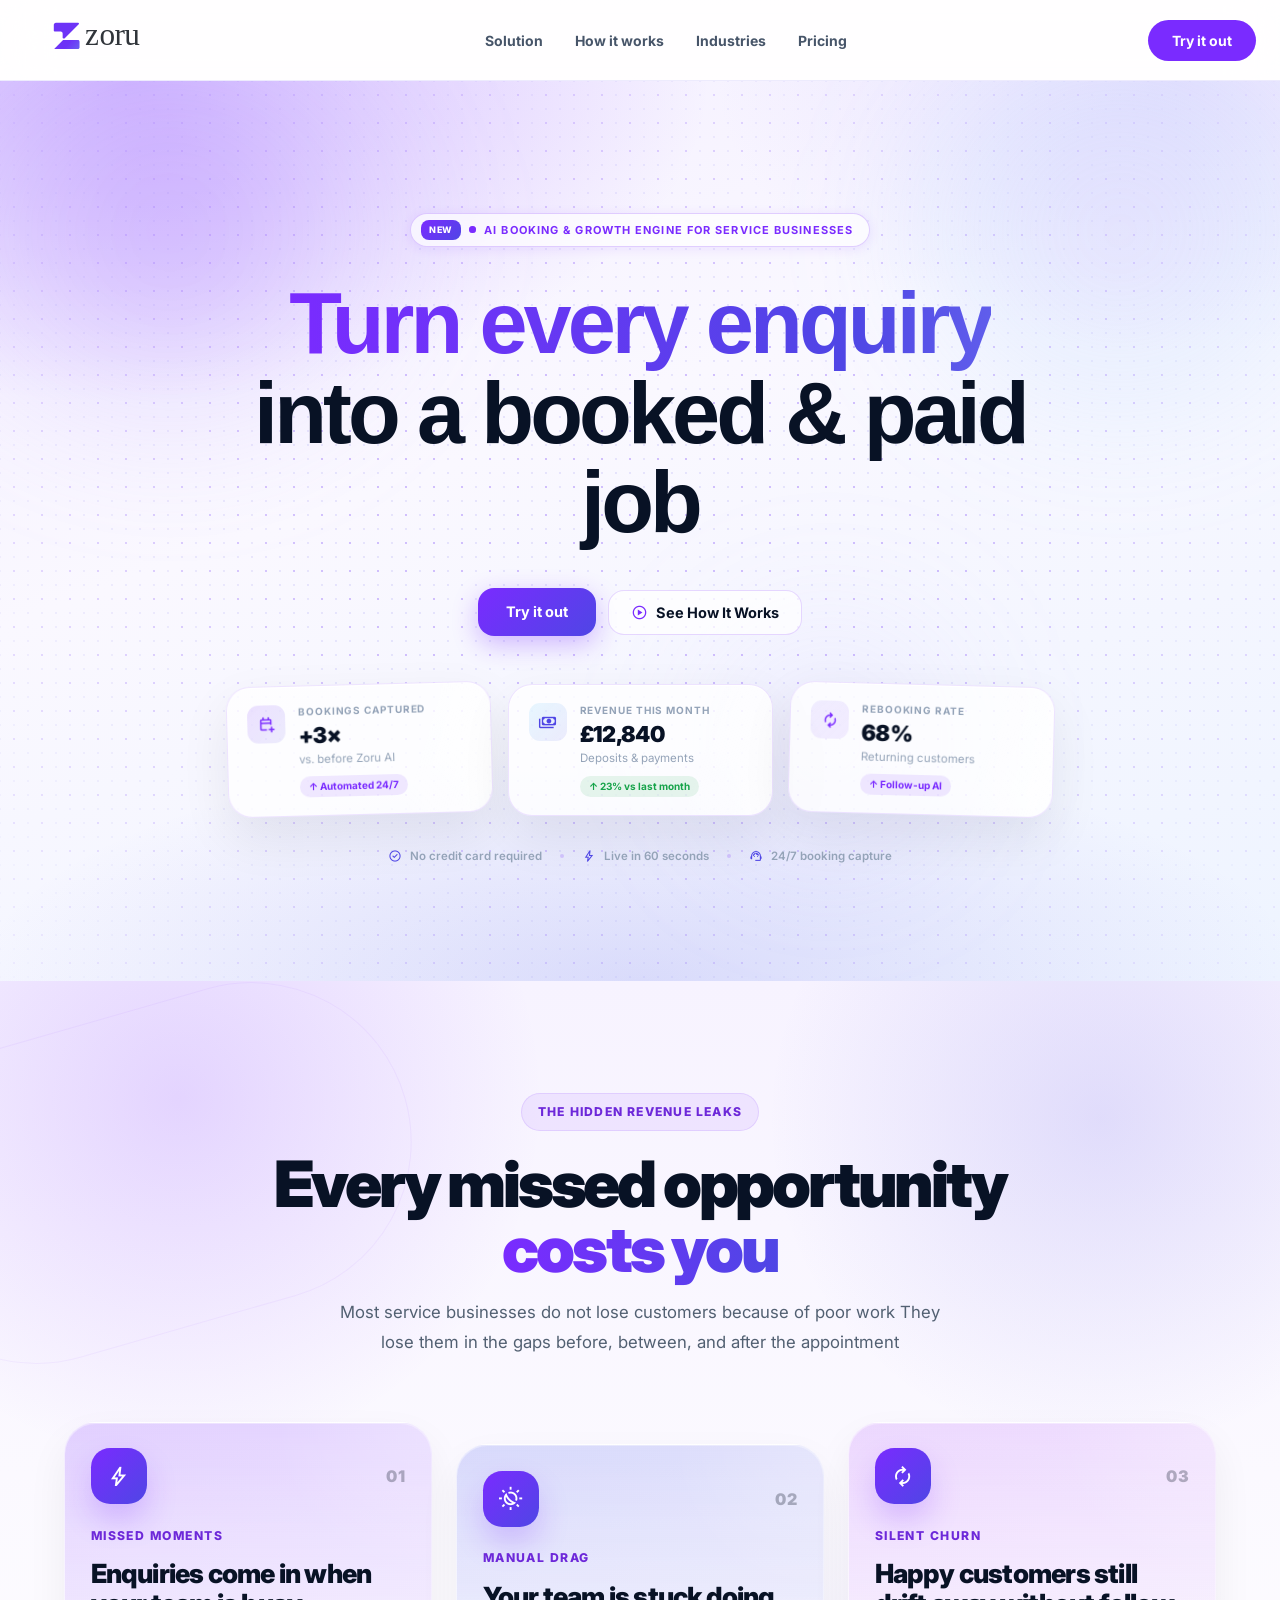
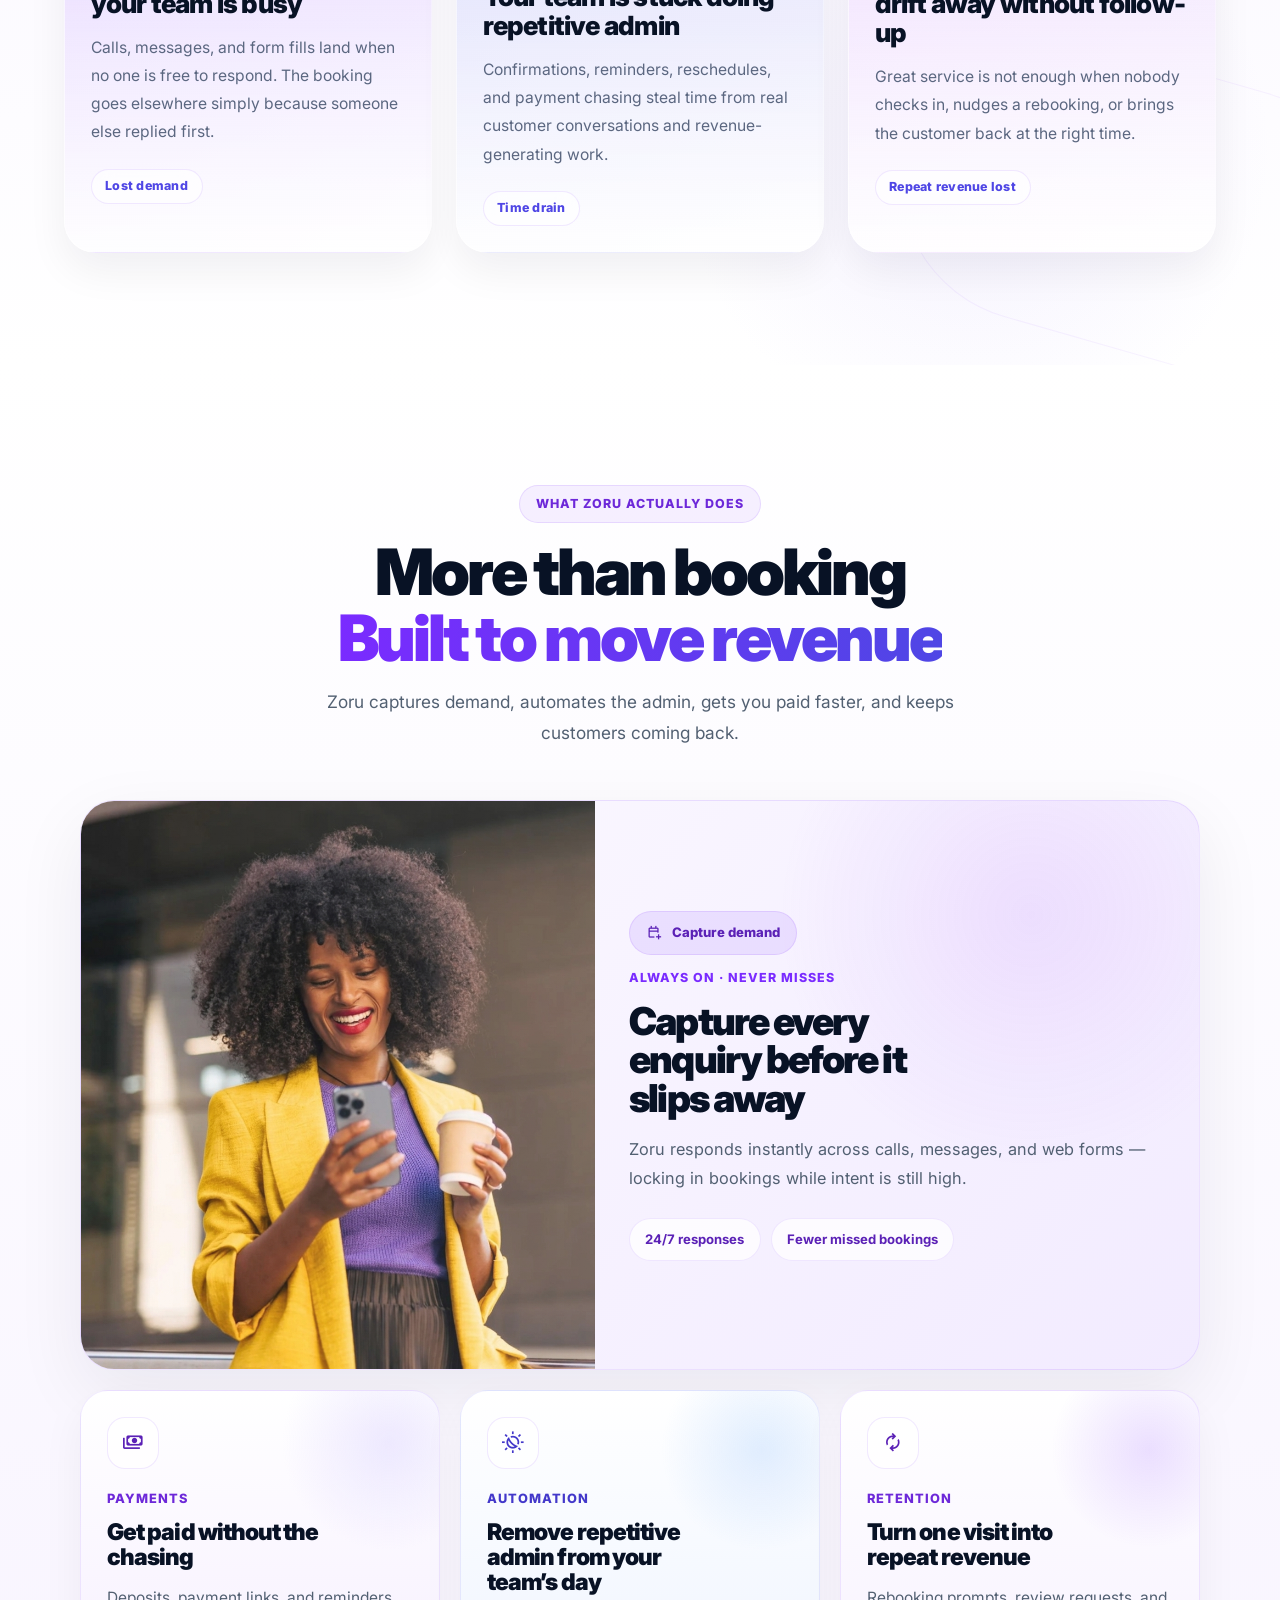
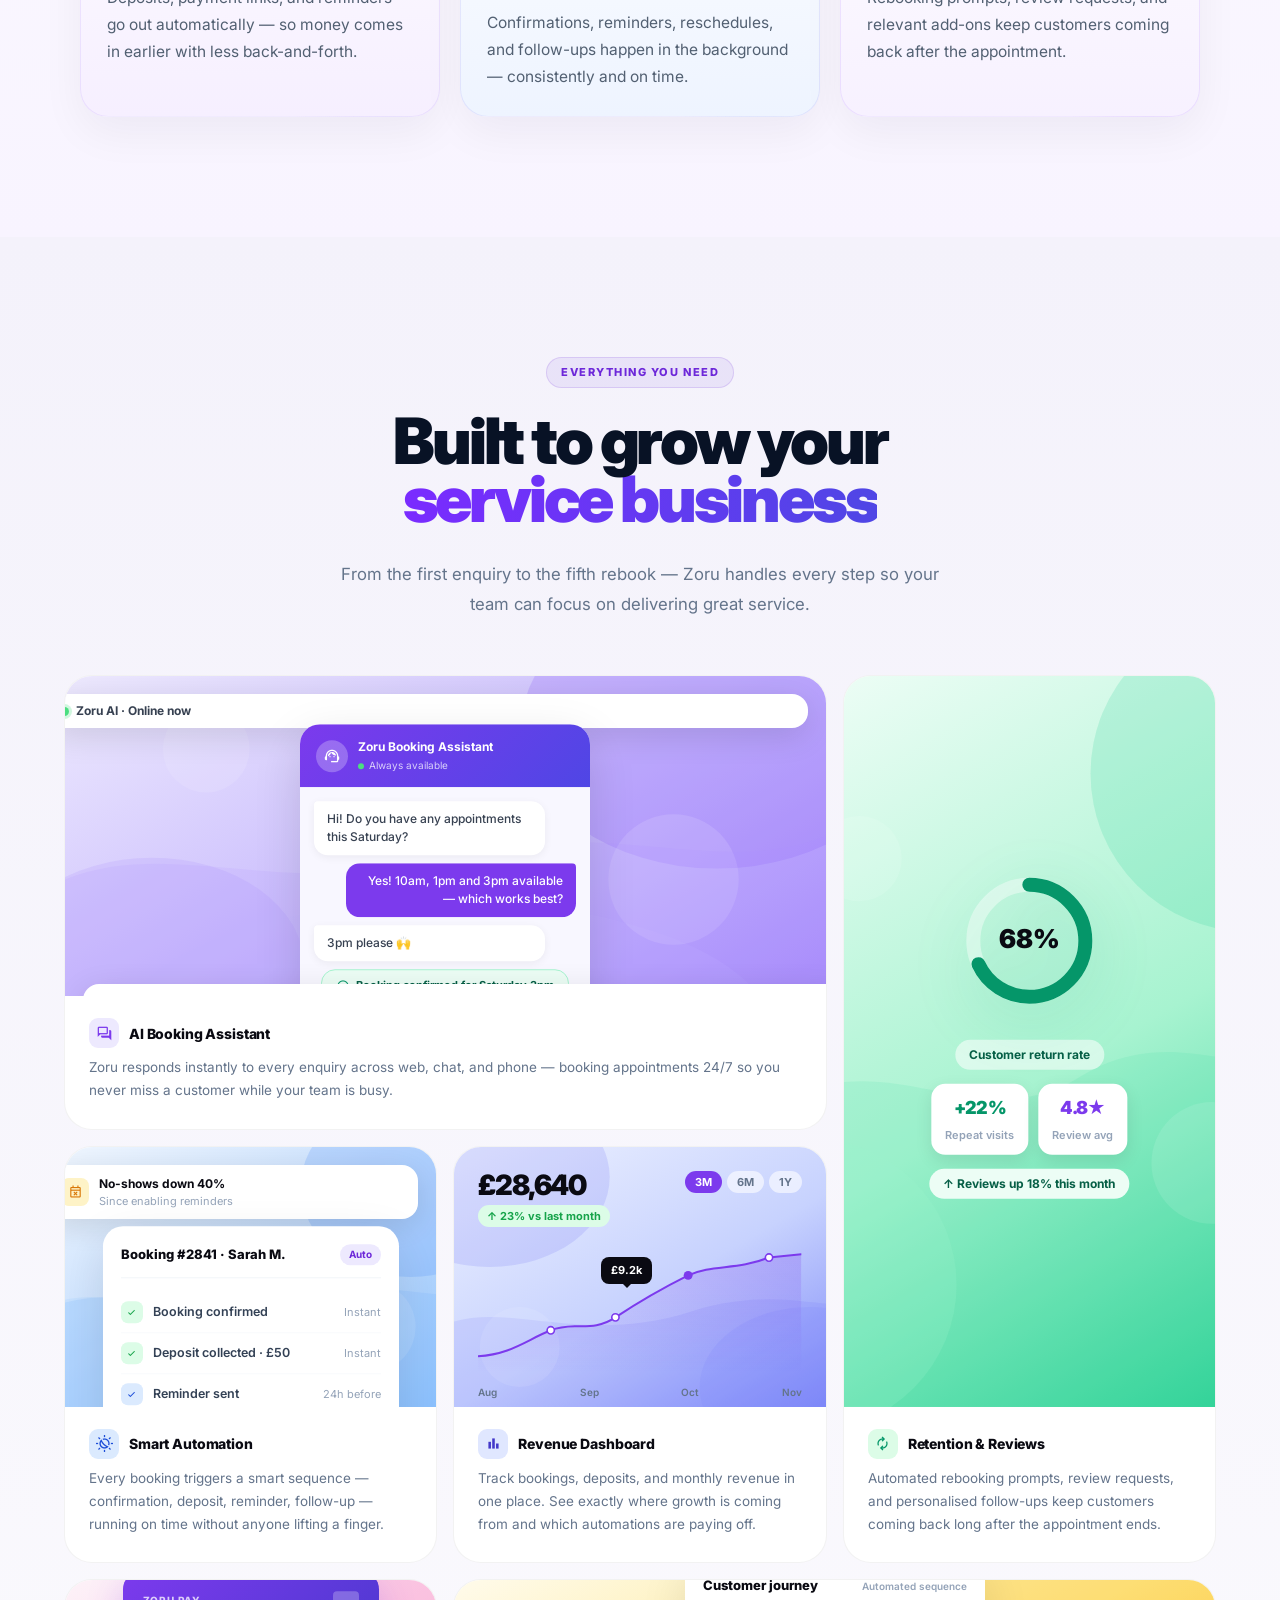
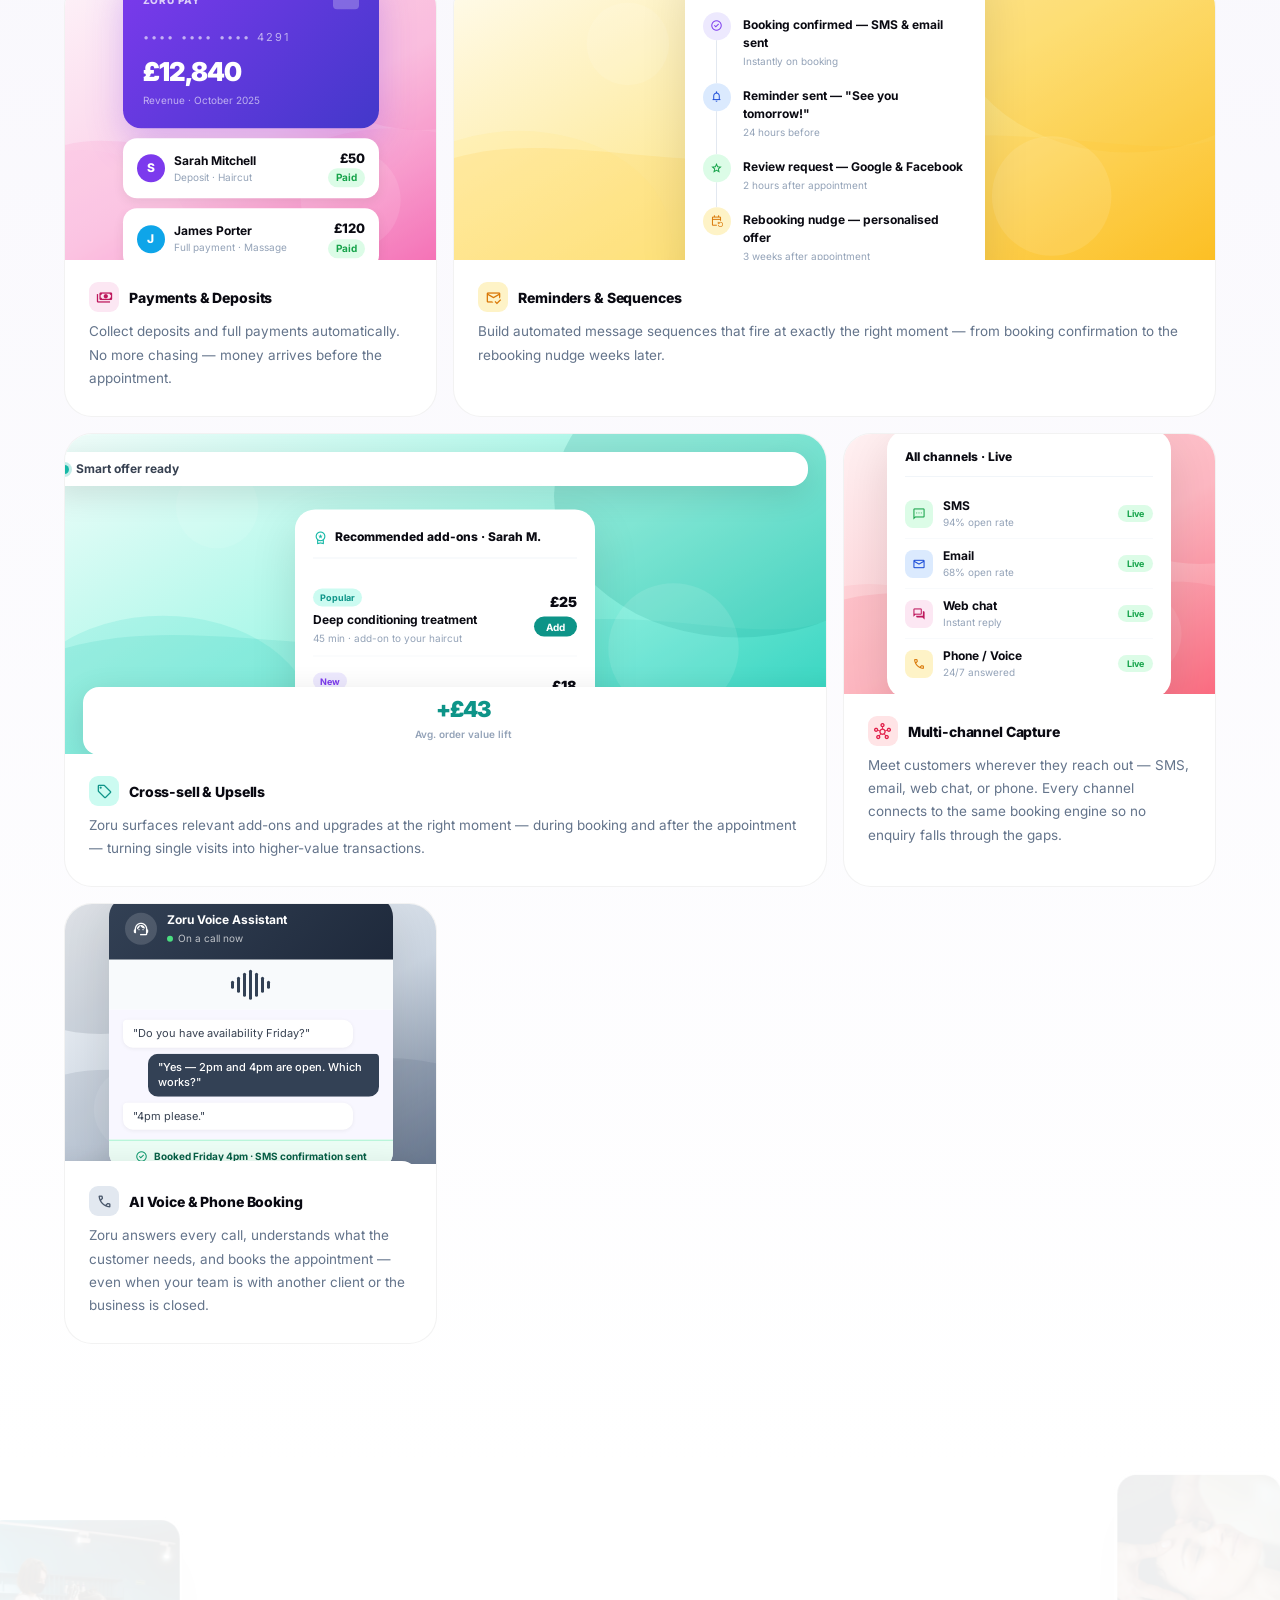
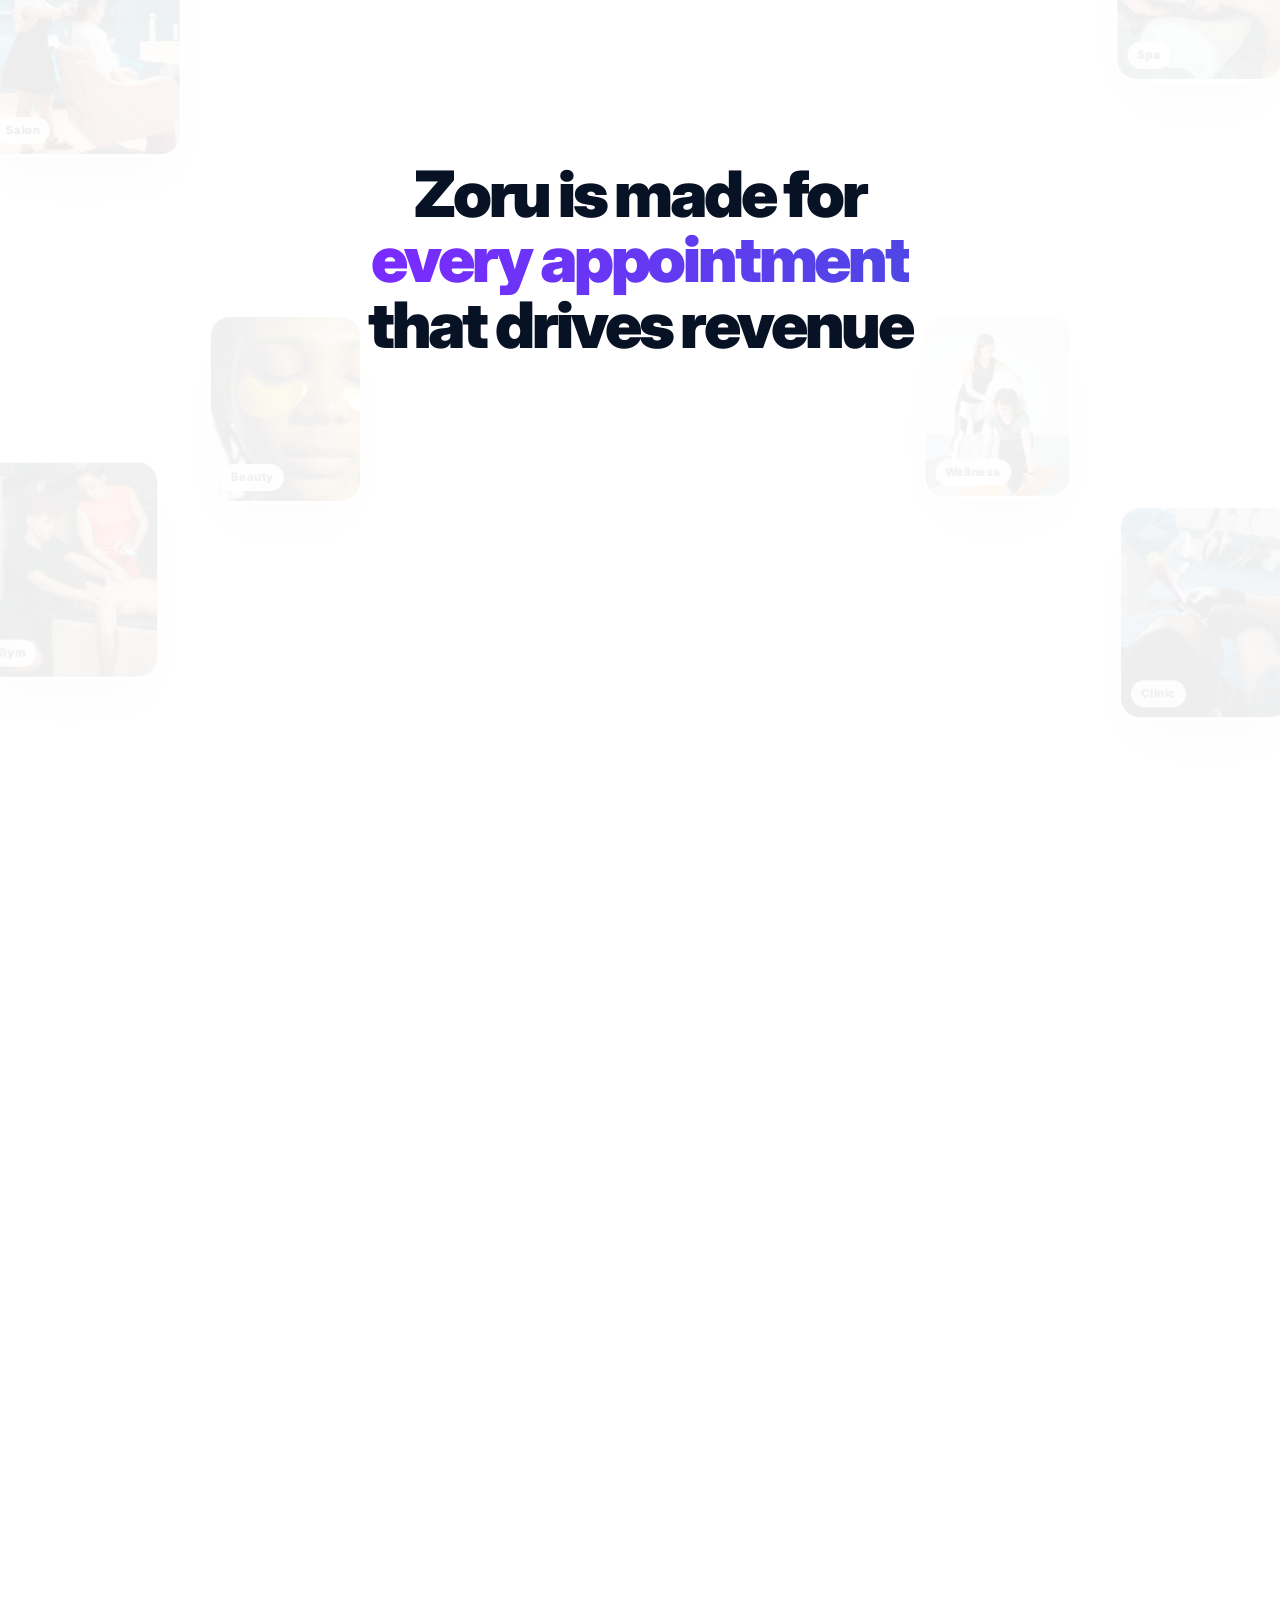
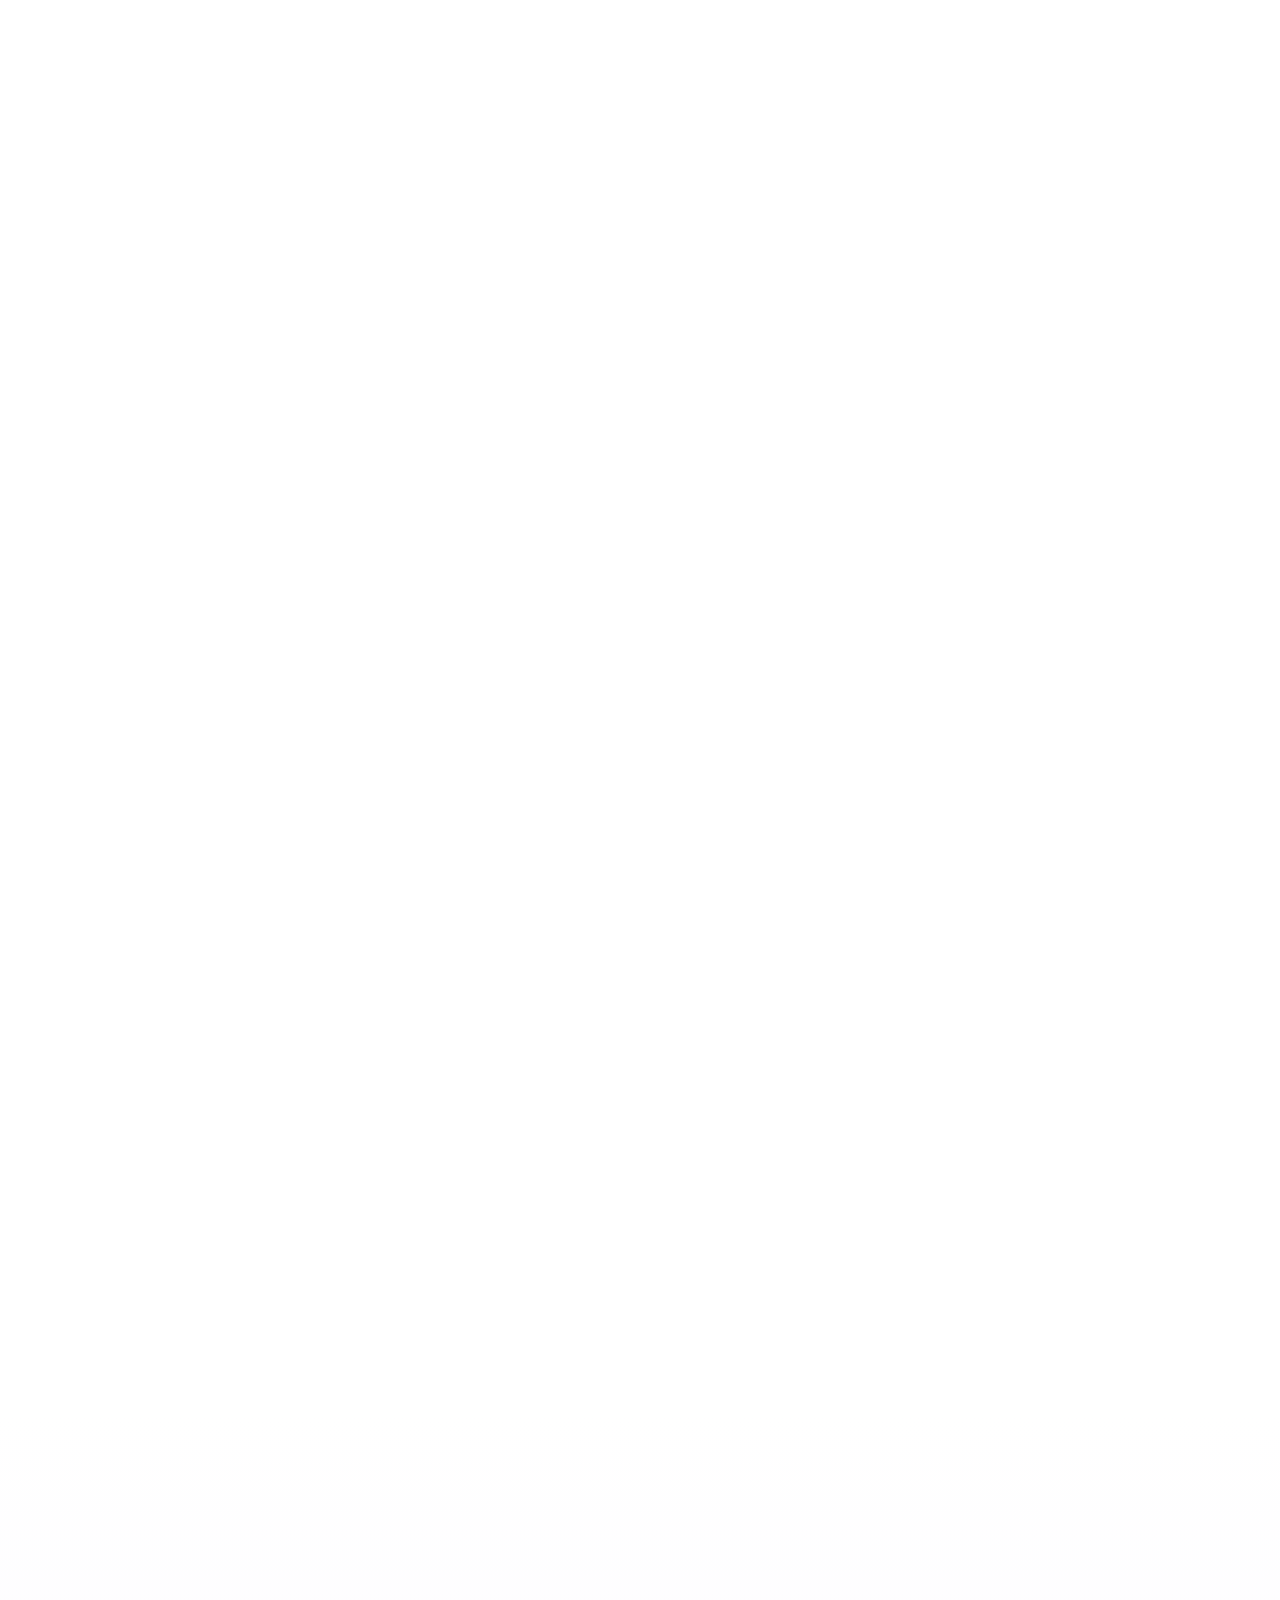
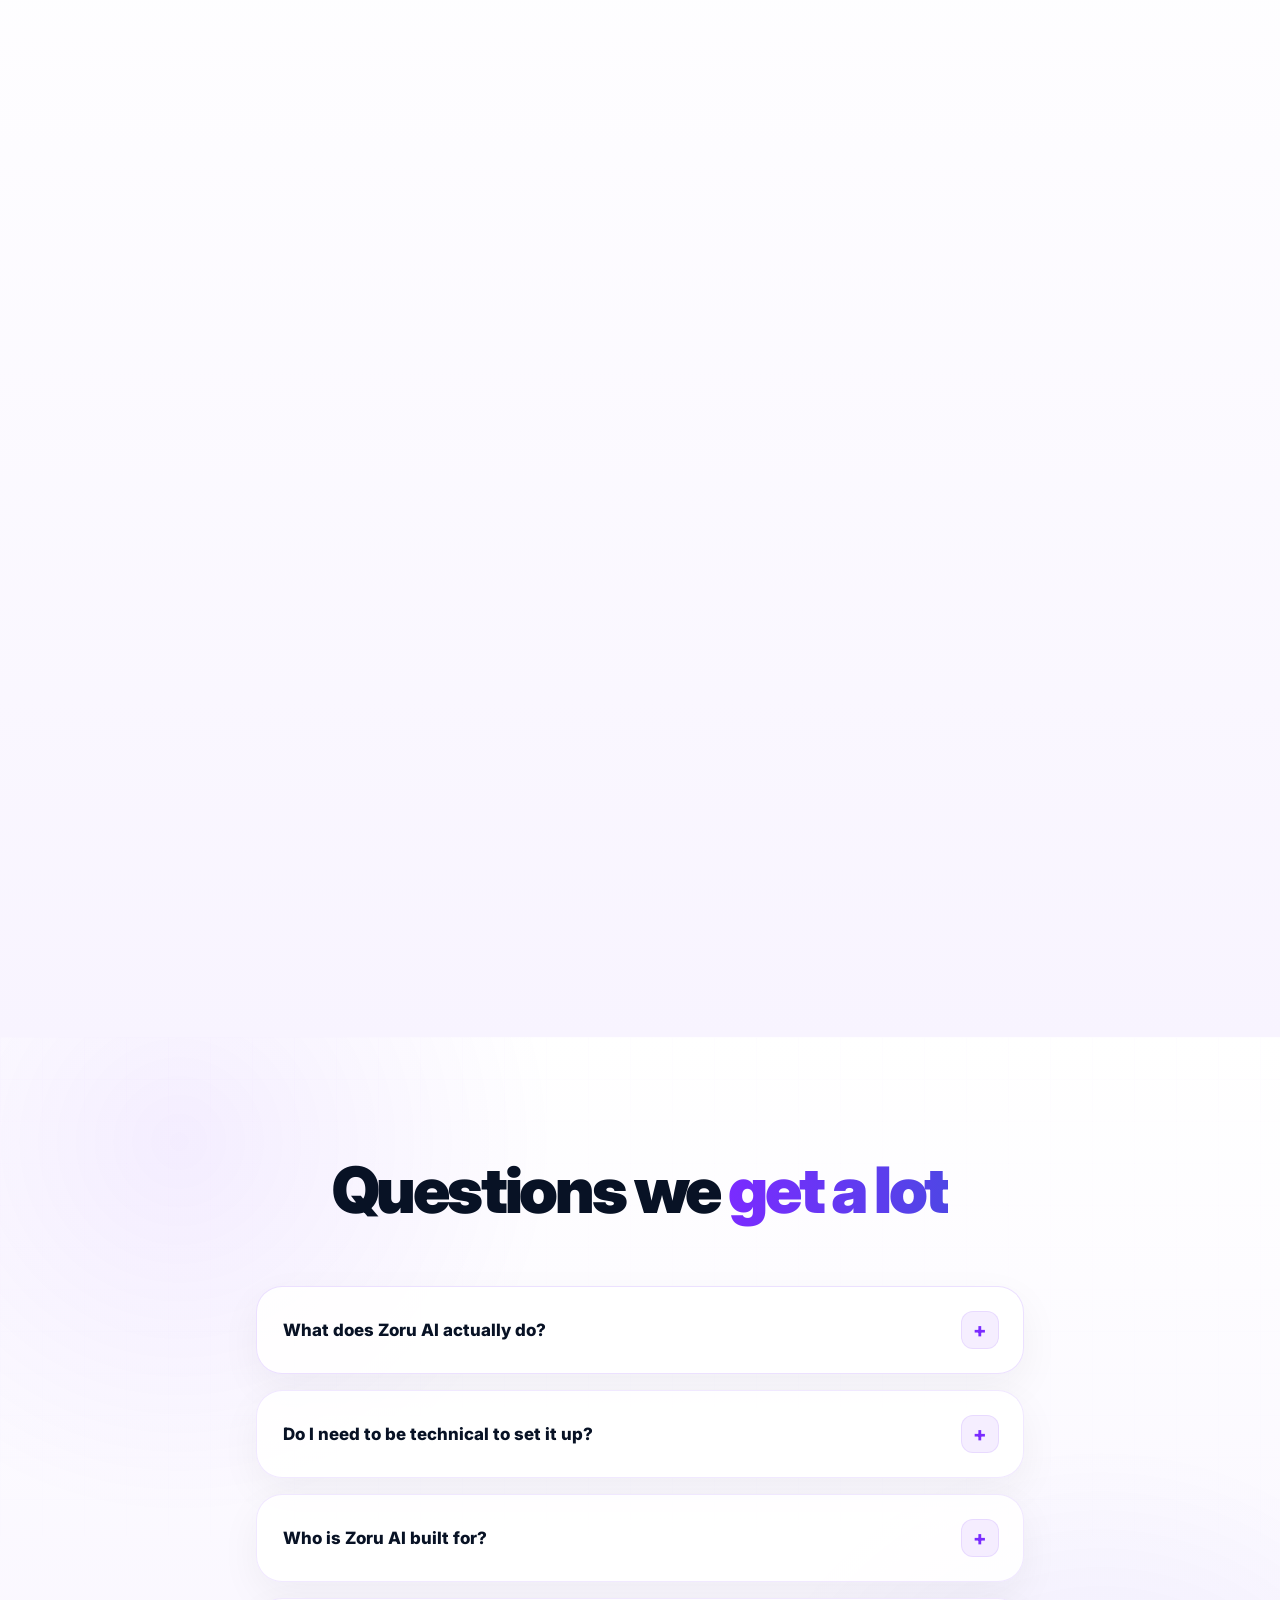
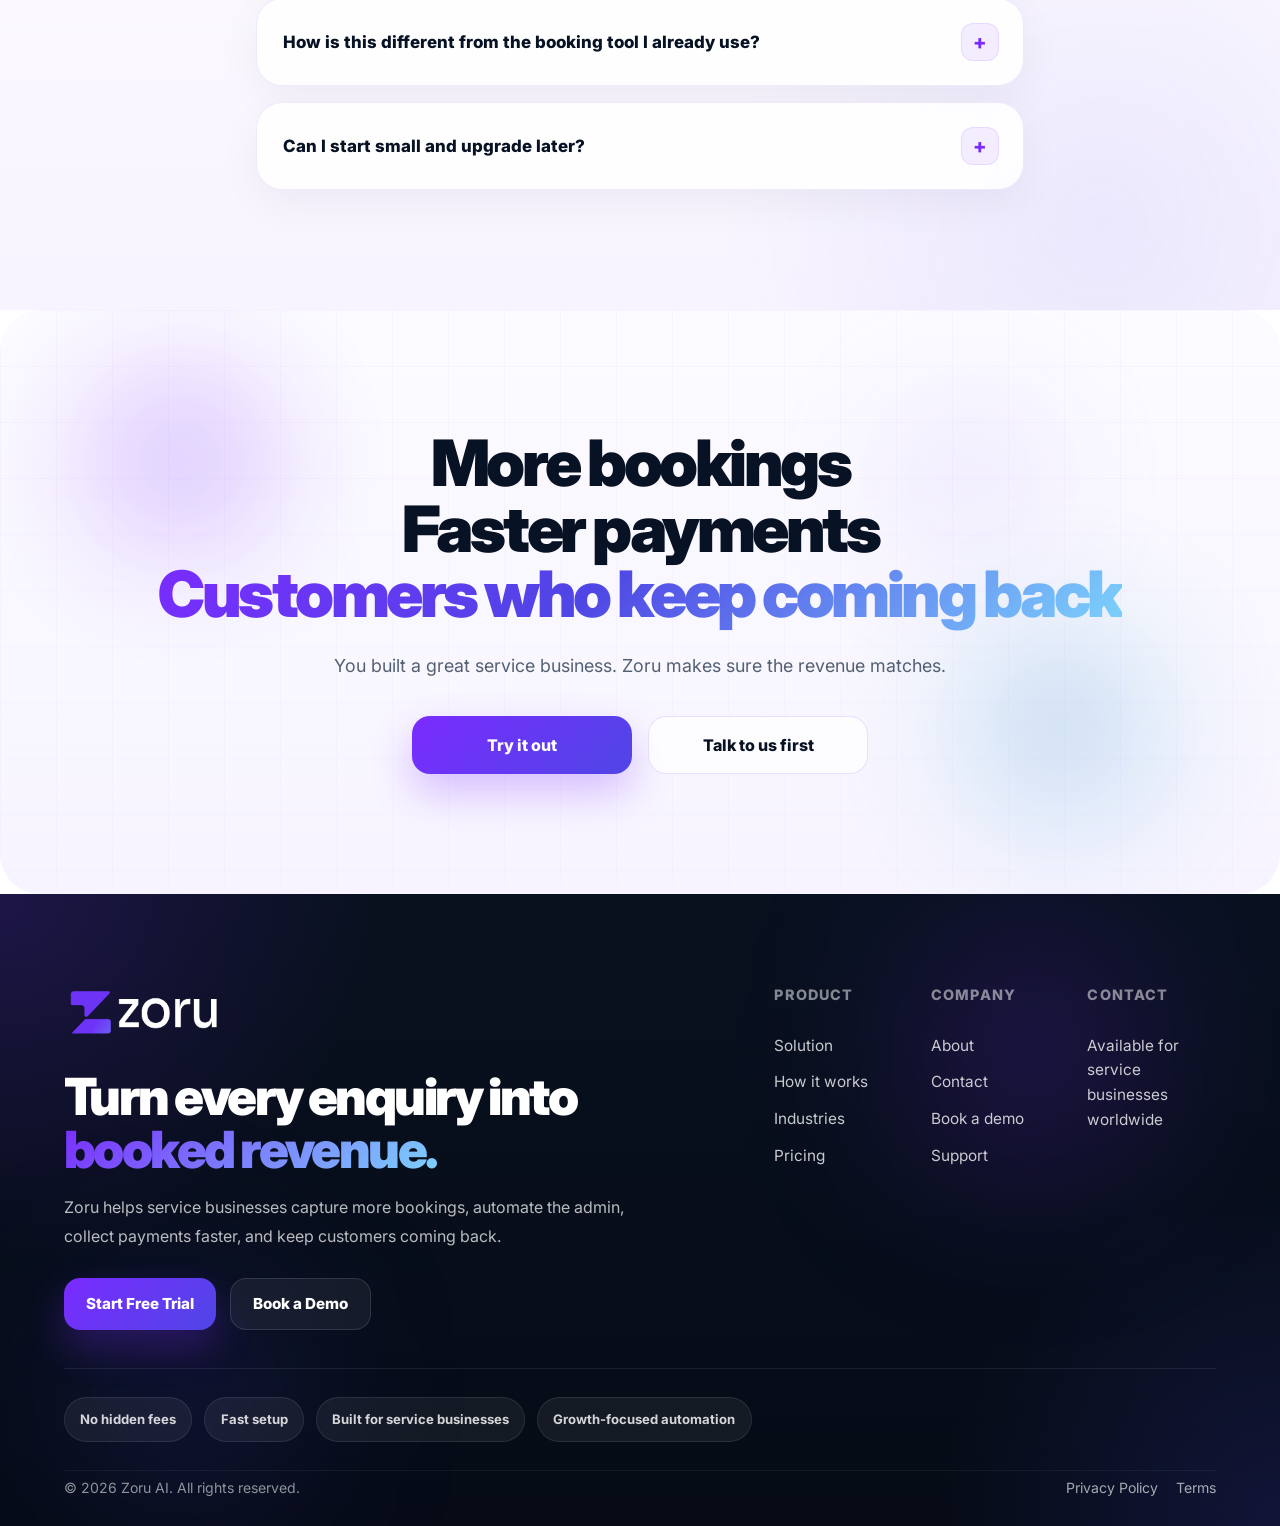
<file: index.html>
<!DOCTYPE html>
<html lang="en">
<head>
  <meta charset="utf-8"/>
  <meta content="width=device-width, initial-scale=1.0" name="viewport"/>
  <title>Zoru AI — The AI booking and growth engine for service businesses</title>
  <link rel="stylesheet" href="assets/css/styles.css"/>
  <link href="https://fonts.googleapis.com/css2?family=Inter:wght@300;400;500;600;700;800;900&family=Space+Grotesk:wght@500;600;700&display=swap" rel="stylesheet"/>
  <link href="https://fonts.googleapis.com/css2?family=Material+Symbols+Outlined:wght,FILL@100..700,0..1&display=swap" rel="stylesheet"/>
  <link href="https://api.fontshare.com/v2/css?f[]=clash-display@400,500,600,700&display=swap" rel="stylesheet"/>
  <link href="https://api.fontshare.com/v2/css?f[]=cabinet-grotesk@400,500,700,800,900&display=swap" rel="stylesheet"/>
  <link href="https://api.fontshare.com/v2/css?f[]=satoshi@400,500,700,900&display=swap" rel="stylesheet"/>
</head>
<body>

<header class="nav">
  <div class="nav__inner">
    <div class="nav__brand">
  <img src="assets/img/grey-logo.svg" alt="Zoru AI Logo" class="nav__logo">
</div>
    <nav class="nav__links">
      <a href="#solution">Solution</a>
      <a href="#how-it-works">How it works</a>
      <a href="#industries">Industries</a>
      <a href="#pricing">Pricing</a>
    </nav>
    <div class="nav__actions">
     
      <a href="https://area51businessonboarding.z8.web.core.windows.net" class="nav__cta">Try it out</a>
    </div>
  </div>
</header>

<main>

  <!-- ── HERO ────────────────────────────────────────────────── -->
  <section class="hero">
    <div class="hero__gradient-wash"></div>
    <div class="hero__blob hero__blob--1"></div>
    <div class="hero__blob hero__blob--2"></div>
    <div class="hero__blob hero__blob--3"></div>
    <div class="hero__dots"></div>

    <div class="hero__inner">
      <div class="hero__eyebrow">
        <span class="hero__eyebrow-new">New</span>
        <span class="hero__ping">
          <span class="hero__ping-outer"></span>
          <span class="hero__ping-inner"></span>
        </span>
        AI booking &amp; growth engine for service businesses
      </div>

      <h1 class="hero__title hero__title--satoshi">
        <span class="hero__title-gradient">Turn every enquiry</span><br>
        into a booked &amp; paid job
      </h1>

      <!-- <div class="hero__desc-row">
        <p class="hero__description">
          Zoru AI handles bookings, reminders, payments and follow-up across
          chat, phone and web so your team focuses on delivering great service.
        </p>
        <div class="hero__stats">
          <div class="hero__stat">
            <div class="hero__stat-num">3×</div>
            <div class="hero__stat-label">More bookings<br>captured</div>
          </div>
          <div class="hero__stat">
            <div class="hero__stat-num">24/7</div>
            <div class="hero__stat-label">Always on,<br>never misses</div>
          </div>
        </div>
      </div> -->

      <div class="hero__buttons">
        <a href="https://area51businessonboarding.z8.web.core.windows.net" class="hero__btn-primary" target="_blank" rel="noopener noreferrer">Try it out</a>
        <button class="hero__btn-secondary">
          <span class="material-symbols-outlined">play_circle</span>
          See How It Works
        </button>
      </div>
    </div>

    <div class="hero__cards">
      <div class="hero__mcard hero__mcard--1">
        <div class="hero__mcard-icon hero__mcard-icon--purple">
          <span class="material-symbols-outlined">calendar_add_on</span>
        </div>
        <div class="hero__mcard-body">
          <div class="hero__mcard-label">Bookings captured</div>
          <div class="hero__mcard-value">+3×</div>
          <div class="hero__mcard-sub">vs. before Zoru AI</div>
          <span class="hero__mcard-badge hero__mcard-badge--purple">↑ Automated 24/7</span>
        </div>
      </div>

      <div class="hero__mcard hero__mcard--2">
        <div class="hero__mcard-icon hero__mcard-icon--teal">
          <span class="material-symbols-outlined">payments</span>
        </div>
        <div class="hero__mcard-body">
          <div class="hero__mcard-label">Revenue this month</div>
          <div class="hero__mcard-value">£12,840</div>
          <div class="hero__mcard-sub">Deposits &amp; payments</div>
          <span class="hero__mcard-badge hero__mcard-badge--green">↑ 23% vs last month</span>
        </div>
      </div>

      <div class="hero__mcard hero__mcard--3">
        <div class="hero__mcard-icon hero__mcard-icon--pink">
          <span class="material-symbols-outlined">autorenew</span>
        </div>
        <div class="hero__mcard-body">
          <div class="hero__mcard-label">Rebooking rate</div>
          <div class="hero__mcard-value">68%</div>
          <div class="hero__mcard-sub">Returning customers</div>
          <span class="hero__mcard-badge hero__mcard-badge--purple">↑ Follow-up AI</span>
        </div>
      </div>
    </div>

    <div class="hero__trust">
      <div class="hero__trust-item">
        <span class="material-symbols-outlined">check_circle</span>
        No credit card required
      </div>
      <div class="hero__trust-dot"></div>
      <div class="hero__trust-item">
        <span class="material-symbols-outlined">bolt</span>
        Live in 60 seconds
      </div>
      <div class="hero__trust-dot"></div>
      <div class="hero__trust-item">
        <span class="material-symbols-outlined">support_agent</span>
        24/7 booking capture
      </div>
    </div>
  </section>


  
<section class="problem-premium" id="problem">
  <div class="problem-premium__bg" aria-hidden="true"></div>
  <div class="container">
    <div class="problem-premium__header">
      <span class="problem-premium__eyebrow">The hidden revenue leaks</span>
      <h2 class="problem-premium__title">
        Every missed opportunity <span class="hl">costs you</span>
      </h2>
      <p class="problem-premium__subtitle">
        Most service businesses do not lose customers because of poor work
        They lose them in the gaps before, between, and after the appointment
      </p>
    </div>

    <div class="problem-premium__grid">
      <article class="problem-premium__card problem-premium__card--missed">
        <div class="problem-premium__top">
          <div class="problem-premium__icon">
            <span class="material-symbols-outlined">bolt</span>
          </div>
          <div class="problem-premium__number">01</div>
        </div>

        <span class="problem-premium__label">Missed moments</span>
        <h3>Enquiries come in when your team is busy</h3>
        <p>
          Calls, messages, and form fills land when no one is free to respond.
          The booking goes elsewhere simply because someone else replied first.
        </p>

        <div class="problem-premium__pill">Lost demand</div>
      </article>

      <article class="problem-premium__card problem-premium__card--admin">
        <div class="problem-premium__top">
          <div class="problem-premium__icon">
            <span class="material-symbols-outlined">routine</span>
          </div>
          <div class="problem-premium__number">02</div>
        </div>

        <span class="problem-premium__label">Manual drag</span>
        <h3>Your team is stuck doing repetitive admin</h3>
        <p>
          Confirmations, reminders, reschedules, and payment chasing steal time
          from real customer conversations and revenue-generating work.
        </p>

        <div class="problem-premium__pill">Time drain</div>
      </article>

      <article class="problem-premium__card problem-premium__card--churn">
        <div class="problem-premium__top">
          <div class="problem-premium__icon">
            <span class="material-symbols-outlined">autorenew</span>
          </div>
          <div class="problem-premium__number">03</div>
        </div>

        <span class="problem-premium__label">Silent churn</span>
        <h3>Happy customers still drift away without follow-up</h3>
        <p>
          Great service is not enough when nobody checks in, nudges a rebooking,
          or brings the customer back at the right time.
        </p>

        <div class="problem-premium__pill">Repeat revenue lost</div>
      </article>
    </div>
  </div>
</section>
  
<!-- <section class="problem-story">
  <div class="problem-story__mesh"  aria-hidden="true"></div>
  <div class="problem-story__veil"  aria-hidden="true"></div>

  <div class="container">
    <div class="problem-story__header">
      
      <span class="problem-story__eyebrow">The hidden revenue leaks</span>
      <h2 class="problem-story__title">
        Every missed opportunity costs you.
      </h2>
      <p class="problem-story__subtitle">
        Most service businesses don't lose customers because of poor work.
        They lose them in the gaps before, between, and after the appointment.
      </p>
    </div>

    <div class="problem-story__blocks">
      <article class="problem-block">
        <div class="problem-block__stat"><span>01</span></div>
        <div class="problem-block__content">
          <span class="problem-block__label">Missed moments</span>
          <h3>Enquiries come in when your team is busy and that revenue disappears fast</h3>
          <p>A customer calls after hours. A message lands during a rush. A form is submitted on a weekend. No one gets back in time, so the booking goes elsewhere. Not because they chose a better business because someone replied first.</p>
        </div>
      </article>
      <article class="problem-block">
        <div class="problem-block__stat"><span>02</span></div>
        <div class="problem-block__content">
          <span class="problem-block__label">Manual drag</span>
          <h3>Your team is stuck doing repetitive admin instead of revenue generating work</h3>
          <p>Confirmations, reminders, reschedules, payment chasing none of it is hard, but all of it takes time. That constant admin load slows your team down and creates friction in the customer experience.</p>
        </div>
      </article>
      <article class="problem-block">
        <div class="problem-block__stat"><span>03</span></div>
        <div class="problem-block__content">
          <span class="problem-block__label">Silent churn</span>
          <h3>Even happy customers drift away when nobody follows up</h3>
          <p>The appointment goes well. The customer leaves happy. Then nothing happens. No check-in, no rebooking reminder, no relevant offer. Over time, that customer forgets, and another business takes the next booking.</p>
        </div>
      </article>
    </div>
  </div>
</section> -->
<!-- ═══════════════════════════════════════════════════════════
     FIND your existing:
       <section class="zoru-features" id="features">
     DELETE everything from that opening tag to its </section>
     PASTE this entire block in its place
════════════════════════════════════════════════════════════ -->
<section class="value-bento value-bento--editorial" id="solution">
  <div class="container">
    <div class="value-bento__header reveal-up">
      <span class="value-bento__eyebrow">What Zoru actually does</span>
      <h2 class="problem-premium__title">
        More than booking<br>
        <span>Built to move revenue</span>
      </h2>
      <p class="value-bento__subtitle">
        Zoru captures demand, automates the admin, gets you paid faster,
        and keeps customers coming back.
      </p>
    </div>

    <div class="value-bento__editorial-grid">

      <!-- TOP HERO CARD -->
      <article class="value-bento__hero-card reveal-up">
        <div class="value-bento__hero-media">
          <img src="assets/img/women-phone.png" alt="Person using phone with Zoru AI" />
        </div>

        <div class="value-bento__hero-content">
          <div class="value-bento__badge">
            <span class="material-symbols-outlined">calendar_add_on</span>
            Capture demand
          </div>

          <div class="value-bento__eyeline">Always on · Never misses</div>

          <h3>Capture every enquiry before it slips away</h3>

          <p>
            Zoru responds instantly across calls, messages, and web forms —
            locking in bookings while intent is still high.
          </p>

          <div class="value-bento__hero-pills">
            <span>24/7 responses</span>
            <span>Fewer missed bookings</span>
          </div>
        </div>
      </article>

      <!-- BOTTOM CARDS -->
      <article class="value-bento__mini-card value-bento__mini-card--payments reveal-up">
        <div class="value-bento__mini-icon">
          <span class="material-symbols-outlined">payments</span>
        </div>
        <span class="value-bento__mini-label">Payments</span>
        <h4>Get paid without the chasing</h4>
        <p>
          Deposits, payment links, and reminders go out automatically —
          so money comes in earlier with less back-and-forth.
        </p>
      </article>

      <article class="value-bento__mini-card value-bento__mini-card--automation reveal-up">
        <div class="value-bento__mini-icon">
          <span class="material-symbols-outlined">routine</span>
        </div>
        <span class="value-bento__mini-label">Automation</span>
        <h4>Remove repetitive admin from your team’s day</h4>
        <p>
          Confirmations, reminders, reschedules, and follow-ups happen in the
          background — consistently and on time.
        </p>
      </article>

      <article class="value-bento__mini-card value-bento__mini-card--retention reveal-up">
        <div class="value-bento__mini-icon">
          <span class="material-symbols-outlined">autorenew</span>
        </div>
        <span class="value-bento__mini-label">Retention</span>
        <h4>Turn one visit into repeat revenue</h4>
        <p>
          Rebooking prompts, review requests, and relevant add-ons keep customers
          coming back after the appointment.
        </p>
      </article>

    </div>
  </div>
</section>
<section class="zf2" id="features">
  <div class="container">

    <div class="zf2__header reveal-up">
  <span class="zf2__eye">Everything you need</span>
  <h2 style="font-size:clamp(2.4rem,5vw,4.25rem);line-height:1.15;letter-spacing:-0.05em;font-weight:900;margin-bottom:1rem;-webkit-text-fill-color:#081225;color:#081225;background:none;">
    Built to grow your
  </h2>
  <h2 style="font-size:clamp(2.4rem,5vw,4.25rem);line-height:1.15;letter-spacing:-0.05em;font-weight:900;margin-top:-0.5em;margin-bottom:1rem;background:linear-gradient(90deg,#7A2BFF 0%,#4F46E5 100%);-webkit-background-clip:text;-webkit-text-fill-color:transparent;background-clip:text;display:inline-block;padding-bottom:0.12em;">
    service business
  </h2>
  <p class="zf2__sub">From the first enquiry to the fifth rebook — Zoru handles every step so your team can focus on delivering great service.</p>
</div>

    <div class="zf2__grid">

      <!-- ① AI BOOKING CHAT — wide -->
      <article class="zf2-card zf2-card--wide reveal-up">
        <div class="zf2-card__vis zf2-vis--purple">

          <!-- Decorative illustration -->
          <svg class="zf2-deco" viewBox="0 0 700 320" xmlns="http://www.w3.org/2000/svg" preserveAspectRatio="xMidYMid slice">
            <ellipse cx="600" cy="60" rx="180" ry="130" fill="rgba(139,92,246,0.22)" />
            <ellipse cx="80" cy="280" rx="140" ry="100" fill="rgba(167,139,250,0.18)" />
            <ellipse cx="350" cy="340" rx="300" ry="120" fill="rgba(196,181,253,0.15)" />
            <circle cx="560" cy="200" r="60" fill="rgba(255,255,255,0.12)" />
            <circle cx="130" cy="80" r="40" fill="rgba(255,255,255,0.10)" />
            <path d="M0,200 C100,160 200,220 350,180 C500,140 600,200 700,160 L700,320 L0,320Z" fill="rgba(167,139,250,0.13)"/>
          </svg>

          <div class="zf2-fc zf2-badge-live">
            <span class="zf2-live-dot"></span>
            Zoru AI · Online now
          </div>

          <div class="zf2-chat-wrap">
            <div class="zf2-chat-win">
              <div class="zf2-chat-top">
                <div class="zf2-chat-avatar">
                  <span class="material-symbols-outlined">support_agent</span>
                </div>
                <div class="zf2-chat-meta">
                  <div class="zf2-chat-name">Zoru Booking Assistant</div>
                  <div class="zf2-chat-status">
                    <span class="zf2-chat-online"></span>Always available
                  </div>
                </div>
              </div>
              <div class="zf2-chat-msgs">
                <div class="zf2-b zf2-b--in">Hi! Do you have any appointments this Saturday?</div>
                <div class="zf2-b zf2-b--out">Yes! 10am, 1pm and 3pm available — which works best?</div>
                <div class="zf2-b zf2-b--in">3pm please 🙌</div>
                <div class="zf2-b zf2-b--confirm">
                  <span class="material-symbols-outlined">check_circle</span>
                  Booking confirmed for Saturday 3pm
                </div>
              </div>
            </div>
          </div>

          <div class="zf2-fc zf2-chat-stat">
            <strong>+34%</strong>
            <span>More bookings captured</span>
          </div>

        </div>
        <div class="zf2-card__body">
          <div class="zf2-card__icon-row">
            <div class="zf2-icon zf2-icon--purple">
              <span class="material-symbols-outlined">forum</span>
            </div>
            <span class="zf2-card__name">AI Booking Assistant</span>
          </div>
          <p class="zf2-card__desc">Zoru responds instantly to every enquiry across web, chat, and phone — booking appointments 24/7 so you never miss a customer while your team is busy.</p>
        </div>
      </article>

      <!-- ② RETENTION RING — tall, animated -->
      <article class="zf2-card zf2-card--tall reveal-up" id="zf2-card-ring">
        <div class="zf2-card__vis zf2-vis--green">

          <!-- Decorative illustration -->
          <svg class="zf2-deco" viewBox="0 0 400 600" xmlns="http://www.w3.org/2000/svg" preserveAspectRatio="xMidYMid slice">
            <ellipse cx="380" cy="80" rx="130" ry="130" fill="rgba(52,211,153,0.20)" />
            <ellipse cx="20" cy="500" rx="120" ry="120" fill="rgba(167,243,208,0.22)" />
            <path d="M0,350 C80,300 160,380 240,330 C320,280 380,340 400,300 L400,600 L0,600Z" fill="rgba(52,211,153,0.12)"/>
            <circle cx="350" cy="400" r="50" fill="rgba(255,255,255,0.10)" />
            <circle cx="60" cy="150" r="35" fill="rgba(255,255,255,0.10)" />
          </svg>

          <div class="zf2-ret-wrap">

            <svg class="zf2-ring-svg" width="170" height="170" viewBox="0 0 170 170">
              <circle id="zf2-ring-track" cx="85" cy="85" r="56"
                fill="none" stroke="rgba(255,255,255,0.4)" stroke-width="14"/>
              <circle id="zf2-ring-fill"  cx="85" cy="85" r="56"
                fill="none" stroke="#059669" stroke-width="14"
                stroke-linecap="round"
                stroke-dasharray="352"
                stroke-dashoffset="352"
                transform="rotate(-90 85 85)"/>
              <text id="zf2-ring-pct" x="85" y="85"
                text-anchor="middle" dominant-baseline="middle"
                style="font-size:26px;font-weight:900;fill:#0a0a12;font-family:Inter,sans-serif">0%</text>
            </svg>

            <p class="zf2-ret-label">Customer return rate</p>

            <div class="zf2-ret-cards">
              <div class="zf2-ret-card zf2-ret-card--g">
                <strong>+22%</strong><span>Repeat visits</span>
              </div>
              <div class="zf2-ret-card zf2-ret-card--p">
                <strong>4.8★</strong><span>Review avg</span>
              </div>
            </div>

            <div class="zf2-ret-pill">↑ Reviews up 18% this month</div>

          </div>
        </div>
        <div class="zf2-card__body">
          <div class="zf2-card__icon-row">
            <div class="zf2-icon zf2-icon--green">
              <span class="material-symbols-outlined">autorenew</span>
            </div>
            <span class="zf2-card__name">Retention &amp; Reviews</span>
          </div>
          <p class="zf2-card__desc">Automated rebooking prompts, review requests, and personalised follow-ups keep customers coming back long after the appointment ends.</p>
        </div>
      </article>

      <!-- ③ AUTOMATION CHECKLIST — half -->
      <article class="zf2-card zf2-card--half reveal-up">
        <div class="zf2-card__vis zf2-vis--blue">

          <!-- Decorative illustration -->
          <svg class="zf2-deco" viewBox="0 0 400 260" xmlns="http://www.w3.org/2000/svg" preserveAspectRatio="xMidYMid slice">
            <ellipse cx="360" cy="40" rx="110" ry="90" fill="rgba(59,130,246,0.18)" />
            <ellipse cx="40" cy="230" rx="100" ry="80" fill="rgba(147,197,253,0.20)" />
            <path d="M0,160 C80,130 160,180 280,150 C350,130 400,160 400,140 L400,260 L0,260Z" fill="rgba(96,165,250,0.14)"/>
            <circle cx="320" cy="180" r="45" fill="rgba(255,255,255,0.10)" />
          </svg>

          <div class="zf2-fc zf2-noshow-badge">
            <div class="zf2-noshow-icon">
              <span class="material-symbols-outlined">event_busy</span>
            </div>
            <div>
              <div class="zf2-noshow-t1">No-shows down 40%</div>
              <div class="zf2-noshow-t2">Since enabling reminders</div>
            </div>
          </div>

          <div class="zf2-auto-wrap">
            <div class="zf2-auto-win">
              <div class="zf2-auto-hdr">
                <span>Booking #2841 · Sarah M.</span>
                <span class="zf2-auto-badge">Auto</span>
              </div>
              <div class="zf2-auto-row">
                <div class="zf2-ck zf2-ck--done"><span class="material-symbols-outlined">check</span></div>
                <span class="zf2-auto-text">Booking confirmed</span>
                <span class="zf2-auto-time">Instant</span>
              </div>
              <div class="zf2-auto-row">
                <div class="zf2-ck zf2-ck--done"><span class="material-symbols-outlined">check</span></div>
                <span class="zf2-auto-text">Deposit collected · £50</span>
                <span class="zf2-auto-time">Instant</span>
              </div>
              <div class="zf2-auto-row">
                <div class="zf2-ck zf2-ck--blue"><span class="material-symbols-outlined">check</span></div>
                <span class="zf2-auto-text">Reminder sent</span>
                <span class="zf2-auto-time">24h before</span>
              </div>
              <div class="zf2-auto-row">
                <div class="zf2-ck zf2-ck--q"><span class="material-symbols-outlined">schedule</span></div>
                <span class="zf2-auto-text">Review request</span>
                <span class="zf2-auto-time">+2 days</span>
              </div>
            </div>
          </div>

        </div>
        <div class="zf2-card__body">
          <div class="zf2-card__icon-row">
            <div class="zf2-icon zf2-icon--blue">
              <span class="material-symbols-outlined">routine</span>
            </div>
            <span class="zf2-card__name">Smart Automation</span>
          </div>
          <p class="zf2-card__desc">Every booking triggers a smart sequence — confirmation, deposit, reminder, follow-up — running on time without anyone lifting a finger.</p>
        </div>
      </article>

      <!-- ④ REVENUE CHART — half, animated -->
      <article class="zf2-card zf2-card--half reveal-up" id="zf2-card-chart">
        <div class="zf2-card__vis zf2-vis--indigo">

          <!-- Decorative illustration -->
          <svg class="zf2-deco" viewBox="0 0 400 260" xmlns="http://www.w3.org/2000/svg" preserveAspectRatio="xMidYMid slice">
            <ellipse cx="50" cy="30" rx="120" ry="90" fill="rgba(99,102,241,0.16)" />
            <ellipse cx="370" cy="240" rx="110" ry="80" fill="rgba(129,140,248,0.18)" />
            <path d="M0,180 C60,150 140,200 250,165 C340,135 400,170 400,150 L400,260 L0,260Z" fill="rgba(99,102,241,0.12)"/>
            <circle cx="80" cy="200" r="40" fill="rgba(255,255,255,0.09)" />
          </svg>

          <div class="zf2-chart-wrap">
            <div class="zf2-chart-top">
              <div>
                <div class="zf2-chart-amount">£28,640</div>
                <div class="zf2-chart-up">↑ 23% vs last month</div>
              </div>
              <div class="zf2-chart-range">
                <button class="zf2-cr zf2-cr--active">3M</button>
                <button class="zf2-cr">6M</button>
                <button class="zf2-cr">1Y</button>
              </div>
            </div>

            <div class="zf2-chart-svg-area">
              <div class="zf2-chart-tip" id="zf2-chart-tip">£9.2k</div>

              <svg width="100%" height="100%" viewBox="0 0 400 160" preserveAspectRatio="none">
                <defs>
                  <linearGradient id="zf2-cg" x1="0" y1="0" x2="0" y2="1">
                    <stop offset="0%" stop-color="#7c3aed" stop-opacity=".22"/>
                    <stop offset="100%" stop-color="#7c3aed" stop-opacity="0"/>
                  </linearGradient>
                  <clipPath id="zf2-line-clip">
                    <rect id="zf2-clip-rect" x="0" y="0" width="0" height="200"/>
                  </clipPath>
                </defs>

                <!-- area + line, revealed by clip -->
                <g clip-path="url(#zf2-line-clip)">
                  <path id="zf2-line-area"
                    d="M0,140 C40,138 60,120 90,108 C120,96 140,112 170,92 C200,72 220,60 260,40 C290,26 320,34 360,18 L400,14 L400,160 L0,160Z"
                    fill="url(#zf2-cg)" opacity="0" style="transition:opacity .4s ease .2s"/>
                  <path
                    d="M0,140 C40,138 60,120 90,108 C120,96 140,112 170,92 C200,72 220,60 260,40 C290,26 320,34 360,18 L400,14"
                    fill="none" stroke="#7c3aed" stroke-width="2.5"
                    stroke-linecap="round" stroke-linejoin="round"/>
                </g>

                <!-- dots -->
                <circle class="zf2-ld" id="zf2-d1" cx="90"  cy="108" r="4.5" fill="#fff" stroke="#7c3aed" stroke-width="2" opacity="0"/>
                <circle class="zf2-ld" id="zf2-d2" cx="170" cy="92"  r="4.5" fill="#fff" stroke="#7c3aed" stroke-width="2" opacity="0"/>
                <circle class="zf2-ld" id="zf2-d3" cx="260" cy="40"  r="5.5" fill="#7c3aed" opacity="0"/>
                <circle class="zf2-ld" id="zf2-d4" cx="360" cy="18"  r="4.5" fill="#fff" stroke="#7c3aed" stroke-width="2" opacity="0"/>
              </svg>
            </div>

            <div class="zf2-chart-months">
              <span>Aug</span><span>Sep</span><span>Oct</span><span>Nov</span>
            </div>
          </div>
        </div>
        <div class="zf2-card__body">
          <div class="zf2-card__icon-row">
            <div class="zf2-icon zf2-icon--indigo">
              <span class="material-symbols-outlined">bar_chart</span>
            </div>
            <span class="zf2-card__name">Revenue Dashboard</span>
          </div>
          <p class="zf2-card__desc">Track bookings, deposits, and monthly revenue in one place. See exactly where growth is coming from and which automations are paying off.</p>
        </div>
      </article>

      <!-- ⑤ PAYMENTS — third -->
      <article class="zf2-card zf2-card--third reveal-up">
        <div class="zf2-card__vis zf2-vis--pink">

          <!-- Decorative illustration -->
          <svg class="zf2-deco" viewBox="0 0 400 280" xmlns="http://www.w3.org/2000/svg" preserveAspectRatio="xMidYMid slice">
            <ellipse cx="370" cy="50" rx="130" ry="100" fill="rgba(244,114,182,0.20)" />
            <ellipse cx="30" cy="260" rx="110" ry="90" fill="rgba(251,207,232,0.25)" />
            <path d="M0,170 C70,140 150,195 270,160 C360,132 400,165 400,148 L400,280 L0,280Z" fill="rgba(244,114,182,0.13)"/>
            <circle cx="300" cy="220" r="50" fill="rgba(255,255,255,0.10)" />
          </svg>

          <div class="zf2-pay-wrap">

            <div class="zf2-pay-card">
              <div class="zf2-pay-card__top">
                <span class="zf2-pay-brand">Zoru Pay</span>
                <div class="zf2-pay-chip"></div>
              </div>
              <div class="zf2-pay-num">•••• •••• •••• 4291</div>
              <div class="zf2-pay-amt">£12,840</div>
              <div class="zf2-pay-sub">Revenue · October 2025</div>
            </div>

            <div class="zf2-pay-row">
              <div class="zf2-pay-row__left">
                <div class="zf2-pay-avatar" style="background:#7c3aed">S</div>
                <div>
                  <div class="zf2-pay-name">Sarah Mitchell</div>
                  <div class="zf2-pay-label">Deposit · Haircut</div>
                </div>
              </div>
              <div class="zf2-pay-row__right">
                <div class="zf2-pay-amt-sm">£50</div>
                <div class="zf2-pay-status">Paid</div>
              </div>
            </div>

            <div class="zf2-pay-row">
              <div class="zf2-pay-row__left">
                <div class="zf2-pay-avatar" style="background:#0ea5e9">J</div>
                <div>
                  <div class="zf2-pay-name">James Porter</div>
                  <div class="zf2-pay-label">Full payment · Massage</div>
                </div>
              </div>
              <div class="zf2-pay-row__right">
                <div class="zf2-pay-amt-sm">£120</div>
                <div class="zf2-pay-status">Paid</div>
              </div>
            </div>

          </div>
        </div>
        <div class="zf2-card__body">
          <div class="zf2-card__icon-row">
            <div class="zf2-icon zf2-icon--pink">
              <span class="material-symbols-outlined">payments</span>
            </div>
            <span class="zf2-card__name">Payments &amp; Deposits</span>
          </div>
          <p class="zf2-card__desc">Collect deposits and full payments automatically. No more chasing — money arrives before the appointment.</p>
        </div>
      </article>

      <!-- ⑥ REMINDER TIMELINE — two-thirds -->
      <article class="zf2-card zf2-card--two3 reveal-up">
        <div class="zf2-card__vis zf2-vis--amber">

          <!-- Decorative illustration -->
          <svg class="zf2-deco" viewBox="0 0 700 280" xmlns="http://www.w3.org/2000/svg" preserveAspectRatio="xMidYMid slice">
            <ellipse cx="620" cy="50" rx="160" ry="120" fill="rgba(251,191,36,0.22)" />
            <ellipse cx="60" cy="250" rx="140" ry="100" fill="rgba(253,230,138,0.25)" />
            <path d="M0,175 C100,145 220,200 380,165 C520,135 640,180 700,158 L700,280 L0,280Z" fill="rgba(251,191,36,0.14)"/>
            <circle cx="550" cy="210" r="55" fill="rgba(255,255,255,0.10)" />
            <circle cx="160" cy="70" r="38" fill="rgba(255,255,255,0.10)" />
          </svg>

          <div class="zf2-remind-wrap">
            <div class="zf2-remind-win">
              <div class="zf2-remind-hdr">
                Customer journey
                <span>Automated sequence</span>
              </div>
              <div class="zf2-timeline">
                <div class="zf2-tl-item">
                  <div class="zf2-tl-dot zf2-tl-dot--p"><span class="material-symbols-outlined">check_circle</span></div>
                  <div class="zf2-tl-body">
                    <div class="zf2-tl-title">Booking confirmed — SMS &amp; email sent</div>
                    <div class="zf2-tl-time">Instantly on booking</div>
                  </div>
                </div>
                <div class="zf2-tl-item">
                  <div class="zf2-tl-dot zf2-tl-dot--b"><span class="material-symbols-outlined">notifications</span></div>
                  <div class="zf2-tl-body">
                    <div class="zf2-tl-title">Reminder sent — "See you tomorrow!"</div>
                    <div class="zf2-tl-time">24 hours before</div>
                  </div>
                </div>
                <div class="zf2-tl-item">
                  <div class="zf2-tl-dot zf2-tl-dot--g"><span class="material-symbols-outlined">star</span></div>
                  <div class="zf2-tl-body">
                    <div class="zf2-tl-title">Review request — Google &amp; Facebook</div>
                    <div class="zf2-tl-time">2 hours after appointment</div>
                  </div>
                </div>
                <div class="zf2-tl-item">
                  <div class="zf2-tl-dot zf2-tl-dot--a"><span class="material-symbols-outlined">event_repeat</span></div>
                  <div class="zf2-tl-body">
                    <div class="zf2-tl-title">Rebooking nudge — personalised offer</div>
                    <div class="zf2-tl-time">3 weeks after appointment</div>
                  </div>
                </div>
              </div>
            </div>
          </div>

          <div class="zf2-fc zf2-open-rate">
            <strong>94%</strong>
            <span>SMS open rate</span>
          </div>

        </div>
        <div class="zf2-card__body">
          <div class="zf2-card__icon-row">
            <div class="zf2-icon zf2-icon--amber">
              <span class="material-symbols-outlined">mark_email_read</span>
            </div>
            <span class="zf2-card__name">Reminders &amp; Sequences</span>
          </div>
          <p class="zf2-card__desc">Build automated message sequences that fire at exactly the right moment — from booking confirmation to the rebooking nudge weeks later.</p>
        </div>
      </article>

      <!-- ⑦ CROSS-SELL & UPSELL — wide -->
      <article class="zf2-card zf2-card--wide reveal-up">
        <div class="zf2-card__vis zf2-vis--teal">
          <svg class="zf2-deco" viewBox="0 0 700 320" xmlns="http://www.w3.org/2000/svg" preserveAspectRatio="xMidYMid slice">
            <ellipse cx="620" cy="70" rx="170" ry="130" fill="rgba(13,148,136,0.18)"/>
            <ellipse cx="90" cy="280" rx="140" ry="100" fill="rgba(45,212,191,0.16)"/>
            <path d="M0,210 C120,175 260,230 400,195 C530,162 630,210 700,185 L700,320 L0,320Z" fill="rgba(20,184,166,0.13)"/>
            <circle cx="560" cy="210" r="60" fill="rgba(255,255,255,0.10)"/>
            <circle cx="140" cy="80" r="38" fill="rgba(255,255,255,0.09)"/>
          </svg>
          <div class="zf2-fc zf2-upsell-badge">
            <span class="zf2-upsell-dot"></span>
            Smart offer ready
          </div>
          <div class="zf2-upsell-wrap">
            <div class="zf2-upsell-win">
              <div class="zf2-upsell-hdr">
                <span class="material-symbols-outlined">workspace_premium</span>
                Recommended add-ons · Sarah M.
              </div>
              <div class="zf2-upsell-item">
                <div class="zf2-upsell-item__left">
                  <div class="zf2-upsell-tag">Popular</div>
                  <div class="zf2-upsell-name">Deep conditioning treatment</div>
                  <div class="zf2-upsell-sub">45 min · add-on to your haircut</div>
                </div>
                <div class="zf2-upsell-item__right">
                  <div class="zf2-upsell-price">£25</div>
                  <button class="zf2-upsell-btn">Add</button>
                </div>
              </div>
              <div class="zf2-upsell-item zf2-upsell-item--last">
                <div class="zf2-upsell-item__left">
                  <div class="zf2-upsell-tag zf2-upsell-tag--new">New</div>
                  <div class="zf2-upsell-name">Scalp massage upgrade</div>
                  <div class="zf2-upsell-sub">20 min · before your appointment</div>
                </div>
                <div class="zf2-upsell-item__right">
                  <div class="zf2-upsell-price">£18</div>
                  <button class="zf2-upsell-btn">Add</button>
                </div>
              </div>
            </div>
          </div>
          <div class="zf2-fc zf2-upsell-stat">
            <strong>+£43</strong>
            <span>Avg. order value lift</span>
          </div>
        </div>
        <div class="zf2-card__body">
          <div class="zf2-card__icon-row">
            <div class="zf2-icon zf2-icon--teal">
              <span class="material-symbols-outlined">sell</span>
            </div>
            <span class="zf2-card__name">Cross-sell &amp; Upsells</span>
          </div>
          <p class="zf2-card__desc">Zoru surfaces relevant add-ons and upgrades at the right moment — during booking and after the appointment — turning single visits into higher-value transactions.</p>
        </div>
      </article>

      <!-- ⑧ MULTI-CHANNEL — half -->
      <article class="zf2-card zf2-card--half reveal-up">
        <div class="zf2-card__vis zf2-vis--rose">
          <svg class="zf2-deco" viewBox="0 0 400 260" xmlns="http://www.w3.org/2000/svg" preserveAspectRatio="xMidYMid slice">
            <ellipse cx="370" cy="40" rx="120" ry="90" fill="rgba(244,63,94,0.15)"/>
            <ellipse cx="40" cy="230" rx="110" ry="80" fill="rgba(253,164,175,0.20)"/>
            <path d="M0,170 C80,140 180,185 300,155 C370,135 400,165 400,148 L400,260 L0,260Z" fill="rgba(244,63,94,0.11)"/>
            <circle cx="310" cy="200" r="42" fill="rgba(255,255,255,0.09)"/>
          </svg>
          <div class="zf2-chan-wrap">
            <div class="zf2-chan-win">
              <div class="zf2-chan-hdr">All channels · Live</div>
              <div class="zf2-chan-row">
                <div class="zf2-chan-icon" style="background:#dcfce7;color:#16a34a"><span class="material-symbols-outlined">sms</span></div>
                <div class="zf2-chan-meta"><div class="zf2-chan-name">SMS</div><div class="zf2-chan-val">94% open rate</div></div>
                <div class="zf2-chan-pill">Live</div>
              </div>
              <div class="zf2-chan-row">
                <div class="zf2-chan-icon" style="background:#dbeafe;color:#1d4ed8"><span class="material-symbols-outlined">mail</span></div>
                <div class="zf2-chan-meta"><div class="zf2-chan-name">Email</div><div class="zf2-chan-val">68% open rate</div></div>
                <div class="zf2-chan-pill">Live</div>
              </div>
              <div class="zf2-chan-row">
                <div class="zf2-chan-icon" style="background:#fce7f3;color:#be185d"><span class="material-symbols-outlined">forum</span></div>
                <div class="zf2-chan-meta"><div class="zf2-chan-name">Web chat</div><div class="zf2-chan-val">Instant reply</div></div>
                <div class="zf2-chan-pill">Live</div>
              </div>
              <div class="zf2-chan-row zf2-chan-row--last">
                <div class="zf2-chan-icon" style="background:#fef3c7;color:#d97706"><span class="material-symbols-outlined">call</span></div>
                <div class="zf2-chan-meta"><div class="zf2-chan-name">Phone / Voice</div><div class="zf2-chan-val">24/7 answered</div></div>
                <div class="zf2-chan-pill">Live</div>
              </div>
            </div>
          </div>
        </div>
        <div class="zf2-card__body">
          <div class="zf2-card__icon-row">
            <div class="zf2-icon zf2-icon--rose">
              <span class="material-symbols-outlined">hub</span>
            </div>
            <span class="zf2-card__name">Multi-channel Capture</span>
          </div>
          <p class="zf2-card__desc">Meet customers wherever they reach out — SMS, email, web chat, or phone. Every channel connects to the same booking engine so no enquiry falls through the gaps.</p>
        </div>
      </article>

      <!-- ⑨ AI VOICE — half -->
      <article class="zf2-card zf2-card--half reveal-up">
        <div class="zf2-card__vis zf2-vis--slate">
          <svg class="zf2-deco" viewBox="0 0 400 260" xmlns="http://www.w3.org/2000/svg" preserveAspectRatio="xMidYMid slice">
            <ellipse cx="50" cy="35" rx="130" ry="95" fill="rgba(71,85,105,0.15)"/>
            <ellipse cx="370" cy="240" rx="120" ry="85" fill="rgba(148,163,184,0.18)"/>
            <path d="M0,175 C70,148 160,192 280,162 C360,140 400,172 400,155 L400,260 L0,260Z" fill="rgba(71,85,105,0.12)"/>
            <circle cx="85" cy="205" r="42" fill="rgba(255,255,255,0.09)"/>
          </svg>
          <div class="zf2-voice-wrap">
            <div class="zf2-voice-win">
              <div class="zf2-voice-top">
                <div class="zf2-voice-avatar">
                  <span class="material-symbols-outlined">support_agent</span>
                </div>
                <div>
                  <div class="zf2-voice-name">Zoru Voice Assistant</div>
                  <div class="zf2-voice-status">
                    <span class="zf2-voice-pulse"></span>On a call now
                  </div>
                </div>
              </div>
              <div class="zf2-voice-wave">
                <span></span><span></span><span></span><span></span><span></span><span></span><span></span>
              </div>
              <div class="zf2-voice-transcript">
                <div class="zf2-vt-row zf2-vt-caller">"Do you have availability Friday?"</div>
                <div class="zf2-vt-row zf2-vt-ai">"Yes — 2pm and 4pm are open. Which works?"</div>
                <div class="zf2-vt-row zf2-vt-caller">"4pm please."</div>
              </div>
              <div class="zf2-voice-confirm">
                <span class="material-symbols-outlined">check_circle</span>
                Booked Friday 4pm · SMS confirmation sent
              </div>
            </div>
          </div>
          <div class="zf2-fc zf2-voice-stat">
            <strong>0%</strong>
            <span>Missed calls</span>
          </div>
        </div>
        <div class="zf2-card__body">
          <div class="zf2-card__icon-row">
            <div class="zf2-icon zf2-icon--slate">
              <span class="material-symbols-outlined">call</span>
            </div>
            <span class="zf2-card__name">AI Voice &amp; Phone Booking</span>
          </div>
          <p class="zf2-card__desc">Zoru answers every call, understands what the customer needs, and books the appointment — even when your team is with another client or the business is closed.</p>
        </div>
      </article>

    </div><!-- /.zf2__grid -->
  </div><!-- /.container -->
</section>



  <!-- ── VALUE PILLARS ────────────────────────────────────────── -->
  <!-- <section class="value-steps" id="solution">
    <div class="container">
      <div class="value-steps__header reveal-up">
        <span class="value-steps__eyebrow">What Zoru actually does</span>
        <h2 class="value-steps__title">More than a booking tool. A full revenue engine.</h2>
        <p class="value-steps__subtitle">
          Zoru handles everything that happens before, during and after the appointment 
          so no booking slips through and no customer gets forgotten.
        </p>
      </div>

      <div class="value-steps__grid">

        <div class="value-steps__row reveal-up">
          <div class="value-steps__tile">
            <span class="value-steps__number">01</span>
          </div>
          <article class="value-steps__card">
            <div class="value-steps__icon">
              <span class="material-symbols-outlined">calendar_add_on</span>
            </div>
            <div class="value-steps__content">
              <h3>Capture every enquiry, round the clock</h3>
              <p>
                Zoru responds instantly to calls, messages and web enquiries day or night,
                weekday or weekend. It offers available slots, answers common questions and
                locks in the booking before the moment passes.
              </p>
            </div>
          </article>
        </div>

        <div class="value-steps__row value-steps__row--reverse reveal-up">
          <article class="value-steps__card">
            <div class="value-steps__icon">
              <span class="material-symbols-outlined">payments</span>
            </div>
            <div class="value-steps__content">
              <h3>No more chasing. Payments just happen.</h3>
              <p>
                Zoru sends payment links, collects deposits and follows up on outstanding
                balances automatically. Your money arrives earlier, with far less back-and-forth.
              </p>
            </div>
          </article>
          <div class="value-steps__tile">
            <span class="value-steps__number">02</span>
          </div>
        </div>

        <div class="value-steps__row reveal-up">
          <div class="value-steps__tile">
            <span class="value-steps__number">03</span>
          </div>
          <article class="value-steps__card">
            <div class="value-steps__icon">
              <span class="material-symbols-outlined">routine</span>
            </div>
            <div class="value-steps__content">
              <h3>Stop doing things a machine can handle better</h3>
              <p>
                Confirmations, reminders, reschedules — Zoru handles the whole loop. Your team
                gets their time back, and your customers get a more consistent experience.
              </p>
            </div>
          </article>
        </div>

        <div class="value-steps__row value-steps__row--reverse reveal-up">
          <article class="value-steps__card">
            <div class="value-steps__icon">
              <span class="material-symbols-outlined">autorenew</span>
            </div>
            <div class="value-steps__content">
              <h3>The follow-up that turns one visit into ten</h3>
              <p>
                After every appointment, Zoru reaches back out at exactly the right moment —
                a thank you, a rebooking prompt, a relevant add-on offer. Quietly and
                automatically building customer loyalty for you.
              </p>
            </div>
          </article>
          <div class="value-steps__tile">
            <span class="value-steps__number">04</span>
          </div>
        </div>

      </div>
    </div>
  </section> -->

  <!-- <section class="journey-showcase" id="how-it-works">
  <div class="container">
    <div class="journey-showcase__header">
      <span class="value-bento__eyebrow">The customer journey</span>
      <h2 class="journey-showcase__title">
        From first enquiry to<br>
        <span class="hl">repeat booking.</span>
      </h2>
      <p class="journey-showcase__subtitle">
        Four stages. One continuous system working in the background.
      </p>
    </div>

    <div class="journey-showcase__rail">

      <article class="journey-stage journey-stage--capture">
        <div class="journey-stage__top">
          <div class="journey-stage__chips">
            <span>Stage 01</span>
            <span>Capture</span>
          </div>
          <div class="journey-stage__dot"></div>
        </div>

        <h3>Capture</h3>
        <p>
          Every enquiry is answered instantly across channels before interest drops.
        </p>

        <div class="journey-stage__visual journey-stage__visual--capture">
          <div class="journey-stage__icon-card">
            <span class="material-symbols-outlined">call</span>
          </div>
          <div class="journey-stage__mini-pill">Calls</div>
          <div class="journey-stage__mini-pill">Messages</div>
          <div class="journey-stage__mini-pill">Web</div>
        </div>
      </article>

      <article class="journey-stage journey-stage--convert">
        <div class="journey-stage__top">
          <div class="journey-stage__chips">
            <span>Stage 02</span>
            <span>Convert</span>
          </div>
          <div class="journey-stage__dot"></div>
        </div>

        <h3>Convert</h3>
        <p>
          Interest turns into confirmed bookings without delays or manual back-and-forth.
        </p>

        <div class="journey-stage__visual journey-stage__visual--convert">
          <div class="journey-stage__icon-card">
            <span class="material-symbols-outlined">event_available</span>
          </div>
          <div class="journey-stage__progress">
            <span></span>
          </div>
        </div>
      </article>

      <article class="journey-stage journey-stage--paid">
        <div class="journey-stage__top">
          <div class="journey-stage__chips">
            <span>Stage 03</span>
            <span>Get Paid</span>
          </div>
          <div class="journey-stage__dot"></div>
        </div>

        <h3>Get Paid</h3>
        <p>
          Deposits, payment links, and reminders go out automatically and on time.
        </p>

        <div class="journey-stage__visual journey-stage__visual--paid">
          <div class="journey-stage__icon-card">
            <span class="material-symbols-outlined">payments</span>
          </div>
          <div class="journey-stage__stat">Paid faster</div>
        </div>
      </article>

      <article class="journey-stage journey-stage--retain">
        <div class="journey-stage__top">
          <div class="journey-stage__chips">
            <span>Stage 04</span>
            <span>Retain</span>
          </div>
          <div class="journey-stage__dot"></div>
        </div>

        <h3>Retain</h3>
        <p>
          Follow-ups bring customers back with rebooking nudges, reviews, and add-ons.
        </p>

        <div class="journey-stage__visual journey-stage__visual--retain">
          <div class="journey-stage__icon-card">
            <span class="material-symbols-outlined">autorenew</span>
          </div>
          <div class="journey-stage__mini-pill">Reviews</div>
          <div class="journey-stage__mini-pill">Rebook</div>
        </div>
      </article>

    </div>
  </div>
</section> -->


  <!-- ── HOW IT WORKS ─────────────────────────────────────────── -->
  <!-- <section class="how how--zoru" id="how-it-works">
    <div class="how__bg" aria-hidden="true"></div>
    <div class="container">
      <div class="section-header how__header reveal-up">
        <span class="how__eyebrow">The customer journey</span>
        <h2>From first message to loyal regular — all handled.</h2>
        <p>Here's what Zoru does while you're focused on delivering great service.</p>
      </div>
      <div class="how__steps">
        <div class="how__connector"></div>
        <div class="how__grid">
          <div class="how__step reveal-up">
            <div class="how__num how__num--purple">1</div>
            <h5 class="how__step-title">Enquiry comes in</h5>
            <p class="how__step-desc">
              A customer calls, texts, messages on Instagram or fills in your contact form.
              Zoru is already there waiting.
            </p>
          </div>
          <div class="how__step reveal-up">
            <div class="how__num how__num--pink">2</div>
            <h5 class="how__step-title">Zoru responds instantly</h5>
            <p class="how__step-desc">
              It greets them warmly, answers their questions, shows available slots and
              confirms the booking — no hold music, no waiting until Monday.
            </p>
          </div>
          <div class="how__step reveal-up">
            <div class="how__num how__num--purple">3</div>
            <h5 class="how__step-title">Payment and reminders, handled</h5>
            <p class="how__step-desc">
              A confirmation goes out immediately. A reminder follows at just the right time.
              If a deposit is needed, Zoru collects it — automatically.
            </p>
          </div>
          <div class="how__step reveal-up">
            <div class="how__num how__num--vibrant">4</div>
            <h5 class="how__step-title">Follow-up that actually happens</h5>
            <p class="how__step-desc">
              After the appointment, Zoru checks in, asks for a review, suggests a rebook
              and recommends a relevant add-on. Every time, without fail.
            </p>
          </div>
        </div>
      </div>
    </div>
    <div class="how__brand-text" aria-hidden="true">ZORU</div>
  </section> -->


  <!-- ── COMPARISON ───────────────────────────────────────────── -->
  <!-- <section class="comparison" id="differentiation">
    <div class="container">
      <div class="comparison__header reveal-up">
        <span class="comparison__eyebrow">Where most tools stop</span>
        <h2 class="comparison__title">Most tools put you on the calendar. Zoru puts money in your pocket.</h2>
        <p class="comparison__subtitle">
          There are dozens of booking apps out there. Most of them are just digital diaries.
          Zoru is what happens after the booking is made.
        </p>
      </div>
      <div class="comparison__panel reveal-up">
        <div class="comparison__side comparison__side--muted">
          <span class="comparison__label">Typical booking tool</span>
          <div class="comparison__items">
            <span class="comparison__item comparison__item--muted">Enquiry</span>
            <span class="comparison__item comparison__item--muted">Booking</span>
            <span class="comparison__item comparison__item--muted">Calendar</span>
          </div>
          <p class="comparison__copy">They capture the appointment. That's where it ends.</p>
        </div>
        <div class="comparison__divider" aria-hidden="true">
          <span class="comparison__divider-line"></span>
          <span class="comparison__divider-badge">Stop</span>
          <span class="comparison__divider-note">Most tools end here</span>
        </div>
        <div class="comparison__side comparison__side--active">
          <span class="comparison__label">Zoru AI</span>
          <div class="comparison__items">
            <span class="comparison__item comparison__item--active">Payment</span>
            <span class="comparison__item comparison__item--active">Reminders</span>
            <span class="comparison__item comparison__item--active">Follow-up</span>
            <span class="comparison__item comparison__item--active">Rebooking</span>
            <span class="comparison__item comparison__item--active">Cross-sell</span>
          </div>
          <p class="comparison__copy">Zoru handles the full journey — and the revenue that comes with it.</p>
        </div>
      </div>
    </div>
  </section> -->


  <!-- ── AGENTS / FEATURE CARDS ───────────────────────────────── -->
  <!-- <section class="agents">
    <div class="container">
      <div class="agents__header reveal-up">
        <span class="agents__eyebrow">Everything after the booking</span>
        <h2 class="agents__title">Three ways Zoru grows your revenue</h2>
        <p class="agents__subtitle">
          Capture more enquiries, automate every visit and keep customers coming back —
          all without adding a single task to your team's plate.
        </p>
      </div>

      <div class="agents__journey reveal-up">
        <div class="agents__journey-track">
          <div class="agents__journey-side agents__journey-side--muted">
            <span class="agents__journey-label">Typical booking tool</span>
            <div class="agents__journey-steps">
              <span class="agents__journey-pill agents__journey-pill--muted">Enquiry</span>
              <span class="agents__journey-arrow">→</span>
              <span class="agents__journey-pill agents__journey-pill--muted">Booking</span>
              <span class="agents__journey-arrow">→</span>
              <span class="agents__journey-pill agents__journey-pill--muted">Calendar</span>
            </div>
          </div>
          <div class="agents__journey-stop">
            <span class="agents__journey-stop-badge">Stop</span>
            <span class="agents__journey-stop-text">Most tools end here</span>
          </div>
          <div class="agents__journey-side agents__journey-side--active">
            <span class="agents__journey-label">Zoru AI</span>
            <div class="agents__journey-steps">
              <span class="agents__journey-pill agents__journey-pill--active">Payment</span>
              <span class="agents__journey-arrow agents__journey-arrow--active">→</span>
              <span class="agents__journey-pill agents__journey-pill--active">Reminders</span>
              <span class="agents__journey-arrow agents__journey-arrow--active">→</span>
              <span class="agents__journey-pill agents__journey-pill--active">Follow-up</span>
              <span class="agents__journey-arrow agents__journey-arrow--active">→</span>
              <span class="agents__journey-pill agents__journey-pill--active">Rebooking</span>
              <span class="agents__journey-arrow agents__journey-arrow--active">→</span>
              <span class="agents__journey-pill agents__journey-pill--active">Cross-sell</span>
            </div>
          </div>
        </div>
        <p class="agents__journey-caption">
          Zoru handles the full customer journey after the booking is made.
        </p>
      </div>

      <div class="agents__grid">
        <article class="agents__feature-card reveal-up">
          <div class="agents__feature-icon">
            <span class="material-symbols-outlined">forum</span>
          </div>
          <div class="agents__feature-body">
            <h3>Capture every enquiry</h3>
            <p>Turn calls, website visits and messages into bookings instead of missed opportunities — 24 hours a day, every day.</p>
            <ul class="agents__feature-list">
              <li><span class="material-symbols-outlined">check_circle</span> Web, phone and messaging</li>
              <li><span class="material-symbols-outlined">check_circle</span> Instant answers</li>
              <li><span class="material-symbols-outlined">check_circle</span> 24/7 booking capture</li>
            </ul>
          </div>
        </article>

        <article class="agents__feature-card reveal-up">
          <div class="agents__feature-icon">
            <span class="material-symbols-outlined">credit_score</span>
          </div>
          <div class="agents__feature-body">
            <h3>Automate the whole visit</h3>
            <p>Keep things moving with confirmations, reminders, deposits and payment links — without lifting a finger.</p>
            <ul class="agents__feature-list">
              <li><span class="material-symbols-outlined">check_circle</span> Booking confirmations</li>
              <li><span class="material-symbols-outlined">check_circle</span> Payment collection</li>
              <li><span class="material-symbols-outlined">check_circle</span> Fewer no-shows</li>
            </ul>
          </div>
        </article>

        <article class="agents__feature-card reveal-up">
          <div class="agents__feature-icon">
            <span class="material-symbols-outlined">north_east</span>
          </div>
          <div class="agents__feature-body">
            <h3>Grow customer value</h3>
            <p>Re-engage customers automatically with follow-up, recall campaigns and relevant add-on offers at exactly the right moment.</p>
            <ul class="agents__feature-list">
              <li><span class="material-symbols-outlined">check_circle</span> Rebooking prompts</li>
              <li><span class="material-symbols-outlined">check_circle</span> Recall campaigns</li>
              <li><span class="material-symbols-outlined">check_circle</span> Cross-sell opportunities</li>
            </ul>
          </div>
        </article>
      </div>
    </div>
  </section> -->


  <!-- ── CUSTOMER JOURNEY (INTEL) ─────────────────────────────── -->
  <!-- <section class="intel">
    <div class="intel__inner">
      <div class="intel__text">
        <h2 class="intel__title">Every part of the journey, covered.</h2>
        <p class="intel__desc">
          Most tools hand you a calendar and call it done. Zoru is built for what happens
          before and after that appointment too — the parts that quietly make or break your revenue.
        </p>
        <div class="intel__insights">
          <div class="intel__insight">
            <div class="intel__insight-icon intel__insight-icon--purple">
              <span class="material-symbols-outlined">event_available</span>
            </div>
            <p>Fill gaps in your schedule without lifting a finger — new bookings and last-minute slots, captured automatically.</p>
          </div>
          <div class="intel__insight">
            <div class="intel__insight-icon intel__insight-icon--purple">
              <span class="material-symbols-outlined">mark_email_read</span>
            </div>
            <p>Confirm, remind and follow up without adding a single task to your plate. It just works.</p>
          </div>
        </div>
      </div>

      <div class="intel__card-wrap">
        <div class="intel__card-wrap-glow"></div>
        <div class="intel__card">
          <div class="intel__card-header">
            <h4>Customer journey flow</h4>
            <div class="intel__streaming-badge">
              <span class="intel__streaming-dot"></span>
              <span class="intel__streaming-text">Always On</span>
            </div>
          </div>
          <div class="intel__activities">
            <div class="intel__activity">
              <div class="intel__activity-icon intel__activity-icon--purple">
                <span class="material-symbols-outlined">forum</span>
              </div>
              <div>
                <p class="intel__activity-time intel__activity-time--purple">Step 1</p>
                <p class="intel__activity-text"><b>Enquiry received</b> from web, phone or any messaging channel you use.</p>
              </div>
            </div>
            <div class="intel__activity">
              <div class="intel__activity-icon intel__activity-icon--purple">
                <span class="material-symbols-outlined">event</span>
              </div>
              <div>
                <p class="intel__activity-time intel__activity-time--purple">Step 2</p>
                <p class="intel__activity-text"><b>Booking confirmed</b> with reminders sent and payment collected at the right moment.</p>
              </div>
            </div>
            <div class="intel__activity">
              <div class="intel__activity-icon intel__activity-icon--purple">
                <span class="material-symbols-outlined">autorenew</span>
              </div>
              <div>
                <p class="intel__activity-time intel__activity-time--purple">Step 3</p>
                <p class="intel__activity-text"><b>Follow-up triggered</b> to rebook, recall or offer a relevant add-on.</p>
              </div>
            </div>
          </div>
        </div>
      </div>
    </div>
  </section> -->





<section class="float-section">
  <div class="float-section__scroll-canvas">
    <div class="float-section__sticky" id="stickyEl">

      <!-- gradient bg -->
      <div class="float-section__bg"></div>

      <!-- floating images — 6 cards -->
      <div class="float-img" id="img1">
        <img src="assets/img/salon.jpg" alt="Salon"/>
        <span class="float-img__label">Salon</span>
      </div>
      <div class="float-img" id="img2">
        <img src="assets/img/spa.jpg" alt="Spa"/>
        <span class="float-img__label">Spa</span>
      </div>
      <div class="float-img" id="img3">
        <img src="assets/img/gym.jpg" alt="Gym"/>
        <span class="float-img__label">Gym</span>
      </div>
      <div class="float-img" id="img4">
        <img src="assets/img/clinic.jpg" alt="Clinic"/>
        <span class="float-img__label">Clinic</span>
      </div>
      <div class="float-img" id="img5">
        <img src="assets/img/beauty.jpg" alt="Beauty"/>
        <span class="float-img__label">Beauty</span>
      </div>
      <div class="float-img" id="img6">
        <img src="assets/img/wellness (2).jpg" alt="Wellness"/>
        <span class="float-img__label">Wellness</span>
      </div>

      <!-- centre copy -->
      <div class="float-section__copy">
        <!-- <span class="float-section__eyebrow">
          <span style="width:6px;height:6px;border-radius:50%;background:#7a2bff;flex-shrink:0"></span>
          Built for service businesses
        </span> -->
        <h2 class="problem-premium__title">
          Zoru is made for<br><span>every appointment</span><br>that drives revenue
        </h2>
        <p class="float-section__sub">
          Salons, clinics, gyms, spas — wherever bookings matter,
          Zoru captures them, automates the admin, and keeps customers coming back.
        </p>
      </div>

    </div>
  </div>
</section>





  <!-- ── INDUSTRIES ───────────────────────────────────────────── -->
  <!-- <section class="global" id="industries">
    <div class="global__inner">
      <h2 class="global__title">Built for businesses where every booking counts.</h2>
      <div class="global__chips">
        <div class="global__chip global__chip--purple"><span>Salons &amp; Barbers</span></div>
        <div class="global__chip global__chip--pink"><span>Beauty Clinics</span></div>
        <div class="global__chip global__chip--purple"><span>Massage &amp; Wellness</span></div>
        <div class="global__chip global__chip--pink"><span>Physiotherapy</span></div>
        <div class="global__chip global__chip--purple"><span>Dental &amp; Specialist Clinics</span></div>
        <div class="global__chip global__chip--pink"><span>Cleaning Businesses</span></div>
        <div class="global__chip global__chip--purple"><span>Automotive Services</span></div>
        <div class="global__chip global__chip--pink"><span>Home Services &amp; Trades</span></div>
        <div class="global__chip global__chip--purple"><span>Consultants &amp; Coaches</span></div>
      </div>
      <div class="global__globe-wrap">
        <div class="global__globe-card">
          <div class="global__globe-gradient"></div>
          <div class="global__globe-dots"></div>
          <div class="global__globe-shimmer"></div>
          <div class="global__globe-content">
            <div class="global__globe-icon-wrap">
              <span class="material-symbols-outlined">storefront</span>
            </div>
            <p class="global__globe-heading">Start where no-shows and admin hurt most.</p>
            <p class="global__globe-sub">Wherever appointments drive your revenue — that's exactly where Zoru earns its place.</p>
          </div>
        </div>
      </div>
    </div>
  </section> -->

  <section class="pricing-premium" id="pricing">
  <div class="container">
    <div class="pricing-premium__header reveal-up">
      <span class="pricing-premium__eyebrow">Honest pricing  Real results</span>
      <h2 class="problem-premium__title">
        Pay for growth<br>
        <span>Not more admin.</span>
      </h2>
      <p class="pricing-premium__subtitle">
        Transparent pricing built for service businesses that want to capture
        more bookings, reduce manual work, and grow repeat revenue.
      </p>
    </div>

    <div class="pricing-premium__layout">

      <!-- LEFT: pricing cards -->
      <div class="pricing-premium__plans">

        <article class="pricing-card reveal-up">
          <div class="pricing-card__top">
            <span class="pricing-card__label">Starter</span>
            <h3>For growing teams</h3>
            <p>Everything you need to start capturing more bookings.</p>
          </div>

          <div class="pricing-card__price">
            <span class="pricing-card__currency">$</span>
            <span class="pricing-card__amount">99</span>
            <span class="pricing-card__period">/month</span>
          </div>

          <ul class="pricing-card__features">
            <li>24/7 enquiry capture</li>
            <li>Automated reminders</li>
            <li>Booking confirmations</li>
            <li>Basic follow-up flows</li>
          </ul>

          <button class="pricing-card__btn pricing-card__btn--secondary">
            Start Free Trial
          </button>
        </article>

        <article class="pricing-card pricing-card--featured reveal-up">
          <div class="pricing-card__badge">Most popular</div>

          <div class="pricing-card__top">
            <span class="pricing-card__label">Growth</span>
            <h3>For businesses where every booking matters</h3>
            <p>Automation, payments, and retention in one revenue-driving system.</p>
          </div>

          <div class="pricing-card__price">
            <span class="pricing-card__currency">$</span>
            <span class="pricing-card__amount">199</span>
            <span class="pricing-card__period">/month</span>
          </div>

          <ul class="pricing-card__features">
            <li>Everything in Starter</li>
           
            <li>Advanced follow-up automations</li>
            <li>Rebooking & review prompts</li>
            <li>Priority onboarding support</li>
          </ul>

          <button class="pricing-card__btn pricing-card__btn--primary">
            Choose Growth
          </button>
        </article>

      </div>

      <!-- RIGHT: results panel -->
      <aside class="pricing-premium__results reveal-up">
        <div class="pricing-premium__results-badge">Real results</div>

        <h3>Built to pay for itself</h3>
        <!-- <p>
          Zoru is designed to recover missed demand, reduce admin hours,
          and create more repeat revenue — so the value is felt in day-to-day operations,
          not just on paper.
        </p> -->

        <div class="pricing-premium__stats">
          <div class="pricing-premium__stat">
            <strong>More bookings</strong>
            <span>Capture demand while intent is high</span>
          </div>

          <div class="pricing-premium__stat">
            <strong>Less chasing</strong>
            <span>Automate reminders, payments, and follow-ups</span>
          </div>

          <div class="pricing-premium__stat">
            <strong>More repeat visits</strong>
            <span>Turn one appointment into long-term value</span>
          </div>
        </div>

        <div class="pricing-premium__note">
          No hidden fees. No complicated setup. Just a clearer path from enquiry to revenue.
        </div>
      </aside>

    </div>

    <div class="pricing-premium__trust reveal-up">
      <span>No hidden fees</span>
      <span>Fast setup support</span>
      <span>Cancel anytime</span>
      <span>Built for service businesses</span>
    </div>
  </div>
</section>

  


  <!-- ── PRICING ──────────────────────────────────────────────── -->
  <!-- <section class="pricing" id="pricing">
    <div class="container">
      <div class="section-header">
        <h2>Honest pricing. Real results.</h2>
        <p>Start with what you need. Grow when you're ready. Every plan includes the essentials.</p>
      </div>
      <div class="pricing__grid">
        <div class="pricing__card">
          <p class="pricing__tier">Starter</p>
          <p class="pricing__price">$49<span>/mo</span></p>
          <ul class="pricing__features">
            <li class="pricing__feature"><span class="material-symbols-outlined">check_circle</span> Booking capture</li>
            <li class="pricing__feature"><span class="material-symbols-outlined">check_circle</span> Confirmations &amp; reminders</li>
            <li class="pricing__feature"><span class="material-symbols-outlined">check_circle</span> Web &amp; messaging channels</li>
            <li class="pricing__feature pricing__feature--disabled"><span class="material-symbols-outlined">close</span> Advanced follow-up automation</li>
          </ul>
          <button class="pricing__btn pricing__btn--outline">Get Started</button>
        </div>

        <div class="pricing__card pricing__card--featured">
          <div class="pricing__badge">Most Popular</div>
          <p class="pricing__tier pricing__tier--featured">Growth</p>
          <p class="pricing__price">$99<span>/mo</span></p>
          <ul class="pricing__features">
            <li class="pricing__feature"><span class="material-symbols-outlined">check_circle</span> Booking + payment flows</li>
            <li class="pricing__feature"><span class="material-symbols-outlined">check_circle</span> Follow-up &amp; rebooking prompts</li>
            <li class="pricing__feature"><span class="material-symbols-outlined">check_circle</span> Multi-channel capture</li>
            <li class="pricing__feature"><span class="material-symbols-outlined">check_circle</span> Add-on offers &amp; cross-sell</li>
          </ul>
          <button class="pricing__btn pricing__btn--filled">Start Free Trial</button>
        </div>

        <div class="pricing__card">
          <p class="pricing__tier">Business</p>
          <p class="pricing__price">$199<span>/mo</span></p>
          <ul class="pricing__features">
            <li class="pricing__feature"><span class="material-symbols-outlined">check_circle</span> Higher booking volume</li>
            <li class="pricing__feature"><span class="material-symbols-outlined">check_circle</span> Recall campaigns</li>
            <li class="pricing__feature"><span class="material-symbols-outlined">check_circle</span> Advanced reporting</li>
            <li class="pricing__feature"><span class="material-symbols-outlined">check_circle</span> Multi-location support</li>
          </ul>
          <button class="pricing__btn pricing__btn--outline">Get Started</button>
        </div>

        <div class="pricing__card">
          <p class="pricing__tier">Enterprise</p>
          <p class="pricing__price">Custom</p>
          <ul class="pricing__features">
            <li class="pricing__feature"><span class="material-symbols-outlined">check_circle</span> Custom workflows</li>
            <li class="pricing__feature"><span class="material-symbols-outlined">check_circle</span> Dedicated onboarding</li>
            <li class="pricing__feature"><span class="material-symbols-outlined">check_circle</span> Advanced integrations</li>
            <li class="pricing__feature"><span class="material-symbols-outlined">check_circle</span> Priority support</li>
          </ul>
          <button class="pricing__btn pricing__btn--dark">Talk to Us</button>
        </div>
      </div>
    </div>
  </section> -->


  <!-- ── FAQ ──────────────────────────────────────────────────── -->
  <section class="faq">
  <div class="container--narrow">
    <div style="text-align:center;margin-bottom:4rem">
      <h2 class="problem-premium__title">Questions we <span>get a lot</span></h2>
    </div>
    <div class="faq__list">

      <details class="faq__item">
        <summary>What does Zoru AI actually do?<span class="faq__icon">+</span></summary>
        <p class="faq__answer">Zoru AI automates the parts of your business that live around the appointment — bookings, scheduling, payments, reminders, follow-up and upsells — across every channel your customers use to reach you.</p>
      </details>

      <details class="faq__item">
        <summary>Do I need to be technical to set it up?<span class="faq__icon">+</span></summary>
        <p class="faq__answer">Not at all. Most businesses are live within 60 seconds. If you get stuck, we're here to help.</p>
      </details>

      <details class="faq__item">
        <summary>Who is Zoru AI built for?<span class="faq__icon">+</span></summary>
        <p class="faq__answer">Any service business where appointments drive revenue — salons, clinics, wellness studios, home services, automotive, dental, consultants and more.</p>
      </details>

      <details class="faq__item">
        <summary>How is this different from the booking tool I already use?<span class="faq__icon">+</span></summary>
        <p class="faq__answer">Most booking tools stop at the calendar. Zoru handles what comes next — payments, reminders, follow-up, rebooking and customer growth. Think of it less like a diary and more like a growth engine.</p>
      </details>

      <details class="faq__item">
        <summary>Can I start small and upgrade later?<span class="faq__icon">+</span></summary>
        <p class="faq__answer">Absolutely. Start with the essentials and add more automation, follow-up and multi-location support as your business grows.</p>
      </details>

    </div>
  </div>
</section>

  <section class="final-cta">
  <div class="final-cta__grid"></div>
  <div class="final-cta__orb final-cta__orb--1"></div>
  <div class="final-cta__orb final-cta__orb--2"></div>
  <div class="final-cta__orb final-cta__orb--3"></div>

  <div class="container">
    <div class="final-cta__inner">
      <h2 class="final-cta__title">
        More bookings<br>Faster payments<br>
        <span class="hl">Customers who keep coming back</span>
      </h2>

      <p class="final-cta__subtitle">
        You built a great service business. Zoru makes sure the revenue matches.
      </p>

      <div class="final-cta__actions">
        <a href="https://area51businessonboarding.z8.web.core.windows.net" class="final-cta__btn final-cta__btn--primary" target="_blank" rel="noopener noreferrer">Try it out</a>
        <a href="#" class="final-cta__btn final-cta__btn--secondary">Talk to us first</a>
      </div>
    </div>
  </div>
</section>

<footer class="zoru-footer">
  <div class="zoru-footer__glow zoru-footer__glow--1"></div>
  <div class="zoru-footer__glow zoru-footer__glow--2"></div>

  <div class="container">
    <div class="zoru-footer__top">

      <div class="zoru-footer__brand">
        <div class="zoru-footer__logo">
  <img src="assets/img/white.png" alt="Zoru AI logo" style="height: 60px; width: auto; max-width: 160px; display: block;">
</div>

        <h3 class="zoru-footer__headline">
          Turn every enquiry into
          <span>booked revenue.</span>
        </h3>

        <p class="zoru-footer__desc">
          Zoru helps service businesses capture more bookings, automate the admin,
          collect payments faster, and keep customers coming back.
        </p>

        <div class="zoru-footer__actions">
          <a href="#" class="zoru-footer__btn zoru-footer__btn--primary">Start Free Trial</a>
          <a href="#" class="zoru-footer__btn zoru-footer__btn--secondary">Book a Demo</a>
        </div>
      </div>

      <div class="zoru-footer__links">
        <div class="zoru-footer__col">
          <h4>Product</h4>
          <a href="#solution">Solution</a>
          <a href="#how-it-works">How it works</a>
          <a href="#industries">Industries</a>
          <a href="#pricing">Pricing</a>
        </div>

        <div class="zoru-footer__col">
          <h4>Company</h4>
          <a href="#">About</a>
          <a href="#">Contact</a>
          <a href="#">Book a demo</a>
          <a href="#">Support</a>
        </div>

        <div class="zoru-footer__col">
          <h4>Contact</h4>
          
          <span>Available for service businesses worldwide</span>
        </div>
      </div>

    </div>

    <div class="zoru-footer__middle">
      <div class="zoru-footer__pill">No hidden fees</div>
      <div class="zoru-footer__pill">Fast setup</div>
      <div class="zoru-footer__pill">Built for service businesses</div>
      <div class="zoru-footer__pill">Growth-focused automation</div>
    </div>

    <div class="zoru-footer__bottom">
      <p>© 2026 Zoru AI. All rights reserved.</p>
      <div class="zoru-footer__bottom-links">
        <a href="#">Privacy Policy</a>
        <a href="#">Terms</a>
      </div>
    </div>
  </div>
</footer>
  <!-- ── FINAL CTA ─────────────────────────────────────────────── -->
  

</main>

<script>
(function(){

  /* ── GLASS STATEMENT CUBES ── */
  const grid = document.getElementById('gsCubes');
  if (grid) {
    const ROWS = [
      { cols: 22, yPct: 18, size: 52, baseAlpha: 0.55 },
      { cols: 20, yPct: 38, size: 56, baseAlpha: 0.46 },
      { cols: 18, yPct: 57, size: 60, baseAlpha: 0.36 },
      { cols: 16, yPct: 74, size: 64, baseAlpha: 0.26 },
      { cols: 14, yPct: 90, size: 68, baseAlpha: 0.18 },
    ];
    ROWS.forEach(row => {
      const rowEl = document.createElement('div');
      rowEl.className = 'gs-cube-row';
      rowEl.style.top = row.yPct + '%';
      for (let i = 0; i < row.cols; i++) {
        const c = document.createElement('div');
        c.className = 'gs-cube';
        const rnd   = 0.55 + Math.random() * 0.45;
        const a     = (row.baseAlpha * rnd).toFixed(2);
        const nudge = ((Math.random() - 0.5) * 10).toFixed(1);
        c.style.cssText = `width:${row.size}px;height:${row.size}px;background:rgba(139,92,246,${a});transform:translateY(${nudge}px);`;
        rowEl.appendChild(c);
      }
      grid.appendChild(rowEl);
    });
  }

  /* ── REVEAL-UP OBSERVER ── */
  document.querySelectorAll('.reveal-up').forEach(el => {
    new IntersectionObserver(([e]) => {
      if (e.isIntersecting) {
        el.classList.add('is-visible');
      }
    }, { threshold: 0.1 }).observe(el);
  });

})();
</script>

<script>
  (function () {
    const gallery = document.getElementById("industryGallery");
    const cards = Array.from(gallery.querySelectorAll(".industry-card"));
    const prevBtn = document.getElementById("industryPrev");
    const nextBtn = document.getElementById("industryNext");
    const dotsWrap = document.getElementById("industryDots");

    const badgeEl = document.getElementById("industryBadge");
    const titleEl = document.getElementById("industryTitle");
    const descEl = document.getElementById("industryDesc");
    const benefitsEl = document.getElementById("industryBenefits");

    const benefitMap = {
      Salon: ["More booked appointments", "Less manual admin", "More repeat visits"],
      Clinic: ["Fewer missed follow-ups", "Better patient reminders", "Smoother communication"],
      Gym: ["More trial conversions", "Class reminders", "Stronger member retention"],
      Spa: ["Protected high-value bookings", "Deposit automation", "Rebooking prompts"]
    };

    let activeIndex = 0;
    let isDown = false;
    let startX = 0;
    let scrollLeft = 0;

    function createDots() {
      cards.forEach((_, i) => {
        const dot = document.createElement("button");
        dot.type = "button";
        dot.className = "industry-focus__dot" + (i === 0 ? " is-active" : "");
        dot.setAttribute("aria-label", "Go to item " + (i + 1));
        dot.addEventListener("click", () => activateCard(i, true));
        dotsWrap.appendChild(dot);
      });
    }

    function updatePanel(card) {
      const title = card.dataset.title || "";
      const desc = card.dataset.desc || "";
      const tag = card.querySelector(".industry-card__tag")?.textContent || "";

      badgeEl.textContent = tag;
      titleEl.textContent = title;
      descEl.textContent = desc;

      const benefits = benefitMap[title] || [];
      benefitsEl.innerHTML = "";
      benefits.forEach((item) => {
        const span = document.createElement("span");
        span.textContent = item;
        benefitsEl.appendChild(span);
      });
    }

    function updateDots(index) {
      const dots = dotsWrap.querySelectorAll(".industry-focus__dot");
      dots.forEach((dot, i) => {
        dot.classList.toggle("is-active", i === index);
      });
    }

    function activateCard(index, smooth = false) {
      activeIndex = index;

      cards.forEach((card, i) => {
        card.classList.toggle("is-active", i === index);
      });

      updatePanel(cards[index]);
      updateDots(index);

      cards[index].scrollIntoView({
        behavior: smooth ? "smooth" : "auto",
        inline: "center",
        block: "nearest"
      });
    }

    function getClosestCardIndex() {
      const galleryRect = gallery.getBoundingClientRect();
      const galleryCenter = galleryRect.left + galleryRect.width / 2;

      let closestIndex = 0;
      let closestDistance = Infinity;

      cards.forEach((card, index) => {
        const rect = card.getBoundingClientRect();
        const cardCenter = rect.left + rect.width / 2;
        const distance = Math.abs(galleryCenter - cardCenter);

        if (distance < closestDistance) {
          closestDistance = distance;
          closestIndex = index;
        }
      });

      return closestIndex;
    }

    let scrollTimeout;
    gallery.addEventListener("scroll", () => {
      clearTimeout(scrollTimeout);
      scrollTimeout = setTimeout(() => {
        activateCard(getClosestCardIndex());
      }, 80);
    });

    cards.forEach((card, index) => {
      card.addEventListener("click", () => activateCard(index, true));
    });

    prevBtn.addEventListener("click", () => {
      const nextIndex = Math.max(activeIndex - 1, 0);
      activateCard(nextIndex, true);
    });

    nextBtn.addEventListener("click", () => {
      const nextIndex = Math.min(activeIndex + 1, cards.length - 1);
      activateCard(nextIndex, true);
    });

    gallery.addEventListener("mousedown", (e) => {
      isDown = true;
      gallery.classList.add("is-dragging");
      startX = e.pageX - gallery.offsetLeft;
      scrollLeft = gallery.scrollLeft;
    });

    gallery.addEventListener("mouseleave", () => {
      isDown = false;
      gallery.classList.remove("is-dragging");
    });

    gallery.addEventListener("mouseup", () => {
      isDown = false;
      gallery.classList.remove("is-dragging");
    });

    gallery.addEventListener("mousemove", (e) => {
      if (!isDown) return;
      e.preventDefault();
      const x = e.pageX - gallery.offsetLeft;
      const walk = (x - startX) * 1.2;
      gallery.scrollLeft = scrollLeft - walk;
    });

    createDots();
    activateCard(0);
  })();
</script>

<script>
(function () {
  const gallery  = document.getElementById('industryGallery');
  const dotsWrap = document.getElementById('industryDots');
  const prevBtn  = document.getElementById('industryPrev');
  const nextBtn  = document.getElementById('industryNext');
  const badge    = document.getElementById('panelBadge');
  const title    = document.getElementById('panelTitle');
  const desc     = document.getElementById('panelDesc');
  const benefits = document.getElementById('panelBenefits');

  const cards = Array.from(gallery.querySelectorAll('.industry-card'));
  let active = 0;
  let panelTimer = null;

  /* ── Build dots ── */
  cards.forEach((_, i) => {
    const d = document.createElement('button');
    d.className = 'industry-focus__dot' + (i === 0 ? ' is-active' : '');
    d.setAttribute('aria-label', 'Card ' + (i + 1));
    d.addEventListener('click', () => activate(i));
    dotsWrap.appendChild(d);
  });

  /* ── Panel fade helper ── */
  function updatePanel(card) {
    const panelEls = [badge, title, desc, benefits];

    /* fade out */
    panelEls.forEach(el => {
      el.style.transition = 'opacity 0.18s ease, transform 0.18s ease';
      el.style.opacity    = '0';
      el.style.transform  = 'translateY(6px)';
    });

    clearTimeout(panelTimer);
    panelTimer = setTimeout(() => {
      /* update content */
      badge.textContent    = card.dataset.tag    || '';
      title.textContent    = card.dataset.title  || '';
      desc.textContent     = card.dataset.desc   || '';
      benefits.innerHTML   = (card.dataset.benefits || '')
        .split('|')
        .map(b => `<span>${b}</span>`)
        .join('');

      /* fade in */
      panelEls.forEach(el => {
        el.style.transition = 'opacity 0.28s ease, transform 0.28s ease';
        el.style.opacity    = '1';
        el.style.transform  = 'translateY(0)';
      });
    }, 180);
  }

  /* ── Core activate ── */
  function activate(idx) {
    if (idx === active) return;
    active = idx;

    cards.forEach((c, i) => c.classList.toggle('is-active', i === idx));
    dotsWrap.querySelectorAll('.industry-focus__dot')
      .forEach((d, i) => d.classList.toggle('is-active', i === idx));

    updatePanel(cards[idx]);
  }

  /* ── Click on card ── */
  cards.forEach((c, i) => c.addEventListener('click', () => activate(i)));

  /* ── Arrow buttons ── */
  prevBtn.addEventListener('click', () => activate((active - 1 + cards.length) % cards.length));
  nextBtn.addEventListener('click', () => activate((active + 1) % cards.length));

  /* ── Auto-advance every 4 s ── */
  let autoTimer = setInterval(() => {
    activate((active + 1) % cards.length);
  }, 4000);

  /* Pause on hover */
  gallery.addEventListener('mouseenter', () => clearInterval(autoTimer));
  gallery.addEventListener('mouseleave', () => {
    autoTimer = setInterval(() => activate((active + 1) % cards.length), 4000);
  });

  /* Init panel */
  updatePanel(cards[0]);
})();
</script>

<script>
(function(){
  const sticky   = document.getElementById('stickyEl');
  const canvas   = sticky.parentElement;

  /* each card: element + its "resting" parallax offset + entry direction */
  const cards = [
    { el: document.getElementById('img1'), ox:-60, oy:-40 },
    { el: document.getElementById('img2'), ox: 60, oy:-50 },
    { el: document.getElementById('img3'), ox:-55, oy: 45 },
    { el: document.getElementById('img4'), ox: 55, oy: 50 },
    { el: document.getElementById('img5'), ox:-80, oy:  0 },
    { el: document.getElementById('img6'), ox: 80, oy:  0 },
  ];

  /* stagger delays for each card (ms) */
  const delays = [0, 60, 120, 80, 200, 160];

  function clamp(v,mn,mx){return Math.min(mx,Math.max(mn,v));}

  /* smooth value store for each card */
  const smooth = cards.map(() => ({ tx:0, ty:0, op:0 }));
  const target = cards.map(() => ({ tx:0, ty:0, op:0 }));

  function onScroll(){
    const rect   = canvas.getBoundingClientRect();
    const total  = canvas.offsetHeight - window.innerHeight;
    /* progress 0 → 1 over the full scroll canvas */
    const raw    = clamp(-rect.top / total, 0, 1);

    /* Phase 1: 0→0.15 — text + bg fade in */
    const textP  = clamp(raw / 0.15, 0, 1);
    if(textP > 0.05) sticky.classList.add('is-active');
    else sticky.classList.remove('is-active');

    /* Phase 2: 0.1→0.55 — images fly in */
    const imgIn  = clamp((raw - 0.10) / 0.45, 0, 1);

    /* Phase 3: 0.55→1.0 — images drift out slowly */
    const imgOut = clamp((raw - 0.55) / 0.45, 0, 1);

    /* ease functions */
    const easeOut = t => 1 - Math.pow(1 - t, 3);
    const easeIn  = t => t * t * t;

    cards.forEach((c, i) => {
      const inP  = clamp((imgIn  - i * 0.04), 0, 1);
      const outP = clamp((imgOut - i * 0.03), 0, 1);

      const inE  = easeOut(inP);
      const outE = easeIn(outP);

      /* translate: start far → 0 → drift further on exit */
      const tx = c.ox * (1 - inE) + c.ox * outE * 0.5;
      const ty = c.oy * (1 - inE) + c.oy * outE * 0.5;

      /* opacity: fade in, then fade out */
      const op = inE * (1 - outE * 1.4);

      target[i].tx = tx;
      target[i].ty = ty;
      target[i].op = clamp(op, 0, 1);
    });
  }

  /* RAF smooth lerp loop */
  let raf;
  const LERP = 0.10; /* smoothing — lower = smoother but slower */

  function tick(){
    cards.forEach((c, i) => {
      const s = smooth[i];
      const t = target[i];
      s.tx += (t.tx - s.tx) * LERP;
      s.ty += (t.ty - s.ty) * LERP;
      s.op += (t.op - s.op) * LERP;

      c.el.style.transform = `translate(${s.tx.toFixed(2)}px, ${s.ty.toFixed(2)}px)`;
      c.el.style.opacity   = s.op.toFixed(3);
    });
    raf = requestAnimationFrame(tick);
  }

  window.addEventListener('scroll', onScroll, {passive:true});
  onScroll();
  tick();
})();
</script>

<script>
  document.querySelectorAll('.reveal-up').forEach((el) => {
    const obs = new IntersectionObserver(([entry]) => {
      if (entry.isIntersecting) {
        el.classList.add('is-visible');
      }
    }, { threshold: 0.12 });

    obs.observe(el);
  });
</script>

<!-- ═══════════════════════════════════════════════════════════
     FEATURES CHART ANIMATIONS
     Paste this block just before your closing </body> tag.
     Keep all your existing <script> blocks — just add this one.
════════════════════════════════════════════════════════════ -->
<script>
(function () {

  /* ── Watch both cards with IntersectionObserver ── */
  var animated = { ring: false, chart: false };

  var io = new IntersectionObserver(function (entries) {
    entries.forEach(function (entry) {
      if (!entry.isIntersecting) return;

      if (entry.target.id === 'zf2-card-ring' && !animated.ring) {
        animated.ring = true;
        animateRing();
      }
      if (entry.target.id === 'zf2-card-chart' && !animated.chart) {
        animated.chart = true;
        animateChart();
      }
    });
  }, { threshold: 0.3 });

  var ringCard  = document.getElementById('zf2-card-ring');
  var chartCard = document.getElementById('zf2-card-chart');
  if (ringCard)  io.observe(ringCard);
  if (chartCard) io.observe(chartCard);


  /* ══════════════════════════════════════
     RING — draws green arc + counts up
  ══════════════════════════════════════ */
  function animateRing() {
    var fill   = document.getElementById('zf2-ring-fill');
    var pctEl  = document.getElementById('zf2-ring-pct');
    var TARGET = 68;           /* percentage to fill        */
    var CIRC   = 352;          /* 2 × π × r (r = 56)        */

    /* offset = circumference × (1 - pct/100) */
    var finalOffset = CIRC * (1 - TARGET / 100); /* ≈ 112.6 */

    /* trigger the CSS transition */
    requestAnimationFrame(function () {
      fill.style.strokeDashoffset = finalOffset;
    });

    /* count-up number, synced to 1.6 s ease-out */
    var DURATION = 1600;
    var startTime = null;

    function easeOutCubic(t) { return 1 - Math.pow(1 - t, 3); }

    function tick(timestamp) {
      if (!startTime) startTime = timestamp;
      var elapsed = timestamp - startTime;
      var progress = Math.min(elapsed / DURATION, 1);
      var eased    = easeOutCubic(progress);
      pctEl.textContent = Math.round(eased * TARGET) + '%';
      if (progress < 1) requestAnimationFrame(tick);
    }
    requestAnimationFrame(tick);
  }


  /* ══════════════════════════════════════
     CHART — line draws left-to-right,
             dots pop in, tooltip fades in
  ══════════════════════════════════════ */
  function animateChart() {
    var clipRect = document.getElementById('zf2-clip-rect');
    var areaPath = document.getElementById('zf2-line-area');
    var tip      = document.getElementById('zf2-chart-tip');
    var dotIds   = ['zf2-d1', 'zf2-d2', 'zf2-d3', 'zf2-d4'];
    var dotDelays = [550, 850, 1150, 1450]; /* ms after animation starts */

    /* 1. expand clip rect → reveals line + fill left-to-right */
    requestAnimationFrame(function () {
      if (clipRect) clipRect.setAttribute('width', '400');
      if (areaPath) areaPath.style.opacity = '1';
    });

    /* 2. dots fade in one by one */
    dotIds.forEach(function (id, i) {
      setTimeout(function () {
        var dot = document.getElementById(id);
        if (dot) dot.style.opacity = '1';
      }, dotDelays[i]);
    });

    /* 3. tooltip appears after line finishes */
    setTimeout(function () {
      if (tip) tip.classList.add('zf2-tip-show');
    }, 1600);
  }

})();
</script>



<!-- ═══════════════════════════════════════════════
     BENTO GRID — ENHANCED SCROLL ANIMATIONS
     Staggered card entrances + floating UI elements
     + number count-ups + live typing effect
════════════════════════════════════════════════ -->
<script>
(function () {

  /* ── 1. STAGGERED CARD ENTRANCE ──────────────────
     Cards inside .zf2__grid slide up with cascading
     delays so they enter like a wave, not all at once
  ─────────────────────────────────────────────────── */
  var grid = document.querySelector('.zf2__grid');
  if (grid) {
    var cards = grid.querySelectorAll('.zf2-card');
    cards.forEach(function (card, i) {
      card.style.transitionDelay = (i * 80) + 'ms';
    });
  }

  /* ── 2. ENHANCED REVEAL: scale + blur ─────────────
     Override the basic translateY with a richer entrance
  ─────────────────────────────────────────────────── */
  var zf2Cards = document.querySelectorAll('.zf2__grid .zf2-card');
  zf2Cards.forEach(function (card) {
    card.classList.add('zf2-card-hidden');
  });

  var cardObserver = new IntersectionObserver(function (entries) {
    entries.forEach(function (entry) {
      if (entry.isIntersecting) {
        entry.target.classList.add('zf2-card-visible');
        cardObserver.unobserve(entry.target);
      }
    });
  }, { threshold: 0.12, rootMargin: '0px 0px -40px 0px' });

  zf2Cards.forEach(function (card) { cardObserver.observe(card); });


  /* ── 3. FLOATING ANIMATION on UI elements ─────────
     Chat window, upsell win, voice win — subtle bob
  ─────────────────────────────────────────────────── */
  var floatEls = [
    '.zf2-chat-win',
    '.zf2-auto-win',
    '.zf2-upsell-win',
    '.zf2-chan-win',
    '.zf2-voice-win',
    '.zf2-remind-win',
    '.zf2-pay-wrap',
  ];
  floatEls.forEach(function (sel, i) {
    var el = document.querySelector(sel);
    if (el) {
      el.style.animation = 'zf2Float ' + (3.5 + i * 0.4) + 's ease-in-out ' + (i * 0.3) + 's infinite';
    }
  });


  /* ── 4. NUMBER COUNT-UP ───────────────────────────
     Trigger count-up on stat numbers when card is visible
  ─────────────────────────────────────────────────── */
  function countUp(el, target, duration, prefix, suffix) {
    var start = 0;
    var startTime = null;
    function step(ts) {
      if (!startTime) startTime = ts;
      var p = Math.min((ts - startTime) / duration, 1);
      var ease = 1 - Math.pow(1 - p, 3);
      el.textContent = prefix + Math.round(ease * target) + suffix;
      if (p < 1) requestAnimationFrame(step);
    }
    requestAnimationFrame(step);
  }

  var statTargets = [
    { sel: '.zf2-chat-stat strong',   val: 34,     pre: '+',  suf: '%', dur: 1400 },
    { sel: '.zf2-upsell-stat strong', val: 43,     pre: '+£', suf: '',  dur: 1200 },
    { sel: '.zf2-open-rate strong',   val: 94,     pre: '',   suf: '%', dur: 1500 },
    { sel: '.zf2-voice-stat strong',  val: 0,      pre: '',   suf: '%', dur: 800  },
  ];

  var statObserver = new IntersectionObserver(function (entries) {
    entries.forEach(function (entry) {
      if (!entry.isIntersecting) return;
      var el = entry.target;
      var cfg = statTargets.find(function (s) { return el.matches(s.sel); });
      if (cfg) {
        countUp(el, cfg.val, cfg.dur, cfg.pre, cfg.suf);
        statObserver.unobserve(el);
      }
    });
  }, { threshold: 0.5 });

  statTargets.forEach(function (cfg) {
    var el = document.querySelector(cfg.sel);
    if (el) {
      el.textContent = cfg.pre + '0' + cfg.suf;
      statObserver.observe(el);
    }
  });


  /* ── 5. CHAT TYPING ANIMATION ─────────────────────
     Messages appear one by one when chat card enters
  ─────────────────────────────────────────────────── */
  var chatMsgs = document.querySelectorAll('.zf2-chat-msgs .zf2-b');
  chatMsgs.forEach(function (m) { m.style.opacity = '0'; m.style.transform = 'translateY(8px)'; m.style.transition = 'opacity .4s ease, transform .4s ease'; });

  var chatCard = document.querySelector('.zf2-card--wide');
  if (chatCard) {
    var chatTriggered = false;
    new IntersectionObserver(function (entries) {
      if (entries[0].isIntersecting && !chatTriggered) {
        chatTriggered = true;
        chatMsgs.forEach(function (m, i) {
          setTimeout(function () {
            m.style.opacity = '1';
            m.style.transform = 'translateY(0)';
          }, 600 + i * 320);
        });
      }
    }, { threshold: 0.3 }).observe(chatCard);
  }


  /* ── 6. CHECKLIST ROWS ANIMATE IN ─────────────────
     Each automation row ticks in sequentially
  ─────────────────────────────────────────────────── */
  var autoRows = document.querySelectorAll('.zf2-auto-row');
  autoRows.forEach(function (r) { r.style.opacity = '0'; r.style.transform = 'translateX(-10px)'; r.style.transition = 'opacity .35s ease, transform .35s ease'; });

  var autoCard = document.querySelector('.zf2-auto-wrap');
  if (autoCard) {
    new IntersectionObserver(function (entries) {
      if (entries[0].isIntersecting) {
        autoRows.forEach(function (r, i) {
          setTimeout(function () {
            r.style.opacity = '1';
            r.style.transform = 'translateX(0)';
          }, 300 + i * 180);
        });
        this.disconnect();
      }
    }, { threshold: 0.4 }).observe(autoCard);
  }


  /* ── 7. CHANNEL ROWS SLIDE IN ─────────────────────
  ─────────────────────────────────────────────────── */
  var chanRows = document.querySelectorAll('.zf2-chan-row');
  chanRows.forEach(function (r) { r.style.opacity = '0'; r.style.transform = 'translateX(-12px)'; r.style.transition = 'opacity .4s ease, transform .4s ease'; });

  var chanCard = document.querySelector('.zf2-chan-win');
  if (chanCard) {
    new IntersectionObserver(function (entries) {
      if (entries[0].isIntersecting) {
        chanRows.forEach(function (r, i) {
          setTimeout(function () {
            r.style.opacity = '1';
            r.style.transform = 'translateX(0)';
          }, 200 + i * 150);
        });
        this.disconnect();
      }
    }, { threshold: 0.3 }).observe(chanCard);
  }


  /* ── 8. VOICE TRANSCRIPT TYPES IN ─────────────────
  ─────────────────────────────────────────────────── */
  var vtRows = document.querySelectorAll('.zf2-vt-row');
  vtRows.forEach(function (r) { r.style.opacity = '0'; r.style.transform = 'translateY(6px)'; r.style.transition = 'opacity .35s ease, transform .35s ease'; });

  var voiceCard = document.querySelector('.zf2-voice-wrap');
  if (voiceCard) {
    new IntersectionObserver(function (entries) {
      if (entries[0].isIntersecting) {
        vtRows.forEach(function (r, i) {
          setTimeout(function () {
            r.style.opacity = '1';
            r.style.transform = 'translateY(0)';
          }, 400 + i * 400);
        });
        this.disconnect();
      }
    }, { threshold: 0.3 }).observe(voiceCard);
  }


  /* ── 9. UPSELL ITEMS POP IN ────────────────────────
  ─────────────────────────────────────────────────── */
  var upsellItems = document.querySelectorAll('.zf2-upsell-item');
  upsellItems.forEach(function (el) { el.style.opacity = '0'; el.style.transform = 'translateY(10px) scale(.97)'; el.style.transition = 'opacity .4s ease, transform .4s ease'; });

  var upsellCard = document.querySelector('.zf2-upsell-wrap');
  if (upsellCard) {
    new IntersectionObserver(function (entries) {
      if (entries[0].isIntersecting) {
        upsellItems.forEach(function (el, i) {
          setTimeout(function () {
            el.style.opacity = '1';
            el.style.transform = 'translateY(0) scale(1)';
          }, 500 + i * 250);
        });
        this.disconnect();
      }
    }, { threshold: 0.3 }).observe(upsellCard);
  }


  /* ── 10. TIMELINE ITEMS DRAW IN ───────────────────
  ─────────────────────────────────────────────────── */
  var tlItems = document.querySelectorAll('.zf2-tl-item');
  tlItems.forEach(function (el) { el.style.opacity = '0'; el.style.transform = 'translateX(-10px)'; el.style.transition = 'opacity .4s ease, transform .4s ease'; });

  var remindCard = document.querySelector('.zf2-remind-win');
  if (remindCard) {
    new IntersectionObserver(function (entries) {
      if (entries[0].isIntersecting) {
        tlItems.forEach(function (el, i) {
          setTimeout(function () {
            el.style.opacity = '1';
            el.style.transform = 'translateX(0)';
          }, 300 + i * 180);
        });
        this.disconnect();
      }
    }, { threshold: 0.3 }).observe(remindCard);
  }


  /* ── 11. SECTION HEADER WORD-BY-WORD REVEAL ───────
  ─────────────────────────────────────────────────── */
  var hdrEl = document.querySelector('.zf2__header h2');
  if (hdrEl) {
    var words = hdrEl.innerHTML.split(/(\s+|<br>)/);
    hdrEl.innerHTML = words.map(function (w) {
      if (w.trim() === '' || w === '<br>') return w;
      return '<span class="zf2-word" style="display:inline-block;opacity:0;transform:translateY(20px);transition:opacity .5s ease,transform .5s ease">' + w + '</span>';
    }).join('');

    new IntersectionObserver(function (entries) {
      if (entries[0].isIntersecting) {
        hdrEl.querySelectorAll('.zf2-word').forEach(function (w, i) {
          setTimeout(function () {
            w.style.opacity = '1';
            w.style.transform = 'translateY(0)';
          }, i * 60);
        });
        this.disconnect();
      }
    }, { threshold: 0.5 }).observe(hdrEl);
  }


  /* ── 12. FLOATING BADGE PULSE ─────────────────────
     The live badge and stat pills pulse in attention
  ─────────────────────────────────────────────────── */
  var fcEls = document.querySelectorAll('.zf2__grid .zf2-fc');
  fcEls.forEach(function (el, i) {
    el.style.opacity = '0';
    el.style.transform = 'scale(0.88) translateY(8px)';
    el.style.transition = 'opacity .5s ease ' + (0.8 + i * 0.1) + 's, transform .5s cubic-bezier(.2,1.4,.4,1) ' + (0.8 + i * 0.1) + 's';
  });

  var fcObserver = new IntersectionObserver(function (entries) {
    entries.forEach(function (entry) {
      if (entry.isIntersecting) {
        var fcs = entry.target.querySelectorAll('.zf2-fc');
        fcs.forEach(function (fc, i) {
          setTimeout(function () {
            fc.style.opacity = '1';
            fc.style.transform = 'scale(1) translateY(0)';
          }, 700 + i * 120);
        });
        fcObserver.unobserve(entry.target);
      }
    });
  }, { threshold: 0.2 });

  zf2Cards.forEach(function (card) { fcObserver.observe(card); });

})();
</script>

</body>
</html>
</file>
<file: assets/css/styles.css>
@charset "UTF-8";
@keyframes gradient {
  0% {
    background-position: 0% 50%;
  }
  50% {
    background-position: 100% 50%;
  }
  100% {
    background-position: 0% 50%;
  }
}
@keyframes float {
  0%, 100% {
    transform: translateY(0);
  }
  50% {
    transform: translateY(-8px);
  }
}
@keyframes ticker {
  0% {
    transform: translateX(0);
  }
  100% {
    transform: translateX(-50%);
  }
}
@keyframes ping {
  75%, 100% {
    transform: scale(2);
    opacity: 0;
  }
}
@keyframes pulse {
  0%, 100% {
    opacity: 1;
  }
  50% {
    opacity: 0.5;
  }
}
*, *::before, *::after {
  box-sizing: border-box;
  margin: 0;
  padding: 0;
}


body {
  font-family: "Inter", sans-serif;
  background-color: #FFFFFF;
  background-image: radial-gradient(circle at top, rgba(122, 43, 255, 0.025), transparent 45%);
  color: #081225;
  -webkit-font-smoothing: antialiased;
  line-height: 1.5;
}
body ::selection {
  background-color: rgba(79, 70, 229, 0.2);
}

a {
  text-decoration: none;
  color: inherit;
}

ul {
  list-style: none;
}

button {
  cursor: pointer;
  font-family: inherit;
}

img {
  display: block;
  max-width: 100%;
}

.container {
  max-width: 80rem;
  margin-left: auto;
  margin-right: auto;
  padding-left: 1.5rem;
  padding-right: 1.5rem;
}

.container--narrow {
  max-width: 48rem;
  margin-left: auto;
  margin-right: auto;
}

.section-header {
  text-align: center;
  margin-bottom: 5rem;
}
.section-header h2 {
  font-size: clamp(2rem, 5vw, 3rem);
  font-weight: 900;
  letter-spacing: -0.025em;
  color: #081225;
  margin-bottom: 1.5rem;
}
.section-header p {
  font-size: 1.125rem;
  color: #475569;
}

.flag-img {
  width: 28px;
  height: 20px;
  object-fit: cover;
  border-radius: 4px;
  display: block;
  flex-shrink: 0;
}

.neon-border {
  position: relative;
}
.neon-border::after {
  content: "";
  position: absolute;
  inset: -1px;
  background: linear-gradient(45deg, #7A2BFF, #4F46E5, #C4B5FD);
  z-index: -1;
  border-radius: inherit;
  opacity: 0.15;
}

.nav {
  position: sticky;
  top: 0;
  z-index: 50;
  width: 100%;
  border-bottom: 1px solid rgba(79, 70, 229, 0.1);
  background-color: rgba(255, 255, 255, 0.8);
  backdrop-filter: blur(24px);
}
.nav__inner {
  max-width: 80rem;
  margin: 0 auto;
  padding: 0 1.5rem;
  height: 5rem;
  display: flex;
  align-items: center;
  justify-content: space-between;
}
.nav__brand {
  display: flex;
  align-items: center;
  gap: 0.75rem;
}
.nav__logo-icon {
  width: 2.5rem;
  height: 2.5rem;
  background: linear-gradient(135deg, #7A2BFF, #4F46E5);
  border-radius: 0.5rem;
  display: flex;
  align-items: center;
  justify-content: center;
  color: #fff;
  box-shadow: 0 0 18px rgba(124, 13, 242, 0.18);
}
.nav__logo-icon .material-symbols-outlined {
  font-size: 1.5rem;
}
.nav__brand-name {
  font-size: 1.25rem;
  font-weight: 800;
  letter-spacing: -0.025em;
  color: #081225;
}
.nav__links {
  display: none;
  align-items: center;
  gap: 2rem;
}
@media (min-width: 768px) {
  .nav__links {
    display: flex;
  }
}
.nav__links a {
  font-size: 0.875rem;
  font-weight: 700;
  color: #475569;
  transition: color 0.2s;
}
.nav__links a:hover {
  color: #7A2BFF;
}
.nav__actions {
  display: flex;
  align-items: center;
  gap: 1rem;
}
.nav__login {
  display: none;
  font-size: 0.875rem;
  font-weight: 700;
  padding: 0.5rem 1rem;
  background: none;
  border: none;
  color: #334155;
  transition: color 0.2s;
}
.nav__login:hover {
  color: #7A2BFF;
}
@media (min-width: 640px) {
  .nav__login {
    display: block;
  }
}
.nav__cta {
  background: #7A2BFF;
  color: #fff;
  font-size: 0.875rem;
  font-weight: 700;
  padding: 0.625rem 1.5rem;
  border: none;
  border-radius: 1.5rem;
  transition: box-shadow 0.2s, transform 0.2s;
}
.nav__cta:hover {
  box-shadow: 0 0 18px rgba(124, 13, 242, 0.18);
  transform: translateY(-2px);
}

.hero {
  position: relative;
  overflow: hidden;
  padding: 5rem 1.5rem 7rem;
  background: #FFFFFF;
}
.hero__bg-glow {
  position: absolute;
  top: 0;
  left: 50%;
  transform: translateX(-50%);
  width: 100%;
  height: 800px;
  background: radial-gradient(circle at top, rgba(122, 43, 255, 0.05), transparent 70%);
  z-index: -1;
  pointer-events: none;
}
.hero__grid {
  max-width: 80rem;
  margin: 0 auto;
  display: grid;
  gap: 4rem;
  align-items: center;
}
@media (min-width: 1024px) {
  .hero__grid {
    grid-template-columns: 1fr 1fr;
  }
}
.hero__content {
  display: flex;
  flex-direction: column;
  gap: 2rem;
}
.hero__badge {
  display: inline-flex;
  align-items: center;
  gap: 0.5rem;
  padding: 0.375rem 1rem;
  border-radius: 9999px;
  background: rgba(122, 43, 255, 0.05);
  color: #7A2BFF;
  font-size: 0.75rem;
  font-weight: 700;
  text-transform: uppercase;
  letter-spacing: 0.1em;
  border: 1px solid rgba(122, 43, 255, 0.2);
  width: fit-content;
}
.hero__ping {
  position: relative;
  display: flex;
  width: 0.5rem;
  height: 0.5rem;
}
.hero__ping-outer {
  position: absolute;
  display: inline-flex;
  width: 100%;
  height: 100%;
  border-radius: 9999px;
  background: #7A2BFF;
  opacity: 0.75;
  animation: ping 1s cubic-bezier(0, 0, 0.2, 1) infinite;
}
.hero__ping-inner {
  position: relative;
  display: inline-flex;
  width: 0.5rem;
  height: 0.5rem;
  border-radius: 9999px;
  background: #7A2BFF;
}
.hero__title {
  font-size: clamp(3rem, 8vw, 4.5rem);
  font-weight: 900;
  line-height: 1.05;
  letter-spacing: -0.025em;
  color: #081225;
}
.hero__title--sora {
  font-family: "Sora", sans-serif;
}
.hero__title--space {
  font-family: "Space Grotesk", sans-serif;
  font-weight: 900;
  letter-spacing: -0.04em;
}
.hero__title--clash {
  font-family: "Clash Display", sans-serif;
  font-weight: 600;
  letter-spacing: -0.05em;
}
.hero__title--cabinet {
  font-family: "Cabinet Grotesk", sans-serif;
  font-weight: 900;
  letter-spacing: -0.08em;
}
.hero__title--satoshi {
  font-family: "Satoshi", sans-serif;
  font-weight: 900;
  letter-spacing: -0.04em;
}
.hero__title-gradient {
  background: linear-gradient(to right, #7A2BFF, #4F46E5, #C4B5FD);
  background-size: 200% auto;
  -webkit-background-clip: text;
  -webkit-text-fill-color: transparent;
  background-clip: text;
  animation: gradient 4s ease infinite;
}
.hero__description {
  font-size: 1.25rem;
  color: #475569;
  max-width: 36rem;
  line-height: 1.75;
}
.hero__buttons {
  display: flex;
  flex-direction: row;
  align-items: center;
  gap: 1rem;
  padding-top: 1rem;
}
.hero__btn-primary {
  padding: 0.75rem 2rem;
  background: #7A2BFF;
  color: #fff;
  border: none;
  border-radius: 1.5rem;
  font-weight: 700;
  font-size: 1rem;
  box-shadow: 0 10px 30px rgba(122, 43, 255, 0.2);
  transition: transform 0.2s;
}
.hero__btn-primary:hover {
  transform: scale(1.05);
}
.hero__btn-secondary {
  padding: 0.75rem 2rem;
  background: #fff;
  border: 1px solid #E2E8F0;
  border-radius: 1.5rem;
  font-weight: 700;
  font-size: 1rem;
  color: #081225;
  display: flex;
  align-items: center;
  gap: 0.5rem;
  transition: background 0.2s;
}
.hero__btn-secondary:hover {
  background: #F8FAFF;
}
.hero__btn-secondary .material-symbols-outlined {
  color: #7A2BFF;
}
.hero__mockup-wrap {
  position: relative;
}
.hero__mockup-wrap-glow {
  position: absolute;
  inset: -4px;
  background: linear-gradient(to right, #7A2BFF, #4F46E5, #C4B5FD);
  border-radius: 2.5rem;
  filter: blur(8px);
  opacity: 0.1;
  transition: opacity 1s;
}
.hero__mockup-wrap:hover .hero__mockup-wrap-glow {
  opacity: 0.3;
}
.hero__chat-card {
  position: relative;
  background: #fff;
  border-radius: 2rem;
  box-shadow: 0 28px 70px rgba(8, 18, 37, 0.14);
  border: 1px solid #EEF2FF;
  padding: 1rem;
  max-width: 28rem;
  margin: 0 auto;
  width: 100%;
  animation: float 4s ease-in-out infinite;
}
.hero__chat-header {
  background: linear-gradient(to right, #7A2BFF, #4F46E5);
  padding: 1.25rem;
  border-radius: 2rem 2rem 0 0;
  display: flex;
  align-items: center;
  gap: 1rem;
  color: #fff;
}
.hero__chat-avatar {
  width: 2.75rem;
  height: 2.75rem;
  background: rgba(255, 255, 255, 0.2);
  border-radius: 9999px;
  display: flex;
  align-items: center;
  justify-content: center;
  backdrop-filter: blur(8px);
  border: 1px solid rgba(255, 255, 255, 0.3);
}
.hero__chat-status {
  display: flex;
  align-items: center;
  gap: 0.375rem;
}
.hero__chat-dot {
  width: 0.375rem;
  height: 0.375rem;
  background: #34d399;
  border-radius: 9999px;
  animation: pulse 2s infinite;
}
.hero__chat-status-text {
  font-size: 0.75rem;
  font-weight: 500;
  opacity: 0.9;
  letter-spacing: 0.05em;
}
.hero__chat-body {
  padding: 1.5rem;
  display: flex;
  flex-direction: column;
  gap: 1rem;
}
.hero__bubble {
  padding: 1rem;
  border-radius: 2rem;
  font-size: 0.875rem;
  font-weight: 500;
  line-height: 1.75;
  max-width: 85%;
}
.hero__bubble--bot {
  background: #EEF2FF;
  border-radius: 0 2rem 2rem 2rem;
  align-self: flex-start;
  color: #334155;
}
.hero__bubble--user {
  background: #7A2BFF;
  border-radius: 2rem 2rem 0 2rem;
  align-self: flex-end;
  color: #fff;
  box-shadow: 0 4px 20px rgba(122, 43, 255, 0.1);
}
.hero__bubble--upsell {
  background: linear-gradient(to right, rgba(122, 43, 255, 0.05), rgba(196, 181, 253, 0.05));
  border: 1px solid rgba(122, 43, 255, 0.1);
  border-radius: 0 2rem 2rem 2rem;
  align-self: flex-start;
  max-width: 90%;
  color: #475569;
  display: flex;
  align-items: flex-start;
  gap: 0.5rem;
}
.hero__bubble--upsell .material-symbols-outlined {
  color: #7A2BFF;
  font-size: 0.875rem;
  margin-top: 2px;
}
.hero__bubble--upsell b {
  color: #7A2BFF;
}
.hero__chat-input-row {
  margin-top: 1rem;
  border-top: 1px solid #EEF2FF;
  padding-top: 1.25rem;
  display: flex;
  gap: 0.75rem;
}
.hero__chat-input {
  height: 3rem;
  flex: 1;
  background: #F8FAFF;
  border-radius: 1.5rem;
  padding: 0 1rem;
  display: flex;
  align-items: center;
  color: #94A3B8;
  font-size: 0.875rem;
  font-style: italic;
  border: 1px solid #EEF2FF;
}
.hero__chat-send {
  width: 3rem;
  height: 3rem;
  background: #4F46E5;
  border-radius: 1.5rem;
  display: flex;
  align-items: center;
  justify-content: center;
  color: #fff;
  box-shadow: 0 4px 20px rgba(122, 43, 255, 0.2);
}

.problem {
  padding: 6rem 0;
  background: #EEF2FF;
}
.problem__grid {
  display: grid;
  gap: 2rem;
}
@media (min-width: 768px) {
  .problem__grid {
    grid-template-columns: repeat(3, 1fr);
  }
}
.problem__card {
  padding: 2.5rem;
  border-radius: 1.5rem;
  background: #fff;
  border: 1px solid #E2E8F0;
  display: flex;
  flex-direction: column;
  gap: 1.5rem;
  transition: border-color 0.2s, transform 0.2s, box-shadow 0.2s;
}
.problem__card:hover {
  transform: translateY(-8px);
  box-shadow: 0 20px 40px rgba(0, 0, 0, 0.08);
}
.problem__card--purple:hover {
  border-color: #7A2BFF;
}
.problem__card--pink:hover {
  border-color: #4F46E5;
}
.problem__card--teal:hover {
  border-color: rgba(79, 70, 229, 0.45);
}
.problem__icon {
  width: 3.5rem;
  height: 3.5rem;
  border-radius: 1.5rem;
  display: flex;
  align-items: center;
  justify-content: center;
  transition: background 0.2s, color 0.2s;
}
.problem__icon .material-symbols-outlined {
  font-size: 1.875rem;
  font-weight: 700;
}
.problem__icon--purple {
  background: rgba(122, 43, 255, 0.1);
  color: #7A2BFF;
}
.problem__card--purple:hover .problem__icon--purple {
  background: #7A2BFF;
  color: #fff;
}
.problem__icon--pink {
  background: rgba(196, 181, 253, 0.14);
  color: #4F46E5;
}
.problem__card--pink:hover .problem__icon--pink {
  background: #4F46E5;
  color: #fff;
}
.problem__icon--teal {
  background: rgba(125, 211, 252, 0.14);
  color: #4F46E5;
}
.problem__card--teal:hover .problem__icon--teal {
  background: #4F46E5;
  color: #fff;
}
.problem__title {
  font-size: 1.5rem;
  font-weight: 700;
  color: #081225;
}
.problem__stat {
  font-size: 3.75rem;
  font-weight: 900;
  letter-spacing: -0.05em;
}
.problem__stat--purple {
  color: #7A2BFF;
}
.problem__stat--pink {
  color: #4F46E5;
}
.problem__stat--teal {
  color: #4F46E5;
}
.problem__desc {
  color: #64748B;
  font-weight: 500;
  line-height: 1.75;
}

.why {
  padding: 6rem 1.5rem;
  position: relative;
  overflow: hidden;
  background: #FFFFFF;
}
.why::before {
  content: "";
  position: absolute;
  inset: 0;
  background: rgba(122, 43, 255, 0.02);
  z-index: -1;
}
.why__grid {
  display: grid;
  gap: 2rem;
}
@media (min-width: 768px) {
  .why__grid {
    grid-template-columns: repeat(2, 1fr);
  }
}
@media (min-width: 1024px) {
  .why__grid {
    grid-template-columns: repeat(4, 1fr);
  }
}
.why__card {
  background: #EEF2FF;
  border: 1px solid #EEF2FF;
  padding: 2.5rem;
  border-radius: 2rem;
  transition: background 0.2s, border-color 0.2s, box-shadow 0.2s;
}
.why__card:hover {
  background: #fff;
  box-shadow: 0 20px 40px rgba(0, 0, 0, 0.06);
}
.why__card--purple:hover {
  border-color: rgba(122, 43, 255, 0.3);
}
.why__card--teal:hover {
  border-color: rgba(79, 70, 229, 0.22);
}
.why__card--pink:hover {
  border-color: rgba(79, 70, 229, 0.22);
}
.why__icon {
  width: 3.5rem;
  height: 3.5rem;
  border-radius: 1.5rem;
  display: flex;
  align-items: center;
  justify-content: center;
  color: #fff;
  margin-bottom: 2rem;
  transition: transform 0.2s;
}
.why__card:hover .why__icon {
  transform: scale(1.1);
}
.why__icon .material-symbols-outlined {
  font-size: 1.5rem;
}
.why__icon--purple {
  background: linear-gradient(135deg, #7A2BFF, #4F46E5);
  box-shadow: 0 4px 20px rgba(122, 43, 255, 0.2);
}
.why__icon--teal {
  background: linear-gradient(135deg, #4F46E5, #7DD3FC);
  box-shadow: 0 4px 20px rgba(79, 70, 229, 0.16);
}
.why__icon--indigo {
  background: linear-gradient(135deg, #6366f1, #7A2BFF);
  box-shadow: 0 4px 20px rgba(122, 43, 255, 0.2);
}
.why__icon--pink {
  background: linear-gradient(135deg, #7A2BFF, #C4B5FD);
  box-shadow: 0 4px 20px rgba(122, 43, 255, 0.16);
}
.why__card-title {
  font-size: 1.25rem;
  font-weight: 700;
  color: #081225;
  margin-bottom: 0.75rem;
}
.why__card-desc {
  font-size: 0.875rem;
  color: #475569;
  line-height: 1.75;
  font-weight: 500;
}

.how {
  padding: 6rem 1.5rem;
  background: #FFFFFF;
  border-top: 1px solid #EEF2FF;
  border-bottom: 1px solid #EEF2FF;
  overflow: hidden;
}
.how__connector {
  display: none;
  position: absolute;
  top: 2.5rem;
  left: 0;
  width: 100%;
  height: 1px;
  background: linear-gradient(to right, transparent, #CBD5E1, transparent);
}
@media (min-width: 1024px) {
  .how__connector {
    display: block;
  }
}
.how__steps {
  position: relative;
}
.how__grid {
  display: grid;
  gap: 3rem;
  position: relative;
}
@media (min-width: 1024px) {
  .how__grid {
    grid-template-columns: repeat(4, 1fr);
  }
}
.how__step {
  display: flex;
  flex-direction: column;
  align-items: center;
  text-align: center;
  gap: 1.5rem;
}
.how__num {
  width: 5rem;
  height: 5rem;
  border-radius: 9999px;
  background: #fff;
  display: flex;
  align-items: center;
  justify-content: center;
  font-size: 1.5rem;
  font-weight: 900;
  border: 4px solid #E2E8F0;
  color: #94A3B8;
  box-shadow: 0 1px 3px rgba(0, 0, 0, 0.06);
  position: relative;
  z-index: 10;
  transition: border-color 0.5s, color 0.5s;
}
.how__num--purple:hover {
  border-color: #7A2BFF;
  color: #7A2BFF;
}
.how__num--pink:hover {
  border-color: #4F46E5;
  color: #4F46E5;
}
.how__num--teal:hover {
  border-color: rgba(79, 70, 229, 0.45);
  color: #7DD3FC;
}
.how__num--vibrant:hover {
  border-color: #4F46E5;
  color: #4F46E5;
}
.how__step-title {
  font-size: 1.25rem;
  font-weight: 700;
  color: #081225;
}
.how__step-desc {
  font-size: 0.875rem;
  color: #64748B;
  padding: 0 1rem;
  line-height: 1.75;
  font-weight: 500;
}

.agents {
  padding: 6rem 1.5rem;
  background: #F8FAFF;
}
.agents__header {
  display: flex;
  flex-direction: column;
  justify-content: space-between;
  align-items: flex-end;
  margin-bottom: 4rem;
  gap: 1.5rem;
}
@media (min-width: 768px) {
  .agents__header {
    flex-direction: row;
  }
}
.agents__grid {
  display: grid;
  gap: 2rem;
}
@media (min-width: 768px) {
  .agents__grid {
    grid-template-columns: repeat(3, 1fr);
  }
}
.agents__card {
  position: relative;
  background: #fff;
  border: 1px solid #E2E8F0;
  padding: 2.5rem;
  border-radius: 2.5rem;
  overflow: hidden;
  transition: border-color 0.2s, box-shadow 0.2s;
}
.agents__card--purple:hover {
  border-color: rgba(122, 43, 255, 0.5);
  box-shadow: 0 25px 50px rgba(0, 0, 0, 0.1);
}
.agents__card--pink:hover {
  border-color: rgba(196, 181, 253, 0.5);
  box-shadow: 0 25px 50px rgba(0, 0, 0, 0.1);
}
.agents__card--teal:hover {
  border-color: rgba(125, 211, 252, 0.5);
  box-shadow: 0 25px 50px rgba(0, 0, 0, 0.1);
}
.agents__card-glow {
  position: absolute;
  right: -2.5rem;
  top: -2.5rem;
  width: 10rem;
  height: 10rem;
  border-radius: 9999px;
  filter: blur(48px);
}
.agents__card-glow--purple {
  background: rgba(122, 43, 255, 0.05);
}
.agents__card-glow--pink {
  background: rgba(196, 181, 253, 0.05);
}
.agents__card-glow--teal {
  background: rgba(125, 211, 252, 0.05);
}
.agents__icon {
  width: 5rem;
  height: 5rem;
  border-radius: 1.5rem;
  display: flex;
  align-items: center;
  justify-content: center;
  margin-bottom: 2rem;
  position: relative;
  transition: transform 0.3s;
}
.agents__icon .material-symbols-outlined {
  font-size: 2.5rem;
  color: #fff;
}
.agents__card:hover .agents__icon {
  transform: rotate(0deg) !important;
}
.agents__icon--purple {
  background: linear-gradient(135deg, #7A2BFF, #4338ca);
  transform: rotate(3deg);
}
.agents__icon--pink {
  background: linear-gradient(135deg, #C4B5FD, #7A2BFF);
  transform: rotate(-3deg);
}
.agents__icon--teal {
  background: linear-gradient(135deg, #7DD3FC, #4F46E5);
  transform: rotate(6deg);
}
.agents__card-title {
  font-size: 1.5rem;
  font-weight: 900;
  color: #081225;
  margin-bottom: 1rem;
}
.agents__card-desc {
  color: #475569;
  margin-bottom: 2rem;
  font-weight: 500;
  line-height: 1.75;
}
.agents__features {
  display: flex;
  flex-direction: column;
  gap: 1rem;
  margin-bottom: 2rem;
}
.agents__feature {
  display: flex;
  align-items: center;
  gap: 0.75rem;
  font-size: 0.875rem;
  font-weight: 700;
  color: #334155;
}
.agents__feature .material-symbols-outlined {
  font-size: 1.25rem;
  font-weight: 900;
}
.agents__feature--purple .material-symbols-outlined {
  color: #7A2BFF;
}
.agents__feature--pink .material-symbols-outlined {
  color: #4F46E5;
}
.agents__feature--teal .material-symbols-outlined {
  color: #7DD3FC;
}

.intel {
  padding: 6rem 1.5rem;
  background: linear-gradient(to bottom, #F8FAFF, #FFFFFF);
}
.intel__inner {
  max-width: 80rem;
  margin: 0 auto;
  display: flex;
  flex-direction: column;
  gap: 4rem;
  align-items: center;
}
@media (min-width: 1024px) {
  .intel__inner {
    flex-direction: row;
  }
}
.intel__text {
  display: flex;
  flex-direction: column;
  gap: 2rem;
}
@media (min-width: 1024px) {
  .intel__text {
    width: 50%;
  }
}
.intel__title {
  font-size: clamp(2rem, 5vw, 3rem);
  font-weight: 900;
  letter-spacing: -0.025em;
  line-height: 1.2;
  color: #081225;
}
.intel__desc {
  font-size: 1.25rem;
  color: #475569;
  line-height: 1.75;
  font-weight: 500;
}
.intel__insights {
  display: flex;
  flex-direction: column;
  gap: 1.5rem;
}
.intel__insight {
  background: #fff;
  padding: 1.5rem;
  border-radius: 2rem;
  border: 1px solid #EEF2FF;
  display: flex;
  align-items: center;
  gap: 1.25rem;
  box-shadow: 0 4px 20px rgba(226, 232, 240, 0.5);
  transform: translateX(0);
  transition: transform 0.2s;
}
.intel__insight:hover {
  transform: translateX(-8px);
}
.intel__insight p {
  font-size: 0.875rem;
  font-weight: 700;
  color: #1E293B;
}
@media (min-width: 768px) {
  .intel__insight p {
    font-size: 1rem;
  }
}
.intel__insight-icon {
  width: 3rem;
  height: 3rem;
  border-radius: 9999px;
  display: flex;
  align-items: center;
  justify-content: center;
  flex-shrink: 0;
}
.intel__insight-icon .material-symbols-outlined {
  font-weight: 900;
}
.intel__insight-icon--teal {
  background: rgba(125, 211, 252, 0.14);
  color: #4F46E5;
}
.intel__insight-icon--purple {
  background: rgba(122, 43, 255, 0.1);
  color: #4F46E5;
}
.intel__card-wrap {
  position: relative;
}
@media (min-width: 1024px) {
  .intel__card-wrap {
    width: 50%;
  }
}
.intel__card-wrap-glow {
  position: absolute;
  inset: -4px;
  background: linear-gradient(135deg, #7A2BFF, #4F46E5, #C4B5FD);
  border-radius: 2rem;
  filter: blur(16px);
  opacity: 0.1;
}
.intel__card {
  position: relative;
  background: #fff;
  border-radius: 2rem;
  padding: 2.5rem;
  border: 1px solid #EEF2FF;
  box-shadow: 0 25px 50px rgba(0, 0, 0, 0.08);
  width: 100%;
}
.intel__card-header {
  display: flex;
  align-items: center;
  justify-content: space-between;
  border-bottom: 1px solid #EEF2FF;
  padding-bottom: 1.5rem;
  margin-bottom: 2rem;
}
.intel__card-header h4 {
  font-size: 1.25rem;
  font-weight: 900;
  color: #081225;
}
.intel__streaming-badge {
  display: flex;
  align-items: center;
  gap: 0.5rem;
  padding: 0.25rem 0.75rem;
  background: rgba(196, 181, 253, 0.14);
  border-radius: 9999px;
}
.intel__streaming-dot {
  width: 0.5rem;
  height: 0.5rem;
  background: #4F46E5;
  border-radius: 9999px;
  animation: pulse 2s infinite;
}
.intel__streaming-text {
  font-size: 0.625rem;
  color: #4F46E5;
  font-weight: 900;
  text-transform: uppercase;
  letter-spacing: 0.1em;
}
.intel__activities {
  display: flex;
  flex-direction: column;
  gap: 1.5rem;
}
.intel__activity {
  display: flex;
  gap: 1.25rem;
  align-items: flex-start;
}
.intel__activity-icon {
  width: 2.5rem;
  height: 2.5rem;
  border-radius: 0.5rem;
  flex-shrink: 0;
  display: flex;
  align-items: center;
  justify-content: center;
}
.intel__activity-icon--gray {
  background: #EEF2FF;
}
.intel__activity-icon--gray .material-symbols-outlined {
  color: #94A3B8;
  font-size: 0.875rem;
}
.intel__activity-icon--purple {
  background: rgba(122, 43, 255, 0.1);
  color: #7A2BFF;
}
.intel__activity-icon--purple .material-symbols-outlined {
  font-size: 1.25rem;
}
.intel__activity-time {
  font-size: 0.625rem;
  font-weight: 700;
  text-transform: uppercase;
  letter-spacing: 0.1em;
  margin-bottom: 0.25rem;
}
.intel__activity-time--gray {
  color: #94A3B8;
}
.intel__activity-time--purple {
  color: #7A2BFF;
}
.intel__activity-text {
  font-size: 0.875rem;
  font-weight: 500;
  line-height: 1.75;
  color: #334155;
}
.intel__activity-text b {
  font-weight: 700;
}

.global {
  padding: 6rem 1.5rem;
  overflow: hidden;
  background: #FFFFFF;
}
.global__inner {
  max-width: 80rem;
  margin: 0 auto;
  text-align: center;
}
.global__title {
  font-size: clamp(2rem, 5vw, 3rem);
  font-weight: 900;
  letter-spacing: -0.025em;
  color: #081225;
  margin-bottom: 4rem;
}
.global__chips {
  display: flex;
  flex-wrap: wrap;
  justify-content: center;
  gap: 1rem;
}
.global__chip {
  padding: 0.875rem 1.5rem;
  background: #fff;
  border: 1px solid #E2E8F0;
  border-radius: 2rem;
  box-shadow: 0 1px 3px rgba(0, 0, 0, 0.04);
  display: flex;
  align-items: center;
  gap: 0.75rem;
  cursor: default;
  transition: border-color 0.2s;
}
.global__chip span {
  font-weight: 900;
  color: #475569;
  transition: color 0.2s;
}
.global__chip:hover span {
  color: #081225;
}
.global__chip--purple:hover {
  border-color: #7A2BFF;
}
.global__chip--pink:hover {
  border-color: #4F46E5;
}
.global__chip--teal:hover {
  border-color: rgba(79, 70, 229, 0.45);
}
.global__chip--orange:hover {
  border-color: #4F46E5;
}
.global__chip--violet:hover {
  border-color: #A78BFA;
}
.global__chip--more {
  background: rgba(122, 43, 255, 0.05);
  border-color: rgba(122, 43, 255, 0.2);
}
.global__chip--more span {
  color: #7A2BFF;
}
.global__chip--more:hover {
  border-color: rgba(122, 43, 255, 0.2);
}
.global__globe-wrap {
  margin-top: 5rem;
  position: relative;
}
.global__globe-card {
  width: 100%;
  height: 20rem;
  background: #F8FAFF;
  border-radius: 3rem;
  display: flex;
  align-items: center;
  justify-content: center;
  overflow: hidden;
  border: 1px solid #EEF2FF;
  box-shadow: 0 20px 40px rgba(0, 0, 0, 0.08);
  position: relative;
}
.global__globe-gradient {
  position: absolute;
  inset: 0;
  background: radial-gradient(circle at center, rgba(122, 43, 255, 0.05), transparent 70%);
  z-index: 1;
  pointer-events: none;
}
.global__globe-map {
  position: absolute;
  inset: 0;
  width: 100%;
  height: 100%;
  top: -5%;
  left: -5%;
  object-fit: cover;
  object-position: center;
  opacity: 0.08;
  mix-blend-mode: multiply;
  pointer-events: none;
}
.global__globe-dots {
  position: absolute;
  inset: 0;
  pointer-events: none;
  background-image: radial-gradient(circle, rgba(122, 43, 255, 0.06) 1px, transparent 1px);
  background-size: 18px 18px;
}
.global__globe-shimmer {
  position: absolute;
  inset: 0;
  pointer-events: none;
  background: linear-gradient(135deg, rgba(255, 255, 255, 0.6) 0%, transparent 50%, rgba(122, 43, 255, 0.03) 100%);
}
.global__globe-content {
  position: relative;
  z-index: 20;
  display: flex;
  flex-direction: column;
  align-items: center;
}
.global__globe-icon-wrap {
  width: 5rem;
  height: 5rem;
  border-radius: 9999px;
  background: #fff;
  display: flex;
  align-items: center;
  justify-content: center;
  margin-bottom: 1.5rem;
  border: 1px solid #EEF2FF;
  box-shadow: 0 4px 20px rgba(122, 43, 255, 0.1);
}
.global__globe-icon-wrap .material-symbols-outlined {
  font-size: 3rem;
  color: #7A2BFF;
  animation: pulse 2s infinite;
}
.global__globe-heading {
  font-size: 1.5rem;
  font-weight: 900;
  color: #081225;
  letter-spacing: -0.025em;
}
.global__globe-sub {
  color: #64748B;
  margin-top: 0.5rem;
  font-weight: 500;
}
.global__payment-badge {
  margin-top: 1.5rem;
  display: flex;
  align-items: center;
  gap: 0.5rem;
  padding: 0.5rem 1.25rem;
  background: #fff;
  border-radius: 9999px;
  border: 1px solid #E2E8F0;
  box-shadow: 0 1px 3px rgba(0, 0, 0, 0.04);
}
.global__payment-badge .material-symbols-outlined {
  color: #4F46E5;
  font-size: 0.875rem;
}
.global__payment-badge p {
  font-size: 0.75rem;
  font-weight: 900;
  color: #475569;
}

.pricing {
  padding: 6rem 1.5rem;
  background: #F8FAFF;
}
.pricing__grid {
  display: grid;
  gap: 2rem;
}
@media (min-width: 768px) {
  .pricing__grid {
    grid-template-columns: repeat(2, 1fr);
  }
}
@media (min-width: 1024px) {
  .pricing__grid {
    grid-template-columns: repeat(4, 1fr);
  }
}
.pricing__card {
  background: #fff;
  padding: 2.5rem;
  border-radius: 2rem;
  border: 1px solid #E2E8F0;
  display: flex;
  flex-direction: column;
  transition: border-color 0.2s, box-shadow 0.2s;
}
.pricing__card:hover {
  border-color: rgba(122, 43, 255, 0.5);
  box-shadow: 0 10px 30px rgba(0, 0, 0, 0.06);
}
.pricing__card--featured {
  border: 4px solid #7A2BFF;
  position: relative;
  box-shadow: 0 25px 50px rgba(0, 0, 0, 0.12);
}
@media (min-width: 1024px) {
  .pricing__card--featured {
    transform: translateY(-1.5rem);
  }
}
.pricing__badge {
  position: absolute;
  top: -1.25rem;
  left: 50%;
  transform: translateX(-50%);
  background: linear-gradient(to right, #7A2BFF, #4F46E5);
  color: #fff;
  font-size: 0.625rem;
  font-weight: 900;
  text-transform: uppercase;
  letter-spacing: 0.2em;
  padding: 0.5rem 1.5rem;
  border-radius: 9999px;
  box-shadow: 0 4px 16px rgba(0, 0, 0, 0.15);
  white-space: nowrap;
}
.pricing__tier {
  font-size: 1.125rem;
  font-weight: 900;
  margin-bottom: 0.75rem;
  color: #94A3B8;
}
.pricing__tier--featured {
  color: #7A2BFF;
}
.pricing__price {
  font-size: 2.25rem;
  font-weight: 900;
  color: #081225;
  margin-bottom: 2rem;
}
.pricing__price span {
  font-size: 0.875rem;
  font-weight: 700;
  color: #94A3B8;
}
.pricing__features {
  display: flex;
  flex-direction: column;
  gap: 1.25rem;
  margin-bottom: 2.5rem;
  flex: 1;
  font-size: 0.875rem;
  font-weight: 700;
  color: #475569;
}
.pricing__feature {
  display: flex;
  align-items: center;
  gap: 0.75rem;
}
.pricing__feature .material-symbols-outlined {
  color: #7A2BFF;
  font-weight: 900;
  font-size: 1.125rem;
}
.pricing__feature--disabled {
  color: #CBD5E1;
  text-decoration: line-through;
}
.pricing__feature--disabled .material-symbols-outlined {
  font-size: 0.875rem;
  color: currentColor;
}
.pricing__btn {
  width: 100%;
  padding: 1rem;
  border-radius: 2rem;
  font-weight: 900;
  font-size: 0.75rem;
  text-transform: uppercase;
  letter-spacing: 0.1em;
  transition: background 0.2s, color 0.2s, transform 0.2s;
}
.pricing__btn--outline {
  border: 2px solid #7A2BFF;
  color: #7A2BFF;
  background: transparent;
}
.pricing__btn--outline:hover {
  background: #7A2BFF;
  color: #fff;
}
.pricing__btn--filled {
  background: #7A2BFF;
  color: #fff;
  border: none;
  box-shadow: 0 4px 20px rgba(122, 43, 255, 0.2);
}
.pricing__btn--filled:hover {
  transform: scale(1.05);
}
.pricing__btn--dark {
  background: #081225;
  color: #fff;
  border: none;
}
.pricing__btn--dark:hover {
  background: #1E293B;
}

/* =========================================
   FAQ — Soft premium colorful version
========================================= */

.faq {
  position: relative;
  padding: 120px 0;
  overflow: hidden;
  background:
    radial-gradient(circle at 14% 12%, rgba(122, 43, 255, 0.08), transparent 28%),
    radial-gradient(circle at 86% 90%, rgba(79, 70, 229, 0.08), transparent 28%),
    linear-gradient(180deg, #ffffff 0%, #f8f4ff 100%);
}

.faq .container--narrow {
  position: relative;
  z-index: 1;
}

.faq::before {
  content: "";
  position: absolute;
  inset: 0;
  background:
    linear-gradient(rgba(122, 43, 255, 0.025) 1px, transparent 1px),
    linear-gradient(90deg, rgba(122, 43, 255, 0.025) 1px, transparent 1px);
  background-size: 42px 42px;
  mask-image: linear-gradient(to bottom, rgba(0, 0, 0, 0.28), transparent 82%);
  pointer-events: none;
}

.faq__title {
  font-size: clamp(2.3rem, 5vw, 4rem);
  line-height: 1.04;
  letter-spacing: -0.05em;
  font-weight: 900;
  color: #081225;
}

.faq__list {
  display: flex;
  flex-direction: column;
  gap: 16px;
}

.faq__item {
  position: relative;
  border-radius: 26px;
  background: rgba(255, 255, 255, 0.88);
  border: 1px solid rgba(122, 43, 255, 0.10);
  box-shadow: 0 14px 40px rgba(15, 23, 42, 0.05);
  overflow: hidden;
  transition:
    transform 0.35s ease,
    box-shadow 0.35s ease,
    border-color 0.35s ease,
    background 0.35s ease;
}

.faq__item:hover {
  transform: translateY(-4px);
  border-color: rgba(122, 43, 255, 0.16);
  box-shadow: 0 22px 60px rgba(91, 33, 182, 0.09);
}

/* soft glow wash */
.faq__item::before {
  content: "";
  position: absolute;
  inset: 0;
  border-radius: inherit;
  background:
    radial-gradient(circle at top right, rgba(196, 181, 253, 0.26), transparent 26%),
    linear-gradient(135deg, rgba(122, 43, 255, 0.035), rgba(79, 70, 229, 0.02));
  opacity: 0;
  transition: opacity 0.35s ease;
  pointer-events: none;
}

.faq__item:hover::before,
.faq__item[open]::before {
  opacity: 1;
}

.faq__item summary {
  list-style: none;
  position: relative;
  display: flex;
  align-items: center;
  justify-content: space-between;
  gap: 18px;
  padding: 24px 24px 24px 26px;
  cursor: pointer;
  font-size: 1.06rem;
  line-height: 1.45;
  font-weight: 800;
  color: #081225;
  transition: color 0.3s ease;
}

.faq__item summary::-webkit-details-marker {
  display: none;
}

.faq__item[open] summary {
  color: #5b21b6;
}

.faq__icon {
  flex-shrink: 0;
  width: 38px;
  height: 38px;
  border-radius: 12px;
  display: inline-flex;
  align-items: center;
  justify-content: center;
  background: rgba(122, 43, 255, 0.08);
  border: 1px solid rgba(122, 43, 255, 0.10);
  color: #7A2BFF;
  font-size: 1.25rem;
  line-height: 1;
  transition:
    background 0.3s ease,
    color 0.3s ease,
    transform 0.35s ease,
    border-color 0.3s ease,
    box-shadow 0.3s ease;
}

.faq__item:hover .faq__icon {
  box-shadow: 0 12px 28px rgba(122, 43, 255, 0.12);
}

.faq__item[open] .faq__icon {
  background: linear-gradient(135deg, #7A2BFF 0%, #4F46E5 100%);
  border-color: transparent;
  color: #ffffff;
  transform: rotate(45deg);
  box-shadow: 0 16px 34px rgba(122, 43, 255, 0.26);
}

.faq__answer {
  padding: 0 26px 24px 26px;
  font-size: 0.98rem;
  line-height: 1.8;
  color: #526072;
  max-width: 95%;
}

/* optional divider feel between title and answer */
.faq__item[open] .faq__answer {
  position: relative;
}

.faq__item[open] .faq__answer::before {
  content: "";
  display: block;
  width: 100%;
  height: 1px;
  margin-bottom: 18px;
  background: linear-gradient(to right, rgba(122, 43, 255, 0.14), rgba(79, 70, 229, 0.04));
}

/* subtle first-item emphasis if you want it to feel curated */
.faq__item:first-child {
  border-color: rgba(122, 43, 255, 0.14);
}

/* responsive */
@media (max-width: 767px) {
  .faq {
    padding: 88px 0;
  }

  .faq__title {
    font-size: clamp(2rem, 8vw, 2.8rem);
  }

  .faq__list {
    gap: 14px;
  }

  .faq__item {
    border-radius: 22px;
  }

  .faq__item summary {
    padding: 20px 20px 20px 20px;
    font-size: 0.98rem;
    gap: 14px;
  }

  .faq__icon {
  color: #94A3B8;
  flex-shrink: 0;
  transition: color 0.2s, transform 0.3s;
}

  .faq__answer {
    padding: 0 20px 20px 20px;
    font-size: 0.94rem;
    line-height: 1.72;
    max-width: 100%;
  }

  .faq__item[open] .faq__answer::before {
    margin-bottom: 14px;
  }
}

.cta {
  padding: 8rem 1.5rem;
  background: #FFFFFF;
  color: #081225;
  position: relative;
  overflow: hidden;
  text-align: center;
}
.cta__bg {
  position: absolute;
  inset: 0;
  background: linear-gradient(135deg, rgba(122, 43, 255, 0.07), transparent, rgba(79, 70, 229, 0.05));
  z-index: -1;
}
.cta__line {
  position: absolute;
  top: 0;
  left: 0;
  width: 100%;
  height: 1px;
  background: linear-gradient(to right, transparent, #CBD5E1, transparent);
}
.cta__inner {
  max-width: 56rem;
  margin: 0 auto;
  display: flex;
  flex-direction: column;
  gap: 2.5rem;
  align-items: center;
}
.cta__title {
  font-size: clamp(3rem, 8vw, 4.5rem);
  font-weight: 900;
  letter-spacing: -0.025em;
  line-height: 1.1;
  color: #081225;
}
.cta__desc {
  font-size: 1.5rem;
  color: #475569;
  font-weight: 500;
  line-height: 1.75;
}
.cta__buttons {
  display: flex;
  flex-direction: column;
  gap: 1.5rem;
  padding-top: 1.5rem;
}
@media (min-width: 640px) {
  .cta__buttons {
    flex-direction: row;
    justify-content: center;
  }
}
.cta__btn-primary {
  height: 4rem;
  padding: 0 3rem;
  background: #7A2BFF;
  color: #fff;
  border: none;
  border-radius: 2rem;
  font-weight: 900;
  font-size: 1.25rem;
  display: flex;
  align-items: center;
  justify-content: center;
  box-shadow: 0 20px 40px rgba(122, 43, 255, 0.2);
  transition: transform 0.2s;
}
.cta__btn-primary:hover {
  transform: scale(1.05);
}
.cta__btn-secondary {
  height: 4rem;
  padding: 0 3rem;
  border: 2px solid #E2E8F0;
  background: #fff;
  color: #081225;
  border-radius: 2rem;
  font-weight: 900;
  font-size: 1.25rem;
  display: flex;
  align-items: center;
  justify-content: center;
  transition: background 0.2s;
}
.cta__btn-secondary:hover {
  background: #F8FAFF;
}
.cta__trust {
  padding-top: 3rem;
  display: flex;
  flex-direction: column;
  align-items: center;
  gap: 2.5rem;
  color: #94A3B8;
  font-size: 0.875rem;
  font-weight: 900;
  text-transform: uppercase;
  letter-spacing: 0.1em;
}
@media (min-width: 640px) {
  .cta__trust {
    flex-direction: row;
    justify-content: center;
  }
}
.cta__trust-item {
  display: flex;
  align-items: center;
  gap: 0.75rem;
}
.cta__trust-item .material-symbols-outlined {
  font-weight: 900;
}
.cta__trust-item--purple .material-symbols-outlined {
  color: #7A2BFF;
}
.cta__trust-item--pink .material-symbols-outlined {
  color: #4F46E5;
}
.cta__trust-item--teal .material-symbols-outlined {
  color: #7DD3FC;
}

.footer {
  background: #F8FAFF;
  padding: 6rem 1.5rem;
  border-top: 1px solid #E2E8F0;
}
.footer__grid {
  max-width: 80rem;
  margin: 0 auto;
  display: grid;
  gap: 3rem;
}
@media (min-width: 768px) {
  .footer__grid {
    grid-template-columns: repeat(4, 1fr);
  }
}
@media (min-width: 1024px) {
  .footer__grid {
    gap: 6rem;
  }
}
.footer__brand {
  display: flex;
  flex-direction: column;
  gap: 2rem;
}
.footer__logo {
  display: flex;
  align-items: center;
  gap: 0.75rem;
}
.footer__logo-icon {
  width: 2.5rem;
  height: 2.5rem;
  background: #7A2BFF;
  border-radius: 0.5rem;
  display: flex;
  align-items: center;
  justify-content: center;
  color: #fff;
  box-shadow: 0 4px 20px rgba(122, 43, 255, 0.2);
}
.footer__logo-icon .material-symbols-outlined {
  font-size: 1.5rem;
  font-weight: 700;
}
.footer__brand-name {
  font-size: 1.5rem;
  font-weight: 900;
  letter-spacing: -0.025em;
  color: #081225;
}
.footer__brand-desc {
  font-size: 1rem;
  color: #64748B;
  font-weight: 500;
  line-height: 1.75;
}
.footer__col-title {
  font-size: 0.875rem;
  font-weight: 900;
  text-transform: uppercase;
  letter-spacing: 0.1em;
  color: #081225;
  margin-bottom: 2rem;
}
.footer__col-links {
  display: flex;
  flex-direction: column;
  gap: 1.25rem;
  font-size: 1rem;
  color: #64748B;
  font-weight: 700;
}
.footer__col-links a {
  transition: color 0.2s;
}
.footer__col-links a:hover {
  color: #7A2BFF;
}
.footer__bottom {
  max-width: 80rem;
  margin: 6rem auto 0;
  padding-top: 2.5rem;
  border-top: 1px solid #E2E8F0;
  display: flex;
  flex-direction: column;
  align-items: center;
  gap: 1.5rem;
  font-size: 0.75rem;
  color: #94A3B8;
  font-weight: 700;
  text-transform: uppercase;
  letter-spacing: 0.1em;
  text-align: center;
}
@media (min-width: 768px) {
  .footer__bottom {
    flex-direction: row;
    justify-content: center;
  }
}
.footer__bottom a {
  transition: color 0.2s;
}
.footer__bottom a:hover {
  color: #081225;
}
.footer__bottom-links {
  display: flex;
  gap: 2.5rem;
}

.problem-story {
  position: relative;
  padding: 120px 0;
  overflow: hidden;
  background:
    radial-gradient(circle at 16% 24%, rgba(168, 85, 247, 0.24), transparent 22%),
    radial-gradient(circle at 84% 18%, rgba(96, 165, 250, 0.20), transparent 22%),
    radial-gradient(circle at 76% 78%, rgba(196, 181, 253, 0.20), transparent 24%),
    radial-gradient(circle at 28% 82%, rgba(122, 43, 255, 0.14), transparent 22%),
    linear-gradient(180deg, #f7f5ff 0%, #ffffff 100%);
}

/* remove the heavy white overlay */
.problem-story::before,
.problem-story::after {
  content: none;
}

.problem-story .container {
  position: relative;
  z-index: 1;
}
.problem-story__pattern {
  position: absolute;
  inset: 0;
  pointer-events: none;
  opacity: 0.25;
  z-index: 0;
}
.problem-story__pattern::before, .problem-story__pattern::after {
  content: "";
  position: absolute;
  border: 1px solid rgba(122, 43, 255, 0.08);
  border-radius: 999px;
}
.problem-story__pattern::before {
  width: 30rem;
  height: 18rem;
  top: 8%;
  left: -6%;
  transform: rotate(-18deg);
}
.problem-story__pattern::after {
  width: 26rem;
  height: 16rem;
  right: -4%;
  top: 36%;
  transform: rotate(18deg);
}
.problem-story .container {
  position: relative;
  z-index: 1;
}
.problem-story__header {
  max-width: 48rem;
  margin: 0 auto 4.5rem;
  text-align: center;
}
.problem-story__eyebrow {
  padding: 0.45rem 1rem;
  border-radius: 999px;
  background: rgba(122, 43, 255, 0.08);
  border: 1px solid rgba(122, 43, 255, 0.14);
  color: #7a2bff;
  font-size: 0.75rem;
  font-weight: 800;
  letter-spacing: 0.12em;
  text-transform: uppercase;
  margin-bottom: 1.25rem;
}
.problem-story__title {
  font-size: clamp(2.25rem, 5vw, 3.5rem);
  font-weight: 900;
  color: #081225;
  margin-bottom: 1.25rem;
}
.problem-story__subtitle {
  font-size: 1.125rem;
  color: #52607a;
  line-height: 1.8;
}
.problem-story__timeline {
  position: relative;
  max-width: 70rem;
  margin: 0 auto;
  display: flex;
  flex-direction: column;
  gap: 2rem;
}
.problem-story__line {
  position: absolute;
  top: 0;
  bottom: 0;
  left: 50%;
  width: 1px;
  transform: translateX(-50%);
  background: linear-gradient(180deg, rgba(122, 43, 255, 0.08), rgba(79, 70, 229, 0.2), rgba(122, 43, 255, 0.08));
  display: none;
}
.problem-story__card {
  display: flex;
}
.problem-story__card--left {
  justify-content: flex-start;
}
.problem-story__card--right {
  justify-content: flex-end;
}
.problem-story__content {
  width: min(100%, 32rem);
  display: flex;
  gap: 1.25rem;
  padding: 2rem;
  background: rgba(255, 255, 255, 0.9);
  border-radius: 1.75rem;
  border: 1px solid rgba(122, 43, 255, 0.08);
  box-shadow: 0 10px 30px rgba(8, 18, 37, 0.06);
  transition: all 0.3s ease;
}
.problem-story__icon-wrap {
  width: 4rem;
  height: 4rem;
  min-width: 4rem;
  border-radius: 1.25rem;
  display: flex;
  align-items: center;
  justify-content: center;
  background: rgba(122, 43, 255, 0.08);
  color: #7a2bff;
}
.problem-story__text h3 {
  font-size: 1.4rem;
  font-weight: 800;
  margin-bottom: 0.5rem;
}
.problem-story__text p {
  color: #5b6780;
  line-height: 1.7;
}
.problem-story__label {
  font-size: 0.7rem;
  font-weight: 800;
  color: #7a2bff;
  letter-spacing: 0.12em;
  margin-bottom: 0.5rem;
  display: inline-block;
}
.problem-story {
  /* desktop only hover */
}
@media (min-width: 992px) {
  .problem-story__line {
    display: block;
  }
  .problem-story__card--left {
    padding-right: calc(50% + 2rem);
  }
  .problem-story__card--right {
    padding-left: calc(50% + 2rem);
  }
  .problem-story__card:hover .problem-story__content {
    transform: translateY(-6px);
    box-shadow: 0 20px 40px rgba(8, 18, 37, 0.1);
  }
}

/* scroll animation */
.reveal-up {
  opacity: 0;
  transform: translateY(30px);
  transition: all 0.7s ease;
}

.reveal-up.is-visible {
  opacity: 1;
  transform: translateY(0);
}

.problem-story {
  position: relative;
  isolation: isolate;
  padding: 7rem 0;
  background: linear-gradient(180deg, #f6f7ff 0%, #ffffff 100%);
  overflow: hidden;
}
.problem-story::before {
  content: "";
  position: absolute;
  inset: -10% -5%;
  z-index: 0;
  pointer-events: none;
  background: radial-gradient(circle at 18% 28%, rgba(168, 85, 247, 0.22), transparent 22%), radial-gradient(circle at 82% 22%, rgba(96, 165, 250, 0.2), transparent 24%), radial-gradient(circle at 58% 78%, rgba(196, 181, 253, 0.24), transparent 26%), radial-gradient(circle at 35% 72%, rgba(122, 43, 255, 0.12), transparent 20%);
  filter: blur(70px);
  opacity: 1;
  transform: scale(1.05);
}
.problem-story .container {
  position: relative;
  z-index: 1;
}
.problem-story__header {
  max-width: 48rem;
  margin: 0 auto 4.5rem;
  text-align: center;
}
.problem-story__eyebrow {
  display: inline-flex;
  align-items: center;
  justify-content: center;
  padding: 0.45rem 1rem;
  border-radius: 999px;
  background: rgba(122, 43, 255, 0.08);
  border: 1px solid rgba(122, 43, 255, 0.14);
  color: #7a2bff;
  font-size: 0.75rem;
  font-weight: 800;
  letter-spacing: 0.12em;
  text-transform: uppercase;
  margin-bottom: 1.25rem;
}
.problem-story__title {
  font-size: clamp(2.25rem, 5vw, 3.5rem);
  line-height: 1.05;
  letter-spacing: -0.03em;
  font-weight: 900;
  color: #081225;
  margin-bottom: 1.25rem;
}
.problem-story__subtitle {
  font-size: 1.125rem;
  line-height: 1.8;
  color: #52607a;
  max-width: 42rem;
  margin: 0 auto;
}
.problem-story__timeline {
  position: relative;
  max-width: 70rem;
  margin: 0 auto;
  display: flex;
  flex-direction: column;
  gap: 2rem;
}
.problem-story__line {
  position: absolute;
  top: 0;
  bottom: 0;
  left: 50%;
  width: 1px;
  transform: translateX(-50%);
  background: linear-gradient(180deg, rgba(122, 43, 255, 0.08), rgba(79, 70, 229, 0.2), rgba(122, 43, 255, 0.08));
  display: none;
}
.problem-story__card {
  position: relative;
  width: 100%;
  display: flex;
}
.problem-story__card--left {
  justify-content: flex-start;
}
.problem-story__card--right {
  justify-content: flex-end;
}
.problem-story__marker {
  display: none;
  position: absolute;
  top: 50%;
  left: 50%;
  width: 18px;
  height: 18px;
  transform: translate(-50%, -50%);
  border-radius: 999px;
  background: #ffffff;
  border: 4px solid #7a2bff;
  box-shadow: 0 0 0 10px rgba(122, 43, 255, 0.06);
  z-index: 2;
}
.problem-story__content {
  width: min(100%, 32rem);
  display: flex;
  align-items: flex-start;
  gap: 1.25rem;
  padding: 2rem;
  background: rgba(248, 249, 255, 0.9);
  border: 1px solid rgba(122, 43, 255, 0.08);
  border-radius: 1.75rem;
  box-shadow: 0 10px 30px rgba(8, 18, 37, 0.06), 0 1px 0 rgba(255, 255, 255, 0.6) inset;
  backdrop-filter: blur(10px);
  transition: transform 0.3s ease, box-shadow 0.3s ease, border-color 0.3s ease;
}
.problem-story__card:hover .problem-story__content {
  transform: translateY(-6px);
  border-color: rgba(122, 43, 255, 0.18);
  box-shadow: 0 20px 50px rgba(8, 18, 37, 0.1), 0 0 0 1px rgba(122, 43, 255, 0.04) inset;
}
.problem-story__icon-wrap {
  width: 4rem;
  height: 4rem;
  min-width: 4rem;
  border-radius: 1.25rem;
  display: flex;
  align-items: center;
  justify-content: center;
  /* DARK BRAND GRADIENT */
  background: linear-gradient(135deg, #4f46e5, #7a2bff);
  color: #ffffff;
}
.problem-story__icon-wrap .material-symbols-outlined {
  font-size: 1.6rem;
  font-weight: 600;
  color: #ffffff;
}
.problem-story__text h3 {
  font-size: 1.45rem;
  font-weight: 800;
  letter-spacing: -0.02em;
  color: #081225;
  margin-bottom: 0.7rem;
}
.problem-story__text p {
  font-size: 1rem;
  line-height: 1.8;
  color: #5b6780;
  margin: 0;
}
.problem-story__label {
  display: inline-block;
  margin-bottom: 0.75rem;
  font-size: 0.72rem;
  font-weight: 800;
  letter-spacing: 0.14em;
  text-transform: uppercase;
  color: #7a2bff;
}
@media (min-width: 992px) {
  .problem-story__line {
    display: block;
  }
  .problem-story__marker {
    display: block;
  }
  .problem-story__card {
    min-height: 13rem;
    align-items: center;
  }
  .problem-story__card--left {
    padding-right: calc(50% + 2rem);
  }
  .problem-story__card--right {
    padding-left: calc(50% + 2rem);
  }
  .problem-story__content {
    width: 100%;
  }
}
@media (max-width: 991.98px) {
  .problem-story__timeline {
    gap: 1.5rem;
  }
  .problem-story__content {
    width: 100%;
    padding: 1.5rem;
    border-radius: 1.5rem;
  }
  .problem-story__icon-wrap {
    width: 3.5rem;
    height: 3.5rem;
    min-width: 3.5rem;
  }
  .problem-story__text h3 {
    font-size: 1.25rem;
  }
  .problem-story__text p {
    font-size: 0.95rem;
  }
}
@media (max-width: 575.98px) {
  .problem-story {
    padding: 5rem 0;
  }
  .problem-story::before {
    filter: blur(55px);
    opacity: 0.85;
  }
  .problem-story__header {
    margin-bottom: 3rem;
  }
  .problem-story__subtitle {
    font-size: 1rem;
    line-height: 1.75;
  }
  .problem-story__content {
    flex-direction: column;
    gap: 1rem;
  }
}

/* scroll animation */
.reveal-up {
  opacity: 0;
  transform: translateY(30px);
  transition: all 0.7s ease;
}

.reveal-up.is-visible {
  opacity: 1;
  transform: translateY(0);
}

@media (min-width: 992px) {
  .problem-story__marker {
    display: block;
  }
}
.value-steps {
  position: relative;
  padding: 7rem 0;
  background: radial-gradient(circle at top center, rgba(122, 43, 255, 0.05), transparent 38%), #f8f8ff;
  overflow: hidden;
}
.value-steps__header {
  max-width: 46rem;
  margin: 0 auto 4.5rem;
  text-align: center;
}
.value-steps__eyebrow {
  display: inline-flex;
  align-items: center;
  justify-content: center;
  padding: 0.45rem 1rem;
  margin-bottom: 1.2rem;
  border-radius: 999px;
  background: rgba(122, 43, 255, 0.08);
  border: 1px solid rgba(122, 43, 255, 0.14);
  color: #7a2bff;
  font-size: 0.75rem;
  font-weight: 800;
  letter-spacing: 0.12em;
  text-transform: uppercase;
}
.value-steps__title {
  font-size: clamp(2.25rem, 5vw, 3.5rem);
  line-height: 1.05;
  letter-spacing: -0.03em;
  font-weight: 900;
  color: #081225;
  margin-bottom: 1.25rem;
}
.value-steps__subtitle {
  font-size: 1.125rem;
  line-height: 1.8;
  color: #55627d;
  margin: 0;
}
.value-steps__grid {
  max-width: 68rem;
  margin: 0 auto;
  display: flex;
  flex-direction: column;
  gap: 1.5rem;
}
.value-steps__row {
  display: grid;
  grid-template-columns: 10rem 1fr;
  gap: 1.5rem;
  align-items: stretch;
}
.value-steps__row--reverse {
  grid-template-columns: 1fr 10rem;
}
.value-steps__tile, .value-steps__card {
  border-radius: 1.75rem;
  border: 1px solid rgba(122, 43, 255, 0.08);
  background: rgba(255, 255, 255, 0.9);
  box-shadow: 0 12px 32px rgba(8, 18, 37, 0.06), inset 0 1px 0 rgba(255, 255, 255, 0.7);
  backdrop-filter: blur(10px);
  transition: transform 0.35s ease, box-shadow 0.35s ease, border-color 0.35s ease;
}
.value-steps__tile {
  display: flex;
  align-items: center;
  justify-content: center;
  min-height: 10rem;
  background: linear-gradient(135deg, #7a2bff 0%, #4f46e5 100%);
  color: #ffffff;
  box-shadow: 0 18px 40px rgba(122, 43, 255, 0.22), inset 0 1px 0 rgba(255, 255, 255, 0.18);
}
.value-steps__number {
  font-size: clamp(2.5rem, 5vw, 3.75rem);
  line-height: 1;
  font-weight: 900;
  letter-spacing: -0.05em;
}
.value-steps__card {
  display: flex;
  align-items: center;
  gap: 1.25rem;
  padding: 1.75rem 2rem;
}
.value-steps__icon {
  width: 3.5rem;
  height: 3.5rem;
  min-width: 3.5rem;
  display: flex;
  align-items: center;
  justify-content: center;
  border-radius: 1.15rem;
  background: linear-gradient(135deg, rgba(122, 43, 255, 0.12), rgba(79, 70, 229, 0.12));
  color: #7a2bff;
}
.value-steps__icon .material-symbols-outlined {
  font-size: 1.5rem;
  font-weight: 600;
}
.value-steps__content h3 {
  font-size: 1.4rem;
  line-height: 1.2;
  font-weight: 800;
  color: #081225;
  margin: 0 0 0.75rem;
  letter-spacing: -0.02em;
}
.value-steps__content p {
  font-size: 1rem;
  line-height: 1.8;
  color: #5a6782;
  margin: 0;
  max-width: 34rem;
}
@media (hover: hover) and (pointer: fine) {
  .value-steps__tile:hover, .value-steps__card:hover {
    transform: translateY(-6px);
    border-color: rgba(122, 43, 255, 0.16);
    box-shadow: 0 22px 44px rgba(8, 18, 37, 0.1), inset 0 1px 0 rgba(255, 255, 255, 0.7);
  }
}
@media (max-width: 991.98px) {
  .value-steps__row, .value-steps__row--reverse {
    grid-template-columns: 1fr;
  }
  .value-steps__tile {
    min-height: 7.5rem;
  }
  .value-steps__row--reverse .value-steps__tile {
    order: -1;
  }
}
@media (max-width: 575.98px) {
  .value-steps {
    padding: 5rem 0;
  }
  .value-steps__header {
    margin-bottom: 3rem;
  }
  .value-steps__subtitle {
    font-size: 1rem;
    line-height: 1.75;
  }
  .value-steps__card {
    flex-direction: column;
    align-items: flex-start;
    padding: 1.5rem;
    border-radius: 1.5rem;
  }
  .value-steps__tile {
    border-radius: 1.5rem;
  }
  .value-steps__content h3 {
    font-size: 1.2rem;
  }
  .value-steps__content p {
    font-size: 0.95rem;
  }
}

.how {
  position: relative;
  padding: 7rem 1.5rem;
  overflow: hidden;
  isolation: isolate;
  padding-bottom: 10rem;
  /* 🎨 GRADIENT BACKGROUND */
  background: linear-gradient(135deg, #7a2bff 0%, #4f46e5 50%, #3b82f6 100%);
  /* ✨ SOFT LIGHT GLOW */
}
.how__bg {
  position: absolute;
  inset: 0;
  z-index: 0;
  pointer-events: none;
  background: radial-gradient(circle at 20% 30%, rgba(255, 255, 255, 0.15), transparent 30%), radial-gradient(circle at 80% 20%, rgba(255, 255, 255, 0.12), transparent 35%), radial-gradient(circle at 60% 80%, rgba(255, 255, 255, 0.08), transparent 30%);
  filter: blur(60px);
  opacity: 0.6;
}
.how {
  /* 🔠 BIG BACKGROUND TEXT */
}
.how__brand-text {
  position: absolute;
  bottom: -2rem;
  left: 50%;
  transform: translateX(-50%) scale(1.1);
  z-index: 0;
  pointer-events: none;
  user-select: none;
  font-size: clamp(12rem, 34vw, 36rem);
  font-weight: 900;
  letter-spacing: -0.06em;
  line-height: 0.8;
  white-space: nowrap;
  color: rgba(255, 255, 255, 0.08);
}
.how .container {
  position: relative;
  z-index: 2;
}
.how__header {
  position: relative;
  z-index: 1;
}
.how {
  /* 🏷 EYEBROW */
}
.how__eyebrow {
  display: inline-flex;
  align-items: center;
  justify-content: center;
  padding: 0.45rem 1rem;
  margin-bottom: 1.2rem;
  border-radius: 999px;
  background: rgba(255, 255, 255, 0.15);
  border: 1px solid rgba(255, 255, 255, 0.25);
  color: #ffffff;
  font-size: 0.75rem;
  font-weight: 800;
  letter-spacing: 0.12em;
  text-transform: uppercase;
  backdrop-filter: blur(6px);
}
.how {
  /* 🧠 HEADER */
}
.how .section-header {
  text-align: center;
  margin-bottom: 5rem;
}
.how .section-header h2 {
  font-size: clamp(2rem, 5vw, 3rem);
  font-weight: 900;
  letter-spacing: -0.025em;
  color: #ffffff;
  margin-bottom: 1.25rem;
}
.how .section-header p {
  font-size: 1.125rem;
  color: rgba(255, 255, 255, 0.85);
  max-width: 44rem;
  margin: 0 auto;
  line-height: 1.8;
}
.how__steps {
  position: relative;
  z-index: 1;
}
.how {
  /* ➖ CONNECTOR */
}
.how__connector {
  display: none;
  position: absolute;
  top: 2.6rem;
  left: 0;
  width: 100%;
  height: 1px;
  background: linear-gradient(to right, transparent, rgba(255, 255, 255, 0.35), rgba(255, 255, 255, 0.35), transparent);
}
.how__grid {
  display: grid;
  gap: 2rem;
  position: relative;
}
.how {
  /* 🧱 SOLID WHITE CARDS */
}
.how__step {
  position: relative;
  display: flex;
  flex-direction: column;
  align-items: center;
  text-align: center;
  gap: 1.25rem;
  padding: 2rem 1.5rem;
  border-radius: 1.75rem;
  background: #ffffff;
  border: 1px solid rgba(8, 18, 37, 0.06);
  box-shadow: 0 18px 40px rgba(8, 18, 37, 0.12);
  transition: transform 0.35s ease, box-shadow 0.35s ease;
}
.how {
  /* 🔢 NUMBER BADGES */
}
.how__num {
  width: 5rem;
  height: 5rem;
  border-radius: 9999px;
  display: flex;
  align-items: center;
  justify-content: center;
  font-size: 1.45rem;
  font-weight: 900;
  color: #ffffff;
  box-shadow: 0 14px 28px rgba(79, 70, 229, 0.2), inset 0 1px 0 rgba(255, 255, 255, 0.2);
}
.how__num--purple {
  background: linear-gradient(135deg, #7a2bff, #4f46e5);
}
.how__num--pink {
  background: linear-gradient(135deg, #8b5cf6, #6366f1);
}
.how__num--teal {
  background: linear-gradient(135deg, #4f46e5, #60a5fa);
}
.how__num--vibrant {
  background: linear-gradient(135deg, #7a2bff, #6366f1);
}
.how {
  /* ✍ TEXT */
}
.how__step-title {
  font-size: 1.22rem;
  font-weight: 800;
  color: #081225;
  letter-spacing: -0.02em;
}
.how__step-desc {
  font-size: 0.95rem;
  color: #5b6780;
  line-height: 1.8;
  max-width: 17rem;
  margin: 0 auto;
}
.how {
  /* ✨ HOVER */
}
@media (hover: hover) and (pointer: fine) {
  .how__step:hover {
    transform: translateY(-8px);
    box-shadow: 0 28px 60px rgba(8, 18, 37, 0.18);
  }
}
.how {
  /* 💻 DESKTOP */
}
@media (min-width: 1024px) {
  .how__connector {
    display: block;
  }
  .how__grid {
    grid-template-columns: repeat(4, 1fr);
    gap: 1.5rem;
  }
  .how__step {
    min-height: 100%;
  }
}
.how {
  /* 📱 TABLET */
}
@media (max-width: 1023.98px) {
  .how__grid {
    grid-template-columns: repeat(2, 1fr);
  }
  .how__brand-text {
    font-size: clamp(8rem, 26vw, 18rem);
  }
}
.how {
  /* 📱 MOBILE */
}
@media (max-width: 767.98px) {
  .how__grid {
    grid-template-columns: 1fr;
  }
  .how__step-desc {
    max-width: none;
  }
}
@media (max-width: 575.98px) {
  .how {
    padding: 5rem 1rem;
  }
  .how__brand-text {
    font-size: clamp(5rem, 28vw, 9rem);
  }
  .how .section-header {
    margin-bottom: 3rem;
  }
  .how .section-header p {
    font-size: 1rem;
    line-height: 1.75;
  }
  .how__step {
    padding: 1.5rem 1.25rem;
    border-radius: 1.5rem;
  }
  .how__num {
    width: 4.25rem;
    height: 4.25rem;
    font-size: 1.2rem;
  }
  .how__step-title {
    font-size: 1.12rem;
  }
  .how__step-desc {
    font-size: 0.92rem;
  }
}

.agents {
  position: relative;
  padding: 7rem 0;
  background: radial-gradient(circle at top left, rgba(122, 43, 255, 0.05), transparent 26%), linear-gradient(180deg, #ffffff 0%, #f8f9ff 100%);
  overflow: hidden;
}
.agents__header {
  text-align: center;
  max-width: 48rem;
  margin: 0 auto 2.75rem;
}
.agents__eyebrow {
  display: inline-flex;
  align-items: center;
  justify-content: center;
  padding: 0.45rem 1rem;
  margin-bottom: 1.2rem;
  border-radius: 999px;
  background: rgba(122, 43, 255, 0.08);
  border: 1px solid rgba(122, 43, 255, 0.14);
  color: #7a2bff;
  font-size: 0.75rem;
  font-weight: 800;
  letter-spacing: 0.12em;
  text-transform: uppercase;
}
.agents__title {
  font-size: clamp(2rem, 5vw, 3rem);
  line-height: 1.05;
  letter-spacing: -0.03em;
  font-weight: 900;
  color: #081225;
  margin-bottom: 1.25rem;
}
.agents__subtitle {
  font-size: 1.1rem;
  line-height: 1.8;
  color: #55627d;
  max-width: 42rem;
  margin: 0 auto;
}
.agents__journey {
  max-width: 76rem;
  margin: 0 auto 2.5rem;
  padding: 1.5rem;
  border-radius: 2rem;
  background: rgba(248, 249, 255, 0.9);
  border: 1px solid rgba(122, 43, 255, 0.08);
  box-shadow: 0 14px 32px rgba(8, 18, 37, 0.06), inset 0 1px 0 rgba(255, 255, 255, 0.78);
}
.agents__journey-track {
  display: grid;
  gap: 1rem;
  align-items: center;
}
.agents__journey-side {
  padding: 1.25rem;
  border-radius: 1.35rem;
}
.agents__journey-side--muted {
  background: rgba(255, 255, 255, 0.78);
  border: 1px solid rgba(8, 18, 37, 0.05);
}
.agents__journey-side--active {
  background: linear-gradient(135deg, rgba(122, 43, 255, 0.08), rgba(79, 70, 229, 0.08));
  border: 1px solid rgba(122, 43, 255, 0.12);
}
.agents__journey-label {
  display: inline-block;
  margin-bottom: 0.95rem;
  font-size: 0.75rem;
  font-weight: 800;
  letter-spacing: 0.12em;
  text-transform: uppercase;
  color: #7a2bff;
}
.agents__journey-steps {
  display: flex;
  flex-wrap: wrap;
  align-items: center;
  gap: 0.65rem;
}
.agents__journey-pill {
  display: inline-flex;
  align-items: center;
  justify-content: center;
  padding: 0.65rem 1rem;
  border-radius: 999px;
  font-size: 0.86rem;
  font-weight: 700;
  line-height: 1;
  white-space: nowrap;
}
.agents__journey-pill--muted {
  background: rgba(15, 23, 42, 0.06);
  color: #55627d;
  border: 1px solid rgba(15, 23, 42, 0.06);
}
.agents__journey-pill--active {
  background: rgba(122, 43, 255, 0.12);
  color: #5b3df5;
  border: 1px solid rgba(122, 43, 255, 0.14);
  box-shadow: inset 0 1px 0 rgba(255, 255, 255, 0.35);
}
.agents__journey-arrow {
  color: rgba(15, 23, 42, 0.28);
  font-weight: 800;
  font-size: 1rem;
}
.agents__journey-arrow--active {
  color: rgba(122, 43, 255, 0.55);
}
.agents__journey-stop {
  display: flex;
  flex-direction: column;
  align-items: center;
  justify-content: center;
  gap: 0.55rem;
  padding: 0.5rem 0;
}
.agents__journey-stop-badge {
  display: inline-flex;
  align-items: center;
  justify-content: center;
  min-width: 4.75rem;
  padding: 0.65rem 1rem;
  border-radius: 999px;
  background: linear-gradient(135deg, #4f46e5, #7a2bff);
  color: #ffffff;
  font-size: 0.8rem;
  font-weight: 800;
  letter-spacing: 0.08em;
  text-transform: uppercase;
  box-shadow: 0 12px 24px rgba(79, 70, 229, 0.18);
}
.agents__journey-stop-text {
  font-size: 0.82rem;
  font-weight: 700;
  color: #6b7280;
  text-align: center;
}
.agents__journey-caption {
  margin: 1rem 0 0;
  text-align: center;
  font-size: 0.98rem;
  line-height: 1.8;
  color: #5a6782;
}
.agents__grid {
  display: grid;
  gap: 1.25rem;
}
.agents__feature-card {
  display: flex;
  gap: 1.25rem;
  align-items: flex-start;
  padding: 1.75rem;
  border-radius: 1.75rem;
  background: rgba(249, 250, 255, 0.92);
  border: 1px solid rgba(122, 43, 255, 0.08);
  box-shadow: 0 14px 32px rgba(8, 18, 37, 0.07), inset 0 1px 0 rgba(255, 255, 255, 0.8);
  transition: transform 0.35s ease, box-shadow 0.35s ease, border-color 0.35s ease;
}
.agents__feature-icon {
  width: 4rem;
  height: 4rem;
  min-width: 4rem;
  border-radius: 1.25rem;
  display: flex;
  align-items: center;
  justify-content: center;
  background: linear-gradient(135deg, #4f46e5, #7a2bff);
  color: #ffffff;
  box-shadow: 0 12px 24px rgba(79, 70, 229, 0.18), inset 0 1px 0 rgba(255, 255, 255, 0.16);
}
.agents__feature-icon .material-symbols-outlined {
  font-size: 1.5rem;
  font-weight: 600;
  color: #ffffff;
}
.agents__feature-body h3 {
  font-size: 1.35rem;
  line-height: 1.2;
  font-weight: 800;
  color: #081225;
  margin: 0 0 0.7rem;
  letter-spacing: -0.02em;
}
.agents__feature-body p {
  font-size: 1rem;
  line-height: 1.8;
  color: #5a6782;
  margin: 0 0 1rem;
}
.agents__feature-list {
  display: flex;
  flex-direction: column;
  gap: 0.75rem;
}
.agents__feature-list li {
  display: flex;
  align-items: center;
  gap: 0.65rem;
  font-size: 0.92rem;
  font-weight: 700;
  color: #32405a;
}
.agents__feature-list li .material-symbols-outlined {
  font-size: 1.05rem;
  color: #7a2bff;
}
@media (hover: hover) and (pointer: fine) {
  .agents__feature-card:hover {
    transform: translateY(-6px);
    border-color: rgba(122, 43, 255, 0.16);
    box-shadow: 0 22px 48px rgba(8, 18, 37, 0.11), inset 0 1px 0 rgba(255, 255, 255, 0.82);
  }
}
@media (min-width: 1024px) {
  .agents__journey-track {
    grid-template-columns: minmax(0, 1fr) auto minmax(0, 1.3fr);
    gap: 1.25rem;
  }
  .agents__grid {
    grid-template-columns: repeat(3, 1fr);
    gap: 1.5rem;
  }
}
@media (max-width: 767.98px) {
  .agents {
    padding: 5rem 0;
  }
  .agents__journey, .agents__feature-card {
    border-radius: 1.5rem;
  }
  .agents__feature-card {
    flex-direction: column;
    padding: 1.5rem;
  }
  .agents__feature-icon {
    width: 3.5rem;
    height: 3.5rem;
    min-width: 3.5rem;
  }
  .agents__title {
    font-size: clamp(1.8rem, 8vw, 2.5rem);
  }
  .agents__subtitle {
    font-size: 1rem;
    line-height: 1.75;
  }
}

.comparison {
  position: relative;
  padding: 7rem 0;
  background: radial-gradient(circle at top center, rgba(122, 43, 255, 0.05), transparent 30%), linear-gradient(180deg, #ffffff 0%, #f8f9ff 100%);
  overflow: hidden;
}
.comparison__header {
  max-width: 46rem;
  margin: 0 auto 3rem;
  text-align: center;
}
.comparison__eyebrow {
  display: inline-flex;
  align-items: center;
  justify-content: center;
  padding: 0.45rem 1rem;
  margin-bottom: 1.2rem;
  border-radius: 999px;
  background: rgba(122, 43, 255, 0.08);
  border: 1px solid rgba(122, 43, 255, 0.14);
  color: #7a2bff;
  font-size: 0.75rem;
  font-weight: 800;
  letter-spacing: 0.12em;
  text-transform: uppercase;
}
.comparison__title {
  font-size: clamp(2rem, 5vw, 3rem);
  line-height: 1.05;
  letter-spacing: -0.03em;
  font-weight: 900;
  color: #081225;
  margin-bottom: 1.25rem;
}
.comparison__subtitle {
  font-size: 1.1rem;
  line-height: 1.8;
  color: #55627d;
  max-width: 40rem;
  margin: 0 auto;
}
.comparison__panel {
  max-width: 74rem;
  margin: 0 auto;
  display: grid;
  gap: 1.25rem;
  padding: 1.5rem;
  border-radius: 2rem;
  background: rgba(248, 249, 255, 0.88);
  border: 1px solid rgba(122, 43, 255, 0.08);
  box-shadow: 0 14px 32px rgba(8, 18, 37, 0.06), inset 0 1px 0 rgba(255, 255, 255, 0.8);
}
.comparison__side {
  padding: 1.5rem;
  border-radius: 1.5rem;
}
.comparison__side--muted {
  background: rgba(255, 255, 255, 0.76);
  border: 1px solid rgba(8, 18, 37, 0.05);
}
.comparison__side--active {
  background: linear-gradient(135deg, rgba(122, 43, 255, 0.08), rgba(79, 70, 229, 0.08));
  border: 1px solid rgba(122, 43, 255, 0.12);
}
.comparison__label {
  display: inline-block;
  margin-bottom: 1rem;
  font-size: 0.75rem;
  font-weight: 800;
  letter-spacing: 0.12em;
  text-transform: uppercase;
  color: #7a2bff;
}
.comparison__items {
  display: flex;
  flex-wrap: wrap;
  gap: 0.75rem;
  margin-bottom: 1rem;
}
.comparison__item {
  display: inline-flex;
  align-items: center;
  justify-content: center;
  padding: 0.7rem 1rem;
  border-radius: 999px;
  font-size: 0.9rem;
  font-weight: 700;
  line-height: 1;
  white-space: nowrap;
}
.comparison__item--muted {
  background: rgba(15, 23, 42, 0.06);
  color: #55627d;
  border: 1px solid rgba(15, 23, 42, 0.06);
}
.comparison__item--active {
  background: rgba(122, 43, 255, 0.12);
  color: #5b3df5;
  border: 1px solid rgba(122, 43, 255, 0.14);
  box-shadow: inset 0 1px 0 rgba(255, 255, 255, 0.35);
}
.comparison__copy {
  margin: 0;
  font-size: 0.98rem;
  line-height: 1.8;
  color: #5a6782;
}
.comparison__divider {
  display: flex;
  flex-direction: column;
  align-items: center;
  justify-content: center;
  gap: 0.7rem;
  padding: 0.25rem 0;
}
.comparison__divider-line {
  width: 2px;
  height: 3.5rem;
  border-radius: 999px;
  background: linear-gradient(180deg, rgba(122, 43, 255, 0.12), rgba(122, 43, 255, 0.45), rgba(122, 43, 255, 0.12));
}
.comparison__divider-badge {
  display: inline-flex;
  align-items: center;
  justify-content: center;
  min-width: 5rem;
  padding: 0.7rem 1rem;
  border-radius: 999px;
  background: linear-gradient(135deg, #4f46e5, #7a2bff);
  color: #ffffff;
  font-size: 0.8rem;
  font-weight: 800;
  letter-spacing: 0.08em;
  text-transform: uppercase;
  box-shadow: 0 12px 24px rgba(79, 70, 229, 0.18);
}
.comparison__divider-note {
  font-size: 0.82rem;
  font-weight: 700;
  color: #6b7280;
  text-align: center;
  max-width: 7rem;
  line-height: 1.5;
}
@media (min-width: 1024px) {
  .comparison__panel {
    grid-template-columns: minmax(0, 1fr) auto minmax(0, 1.2fr);
    align-items: center;
    gap: 1.5rem;
    padding: 1.75rem;
  }
  .comparison__divider-line {
    height: 4.75rem;
  }
}
@media (max-width: 767.98px) {
  .comparison {
    padding: 5rem 0;
  }
  .comparison__panel {
    border-radius: 1.5rem;
    padding: 1.25rem;
  }
  .comparison__side {
    border-radius: 1.25rem;
    padding: 1.25rem;
  }
  .comparison__title {
    font-size: clamp(1.8rem, 8vw, 2.5rem);
  }
  .comparison__subtitle {
    font-size: 1rem;
    line-height: 1.75;
  }
  .comparison__items {
    gap: 0.6rem;
  }
  .comparison__item {
    font-size: 0.85rem;
    padding: 0.65rem 0.9rem;
  }
}

@keyframes blob-drift {
  0%, 100% {
    transform: translate(0, 0) scale(1);
  }
  33% {
    transform: translate(28px, -18px) scale(1.06);
  }
  66% {
    transform: translate(-18px, 14px) scale(0.96);
  }
}
@keyframes blob-drift2 {
  0%, 100% {
    transform: translate(0, 0) scale(1);
  }
  33% {
    transform: translate(-22px, 18px) scale(1.05);
  }
  66% {
    transform: translate(18px, -10px) scale(0.97);
  }
}
@keyframes blob-drift3 {
  0%, 100% {
    transform: translate(-50%, 0) scale(1);
  }
  50% {
    transform: translate(-50%, 20px) scale(1.07);
  }
}
@keyframes gradient-text {
  0% {
    background-position: 0%;
  }
  100% {
    background-position: 200%;
  }
}
@keyframes underline-grow {
  to {
    transform: scaleX(1);
  }
}
@keyframes slide-up {
  from {
    opacity: 0;
    transform: translateY(28px);
  }
  to {
    opacity: 1;
    transform: none;
  }
}
@keyframes count-up {
  from {
    opacity: 0;
    transform: translateY(6px);
  }
  to {
    opacity: 1;
    transform: none;
  }
}
@keyframes float-card {
  0%, 100% {
    transform: translateY(0) rotate(var(--r, 0deg));
  }
  50% {
    transform: translateY(-10px) rotate(var(--r, 0deg));
  }
}
@keyframes shimmer {
  0% {
    background-position: -200% 0;
  }
  100% {
    background-position: 200% 0;
  }
}
@keyframes scroll-bounce {
  0%, 100% {
    transform: translateY(0);
  }
  50% {
    transform: translateY(4px);
  }
}
.hero {
  position: relative;
  min-height: 100vh;
  display: flex;
  flex-direction: column;
  align-items: center;
  justify-content: center;
  overflow: hidden;
  padding: 5rem 1.5rem 4rem;
  background: #ffffff;
}
.hero__gradient-wash {
  position: absolute;
  inset: 0;
  pointer-events: none;
  z-index: 0;
  background: radial-gradient(ellipse 70% 55% at 10% 0%, rgba(122, 43, 255, 0.28) 0%, transparent 65%), radial-gradient(ellipse 60% 50% at 92% 0%, rgba(196, 181, 253, 0.32) 0%, transparent 60%), radial-gradient(ellipse 80% 40% at 50% 100%, rgba(79, 70, 229, 0.15) 0%, transparent 65%), linear-gradient(160deg, #f3eeff 0%, #faf8ff 40%, #eef4ff 100%);
}
.hero__blob {
  position: absolute;
  border-radius: 50%;
  pointer-events: none;
  filter: blur(64px);
  z-index: 1;
}
.hero__blob--1 {
  width: 500px;
  height: 420px;
  top: -60px;
  left: -80px;
  background: radial-gradient(circle, rgba(122, 43, 255, 0.22), rgba(196, 181, 253, 0.14) 55%, transparent);
  animation: blob-drift 15s ease-in-out infinite;
}
.hero__blob--2 {
  width: 440px;
  height: 380px;
  top: -40px;
  right: -60px;
  background: radial-gradient(circle, rgba(196, 181, 253, 0.28), rgba(125, 211, 252, 0.12) 55%, transparent);
  animation: blob-drift2 18s ease-in-out infinite;
}
.hero__blob--3 {
  width: 380px;
  height: 320px;
  bottom: 80px;
  left: 50%;
  background: radial-gradient(circle, rgba(196, 181, 253, 0.18), transparent 70%);
  animation: blob-drift3 21s ease-in-out infinite;
}
.hero__dots {
  position: absolute;
  inset: 0;
  pointer-events: none;
  z-index: 2;
  background-image: radial-gradient(circle, rgba(122, 43, 255, 0.2) 1.2px, transparent 1.2px), radial-gradient(circle, rgba(79, 70, 229, 0.11) 0.8px, transparent 0.8px);
  background-size: 28px 28px, 14px 14px;
  background-position: 0 0, 7px 7px;
  -webkit-mask-image: radial-gradient(ellipse 80% 80% at 50% 50%, black 30%, transparent 100%);
  mask-image: radial-gradient(ellipse 80% 80% at 50% 50%, black 30%, transparent 100%);
}
.hero__inner {
  position: relative;
  z-index: 3;
  display: flex;
  flex-direction: column;
  align-items: center;
  text-align: center;
  max-width: 820px;
  width: 100%;
}
.hero__eyebrow {
  display: inline-flex;
  align-items: center;
  gap: 0.5rem;
  background: rgba(255, 255, 255, 0.65);
  border: 1px solid rgba(122, 43, 255, 0.22);
  color: #7A2BFF;
  font-size: 0.6875rem;
  font-weight: 700;
  letter-spacing: 0.1em;
  text-transform: uppercase;
  padding: 6px 16px 6px 10px;
  border-radius: 9999px;
  margin-bottom: 2rem;
  backdrop-filter: blur(10px);
  box-shadow: 0 2px 12px rgba(122, 43, 255, 0.1);
  animation: slide-up 0.5s ease both;
}
.hero__eyebrow-new {
  background: linear-gradient(135deg, #7A2BFF, #4F46E5);
  color: #fff;
  font-size: 0.5625rem;
  font-weight: 800;
  letter-spacing: 0.08em;
  padding: 3px 8px;
  border-radius: 0.5rem;
}
.hero__ping {
  position: relative;
  display: flex;
  width: 7px;
  height: 7px;
}
.hero__ping-outer {
  position: absolute;
  width: 100%;
  height: 100%;
  border-radius: 9999px;
  background: #7A2BFF;
  opacity: 0.55;
  animation: ping 1.5s cubic-bezier(0, 0, 0.2, 1) infinite;
}
.hero__ping-inner {
  position: relative;
  width: 7px;
  height: 7px;
  border-radius: 9999px;
  background: #7A2BFF;
}
.hero__title {
  font-size: clamp(3.2rem, 6.8vw, 5.4rem);
  font-weight: 900;
  line-height: 1.04;
  letter-spacing: -0.045em;
  color: #081225;
  margin-bottom: 1.5rem;
  animation: slide-up 0.55s ease 0.08s both;
}
.hero__title-gradient {
  background: linear-gradient(90deg, #7A2BFF 0%, #4F46E5 40%, #818cf8 70%, #C4B5FD 100%);
  background-size: 200% auto;
  -webkit-background-clip: text;
  -webkit-text-fill-color: transparent;
  background-clip: text;
  animation: gradient-text 6s linear infinite;
}
.hero__title-highlight {
  position: relative;
  display: inline-block;
  color: #7A2BFF;
  -webkit-text-fill-color: #7A2BFF;
}
.hero__title-highlight::after {
  content: "";
  position: absolute;
  bottom: -4px;
  left: 0;
  right: 0;
  height: 3px;
  background: linear-gradient(90deg, #7A2BFF, #C4B5FD);
  border-radius: 2px;
  transform-origin: left;
  transform: scaleX(0);
  animation: underline-grow 1s ease forwards 0.5s;
}
.hero__desc-row {
  display: flex;
  align-items: flex-start;
  justify-content: center;
  gap: 44px;
  width: 100%;
  max-width: 760px;
  margin-bottom: 2rem;
  animation: slide-up 0.5s ease 0.16s both;
}
.hero__description {
  font-size: 0.96875rem;
  color: #64748B;
  line-height: 1.8;
  max-width: 310px;
  text-align: left;
}
.hero__stats {
  display: flex;
  gap: 2rem;
  align-items: flex-start;
  flex-shrink: 0;
}
.hero__stat {
  text-align: left;
}
.hero__stat-num {
  font-size: clamp(1.9rem, 3.5vw, 2.6rem);
  font-weight: 900;
  letter-spacing: -0.04em;
  line-height: 1;
  background: linear-gradient(135deg, #7A2BFF, #4F46E5);
  -webkit-background-clip: text;
  -webkit-text-fill-color: transparent;
  background-clip: text;
  animation: count-up 0.6s ease 0.6s both;
}
.hero__stat-label {
  font-size: 0.71875rem;
  color: #94A3B8;
  font-weight: 600;
  margin-top: 0.25rem;
  line-height: 1.4;
}
.hero__buttons {
  display: flex;
  gap: 0.75rem;
  align-items: center;
  justify-content: center;
  margin-bottom: 3rem;
  animation: slide-up 0.5s ease 0.24s both;
}
.hero__btn-primary {
  padding: 13px 28px;
  background: linear-gradient(135deg, #7A2BFF, #4F46E5);
  color: #fff;
  border: none;
  border-radius: 1rem;
  font-weight: 700;
  font-size: 0.90625rem;
  box-shadow: 0 8px 26px rgba(122, 43, 255, 0.32);
  transition: transform 0.2s, box-shadow 0.2s;
}
.hero__btn-primary:hover {
  transform: translateY(-2px);
  box-shadow: 0 14px 34px rgba(122, 43, 255, 0.42);
}
.hero__btn-secondary {
  padding: 13px 22px;
  background: rgba(255, 255, 255, 0.75);
  border: 1.5px solid rgba(122, 43, 255, 0.18);
  border-radius: 1rem;
  font-weight: 700;
  font-size: 0.90625rem;
  color: #081225;
  display: flex;
  align-items: center;
  gap: 0.5rem;
  backdrop-filter: blur(12px);
  transition: border-color 0.2s, box-shadow 0.2s, background 0.2s;
}
.hero__btn-secondary:hover {
  background: rgba(255, 255, 255, 0.9);
  border-color: rgba(122, 43, 255, 0.38);
  box-shadow: 0 4px 16px rgba(122, 43, 255, 0.1);
}
.hero__btn-secondary .material-symbols-outlined {
  color: #7A2BFF;
  font-size: 17px;
}
.hero__cards {
  position: relative;
  z-index: 3;
  width: 100%;
  max-width: 840px;
  display: flex;
  gap: 1rem;
  justify-content: center;
  flex-wrap: wrap;
  animation: slide-up 0.6s ease 0.32s both;
}
.hero__mcard {
  position: relative;
  overflow: hidden;
  background: rgba(255, 255, 255, 0.78);
  border: 1px solid rgba(122, 43, 255, 0.12);
  border-radius: 1.5rem;
  padding: 18px 20px;
  backdrop-filter: blur(20px);
  box-shadow: 0 20px 50px rgba(8, 18, 37, 0.08), 0 1px 0 rgba(255, 255, 255, 0.95) inset;
  display: flex;
  align-items: flex-start;
  gap: 13px;
  min-width: 210px;
  flex: 1;
  max-width: 265px;
  transition: transform 0.3s, box-shadow 0.3s;
}
.hero__mcard::after {
  content: "";
  position: absolute;
  inset: 0;
  border-radius: 1.5rem;
  pointer-events: none;
  background: linear-gradient(108deg, transparent 38%, rgba(255, 255, 255, 0.45) 50%, transparent 62%);
  background-size: 200% 100%;
  animation: shimmer 5s ease-in-out infinite var(--fd, 0s);
}
.hero__mcard--1 {
  --fd: 0s;
  --r: -1.5deg;
  transform: rotate(-1.5deg);
  animation: float-card 6s ease-in-out infinite 0s;
}
.hero__mcard--2 {
  --fd: 0.9s;
  --r: 0deg;
  animation: float-card 6s ease-in-out infinite 0.9s;
}
.hero__mcard--3 {
  --fd: 1.7s;
  --r: 1.5deg;
  transform: rotate(1.5deg);
  animation: float-card 6s ease-in-out infinite 1.7s;
}
.hero__mcard:hover {
  transform: translateY(-8px) rotate(var(--r, 0deg)) !important;
  box-shadow: 0 28px 60px rgba(122, 43, 255, 0.14), 0 1px 0 rgba(255, 255, 255, 0.95) inset;
}
.hero__mcard-icon {
  width: 38px;
  height: 38px;
  border-radius: 11px;
  display: flex;
  align-items: center;
  justify-content: center;
  flex-shrink: 0;
}
.hero__mcard-icon .material-symbols-outlined {
  font-size: 19px;
}
.hero__mcard-icon--purple {
  background: linear-gradient(135deg, rgba(122, 43, 255, 0.14), rgba(79, 70, 229, 0.1));
  color: #7A2BFF;
}
.hero__mcard-icon--teal {
  background: linear-gradient(135deg, rgba(125, 211, 252, 0.18), rgba(79, 70, 229, 0.1));
  color: #4F46E5;
}
.hero__mcard-icon--pink {
  background: linear-gradient(135deg, rgba(196, 181, 253, 0.22), rgba(122, 43, 255, 0.08));
  color: #7A2BFF;
}
.hero__mcard-body {
  display: flex;
  flex-direction: column;
}
.hero__mcard-label {
  font-size: 0.625rem;
  font-weight: 700;
  color: #94A3B8;
  text-transform: uppercase;
  letter-spacing: 0.09em;
  margin-bottom: 0.25rem;
}
.hero__mcard-value {
  font-size: 1.375rem;
  font-weight: 900;
  letter-spacing: -0.03em;
  color: #081225;
  margin-bottom: 0.25rem;
  line-height: 1.1;
}
.hero__mcard-sub {
  font-size: 0.71875rem;
  color: #94A3B8;
  line-height: 1.5;
}
.hero__mcard-badge {
  display: inline-flex;
  align-items: center;
  gap: 0.25rem;
  border-radius: 9999px;
  padding: 3px 9px;
  font-size: 0.625rem;
  font-weight: 700;
  margin-top: 0.5rem;
  width: fit-content;
}
.hero__mcard-badge--green {
  background: rgba(22, 163, 74, 0.1);
  color: #16a34a;
}
.hero__mcard-badge--purple {
  background: rgba(122, 43, 255, 0.1);
  color: #7A2BFF;
}
.hero__trust {
  position: relative;
  z-index: 3;
  display: flex;
  align-items: center;
  gap: 18px;
  justify-content: center;
  margin-top: 2rem;
  animation: slide-up 0.6s ease 0.42s both;
}
.hero__trust-item {
  display: flex;
  align-items: center;
  gap: 0.5rem;
  font-size: 0.71875rem;
  font-weight: 600;
  color: #94A3B8;
}
.hero__trust-item .material-symbols-outlined {
  font-size: 14px;
  color: #4F46E5;
}
.hero__trust-dot {
  width: 4px;
  height: 4px;
  border-radius: 9999px;
  background: rgba(122, 43, 255, 0.2);
}
.hero__scroll-strip {
  position: absolute;
  bottom: 0;
  left: 0;
  right: 0;
  z-index: 3;
  display: flex;
  align-items: center;
  justify-content: space-between;
  padding: 13px 5%;
  border-top: 1px solid rgba(122, 43, 255, 0.08);
  background: rgba(255, 255, 255, 0.4);
  backdrop-filter: blur(8px);
}
.hero__scroll-label {
  font-size: 0.59375rem;
  font-weight: 700;
  letter-spacing: 0.12em;
  text-transform: uppercase;
  color: rgba(122, 43, 255, 0.35);
}
.hero__scroll-label--center {
  flex: 1;
  text-align: center;
}
.hero__scroll-down {
  display: flex;
  align-items: center;
  gap: 0.25rem;
  font-size: 0.59375rem;
  font-weight: 700;
  letter-spacing: 0.1em;
  text-transform: uppercase;
  color: #94A3B8;
}
.hero__scroll-down .material-symbols-outlined {
  font-size: 14px;
  animation: scroll-bounce 2s ease-in-out infinite;
}

.logo-bar {
  position: relative;
  z-index: 2;
  background: #fff;
  border-top: 1px solid rgba(122, 43, 255, 0.06);
  padding: 1.25rem 5%;
  display: flex;
  align-items: center;
  justify-content: center;
  gap: 44px;
  flex-wrap: wrap;
}
.logo-bar__label {
  font-size: 0.65625rem;
  font-weight: 700;
  color: #CBD5E1;
  letter-spacing: 0.1em;
  text-transform: uppercase;
  white-space: nowrap;
}
.logo-bar__logos {
  display: flex;
  align-items: center;
  gap: 36px;
  flex-wrap: wrap;
  justify-content: center;
}
.logo-bar__logo {
  font-size: 0.84375rem;
  font-weight: 800;
  color: #CBD5E1;
  letter-spacing: -0.01em;
  white-space: nowrap;
  transition: color 0.2s;
}
.logo-bar__logo:hover {
  color: #64748B;
}

@media (max-width: 1024px) {
  .hero__desc-row {
    flex-direction: column;
    align-items: center;
    gap: 1.5rem;
  }
  .hero__description {
    text-align: center;
    max-width: 480px;
  }
  .hero__stats {
    justify-content: center;
  }
}
@media (max-width: 768px) {
  .hero {
    padding-top: 80px;
    padding-bottom: 6rem;
  }
  .hero__cards {
    flex-direction: column;
    align-items: center;
  }
  .hero__mcard {
    max-width: 100%;
    width: 100%;
  }
  .hero__mcard--1, .hero__mcard--3 {
    transform: rotate(0deg);
  }
  .hero__scroll-strip {
    display: none;
  }
  .hero__trust {
    flex-wrap: wrap;
    gap: 0.75rem;
  }
  .logo-bar {
    gap: 1.5rem;
  }
  .logo-bar__logos {
    gap: 1.5rem;
  }
}
@media (max-width: 640px) {
  .hero__title {
    font-size: clamp(2.4rem, 10vw, 3.2rem);
  }
  .hero__buttons {
    flex-direction: column;
    width: 100%;
  }
  .hero__btn-primary, .hero__btn-secondary {
    width: 100%;
    justify-content: center;
  }
}
.zoru-setup {
  position: relative;
  overflow: hidden;
  padding: 72px 20px;
  background: radial-gradient(circle at top left, rgba(122, 43, 255, 0.12), transparent 28%), radial-gradient(circle at bottom right, rgba(125, 211, 252, 0.12), transparent 24%), linear-gradient(180deg, #fbfbff 0%, #f4f7ff 100%);
  min-height: 100vh;
  font-family: "Satoshi", "Inter", sans-serif;
  color: #0f172a;
}
.zoru-setup__bg {
  position: absolute;
  border-radius: 999px;
  filter: blur(70px);
  pointer-events: none;
}
.zoru-setup__bg--1 {
  width: 280px;
  height: 280px;
  top: -60px;
  left: -80px;
  background: rgba(122, 43, 255, 0.18);
}
.zoru-setup__bg--2 {
  width: 260px;
  height: 260px;
  right: -80px;
  bottom: 40px;
  background: rgba(125, 211, 252, 0.18);
}
.zoru-setup__shell {
  position: relative;
  z-index: 2;
  max-width: 1280px;
  margin: 0 auto;
  display: grid;
  grid-template-columns: 0.92fr 1.15fr;
  gap: 32px;
  align-items: start;
}
.zoru-setup__intro, .zoru-setup__panel {
  backdrop-filter: blur(24px);
  -webkit-backdrop-filter: blur(24px);
}
.zoru-setup__intro {
  padding: 36px;
  border: 1px solid rgba(255, 255, 255, 0.6);
  border-radius: 32px;
  background: rgba(255, 255, 255, 0.56);
  box-shadow: 0 20px 60px rgba(79, 70, 229, 0.08);
  position: sticky;
  top: 24px;
}
.zoru-setup__brand {
  display: flex;
  align-items: center;
  gap: 14px;
  margin-bottom: 28px;
}
.zoru-setup__logo {
  width: 52px;
  height: 52px;
  border-radius: 16px;
  display: grid;
  place-items: center;
  color: #ffffff;
  background: linear-gradient(135deg, #7A2BFF 0%, #4F46E5 100%);
  box-shadow: 0 0 40px rgba(122, 43, 255, 0.12);
}
.zoru-setup__logo .material-symbols-outlined {
  font-size: 24px;
}
.zoru-setup__brand-name {
  font-family: "Clash Display", "Cabinet Grotesk", sans-serif;
  font-size: 1.25rem;
  font-weight: 700;
  letter-spacing: -0.03em;
}
.zoru-setup__brand-sub {
  font-size: 0.95rem;
  color: #64748b;
  margin-top: 2px;
}
.zoru-setup__eyebrow {
  display: inline-flex;
  align-items: center;
  padding: 8px 14px;
  border-radius: 999px;
  background: rgba(122, 43, 255, 0.08);
  color: #4F46E5;
  font-size: 0.84rem;
  font-weight: 700;
  margin-bottom: 18px;
}
.zoru-setup__title {
  font-family: "Clash Display", "Cabinet Grotesk", sans-serif;
  font-size: clamp(2rem, 4vw, 3.4rem);
  line-height: 1.02;
  letter-spacing: -0.04em;
  margin-bottom: 16px;
}
.zoru-setup__desc {
  font-size: 1.02rem;
  line-height: 1.7;
  color: #475569;
  max-width: 44ch;
  margin-bottom: 28px;
}
.zoru-setup__benefits {
  display: grid;
  gap: 14px;
}
.zoru-setup__benefit {
  display: flex;
  align-items: center;
  gap: 10px;
  color: #475569;
  font-size: 0.97rem;
}
.zoru-setup__benefit .material-symbols-outlined {
  font-size: 20px;
  color: #7A2BFF;
}
.zoru-setup__panel {
  border-radius: 32px;
  background: rgba(255, 255, 255, 0.82);
  border: 1px solid rgba(255, 255, 255, 0.7);
  box-shadow: 0 16px 40px rgba(15, 23, 42, 0.08);
  padding: 28px;
}
.zoru-setup__panel-top {
  display: flex;
  align-items: start;
  justify-content: space-between;
  gap: 16px;
  margin-bottom: 18px;
}
.zoru-setup__step-label {
  font-size: 0.82rem;
  font-weight: 700;
  text-transform: uppercase;
  letter-spacing: 0.12em;
  color: #4F46E5;
  margin-bottom: 8px;
}
.zoru-setup__panel-title {
  font-family: "Clash Display", "Cabinet Grotesk", sans-serif;
  font-size: 1.8rem;
  line-height: 1.1;
  letter-spacing: -0.03em;
}
.zoru-setup__progress {
  width: 100%;
  height: 10px;
  background: rgba(99, 102, 241, 0.08);
  border-radius: 999px;
  overflow: hidden;
  margin-bottom: 24px;
}
.zoru-setup__progress-fill {
  display: block;
  height: 100%;
  border-radius: inherit;
  background: linear-gradient(90deg, #7A2BFF 0%, #4F46E5 100%);
}
.zoru-setup__assistant {
  display: grid;
  grid-template-columns: 48px 1fr;
  gap: 14px;
  align-items: start;
  margin-bottom: 26px;
}
.zoru-setup__assistant-avatar {
  width: 48px;
  height: 48px;
  border-radius: 16px;
  display: grid;
  place-items: center;
  background: linear-gradient(135deg, rgba(122, 43, 255, 0.14), rgba(79, 70, 229, 0.14));
  color: #4F46E5;
}
.zoru-setup__assistant-avatar .material-symbols-outlined {
  font-size: 22px;
}
.zoru-setup__assistant-bubble {
  padding: 18px 18px 16px;
  background: linear-gradient(180deg, rgba(122, 43, 255, 0.06), rgba(79, 70, 229, 0.03));
  border: 1px solid rgba(122, 43, 255, 0.1);
  border-radius: 20px;
  color: #475569;
  line-height: 1.65;
}
.zoru-setup__assistant-name {
  color: #0f172a;
  font-size: 0.92rem;
  font-weight: 700;
  margin-bottom: 6px;
}
.zoru-setup__content {
  display: grid;
  gap: 24px;
}
.zoru-setup__footer {
  display: flex;
  align-items: center;
  justify-content: space-between;
  gap: 16px;
  margin-top: 28px;
  padding-top: 20px;
  border-top: 1px solid rgba(99, 102, 241, 0.12);
}
.zoru-setup__footer-actions {
  display: flex;
  align-items: center;
  gap: 12px;
}
.zoru-setup__primary-btn, .zoru-setup__secondary-btn, .zoru-setup__ghost-btn, .zoru-setup__link-btn,
.zoru-setup .zoru-chip,
.zoru-setup .zoru-review-card__edit {
  transition: 0.25s ease;
}
.zoru-setup__primary-btn {
  border: none;
  border-radius: 16px;
  padding: 14px 22px;
  background: linear-gradient(135deg, #7A2BFF 0%, #4F46E5 100%);
  color: #ffffff;
  font-weight: 700;
  box-shadow: 0 12px 24px rgba(79, 70, 229, 0.18);
}
.zoru-setup__primary-btn:hover {
  transform: translateY(-1px);
  box-shadow: 0 18px 32px rgba(79, 70, 229, 0.22);
}
.zoru-setup__secondary-btn, .zoru-setup__ghost-btn {
  border: 1px solid rgba(99, 102, 241, 0.12);
  background: rgba(255, 255, 255, 0.72);
  color: #0f172a;
  font-weight: 700;
}
.zoru-setup__secondary-btn {
  padding: 13px 18px;
  border-radius: 16px;
}
.zoru-setup__ghost-btn {
  padding: 11px 16px;
  border-radius: 14px;
  font-size: 0.92rem;
}
.zoru-setup__link-btn {
  border: none;
  background: transparent;
  color: #64748b;
  font-weight: 700;
  padding: 10px 8px;
}
.zoru-setup__link-btn:hover {
  color: #7A2BFF;
}

.zoru-field-group {
  padding: 22px;
  border-radius: 22px;
  background: rgba(255, 255, 255, 0.84);
  border: 1px solid rgba(99, 102, 241, 0.08);
}
.zoru-field-group__header {
  margin-bottom: 16px;
}

.zoru-label {
  display: block;
  font-size: 1rem;
  font-weight: 700;
  color: #0f172a;
  margin-bottom: 8px;
}

.zoru-helper {
  color: #64748b;
  font-size: 0.95rem;
  line-height: 1.65;
}

.zoru-schedule {
  display: grid;
  gap: 12px;
  margin-top: 18px;
}
.zoru-schedule__row {
  display: flex;
  align-items: center;
  justify-content: space-between;
  gap: 14px;
  padding: 14px;
  border-radius: 18px;
  background: #f7f8ff;
  border: 1px solid rgba(99, 102, 241, 0.08);
}
.zoru-schedule__row--disabled {
  opacity: 0.72;
}
.zoru-schedule__day {
  display: flex;
  align-items: center;
  gap: 12px;
  min-width: 150px;
}
.zoru-schedule__day input {
  width: 18px;
  height: 18px;
  accent-color: #7A2BFF;
}
.zoru-schedule__day label {
  font-weight: 700;
  color: #0f172a;
}
.zoru-schedule__time {
  display: flex;
  align-items: center;
  gap: 10px;
  flex-wrap: wrap;
}
.zoru-schedule__time span {
  color: #64748b;
  font-size: 0.92rem;
}
.zoru-schedule__time select {
  min-width: 120px;
  height: 44px;
  border-radius: 14px;
  border: 1px solid rgba(99, 102, 241, 0.12);
  background: #ffffff;
  padding: 0 14px;
  color: #0f172a;
  font-weight: 600;
  outline: none;
}
.zoru-schedule__closed {
  color: #64748b;
  font-weight: 600;
  font-size: 0.94rem;
}

.zoru-chip-group {
  display: flex;
  flex-wrap: wrap;
  gap: 10px;
  margin-top: 18px;
}

.zoru-chip {
  height: 44px;
  padding: 0 16px;
  border-radius: 999px;
  border: 1px solid rgba(99, 102, 241, 0.12);
  background: rgba(255, 255, 255, 0.9);
  color: #475569;
  font-weight: 700;
}
.zoru-chip:hover {
  transform: translateY(-1px);
  border-color: rgba(122, 43, 255, 0.24);
  color: #7A2BFF;
}
.zoru-chip--active {
  background: linear-gradient(135deg, rgba(122, 43, 255, 0.12), rgba(79, 70, 229, 0.12));
  border-color: rgba(122, 43, 255, 0.2);
  color: #4F46E5;
}

.zoru-review-card {
  padding: 22px;
  border-radius: 24px;
  background: linear-gradient(180deg, rgba(122, 43, 255, 0.06), rgba(255, 255, 255, 0.86));
  border: 1px solid rgba(122, 43, 255, 0.1);
}
.zoru-review-card__top {
  display: flex;
  align-items: start;
  justify-content: space-between;
  gap: 14px;
  margin-bottom: 18px;
}
.zoru-review-card__eyebrow {
  font-size: 0.82rem;
  font-weight: 700;
  text-transform: uppercase;
  letter-spacing: 0.12em;
  color: #4F46E5;
  margin-bottom: 6px;
}
.zoru-review-card__title {
  font-family: "Clash Display", "Cabinet Grotesk", sans-serif;
  font-size: 1.2rem;
  letter-spacing: -0.02em;
}
.zoru-review-card__edit {
  border: none;
  border-radius: 14px;
  padding: 10px 14px;
  background: rgba(255, 255, 255, 0.78);
  color: #0f172a;
  font-weight: 700;
}
.zoru-review-card__grid {
  display: grid;
  grid-template-columns: repeat(2, minmax(0, 1fr));
  gap: 14px;
}
.zoru-review-card__item {
  padding: 16px;
  border-radius: 18px;
  background: rgba(255, 255, 255, 0.86);
  border: 1px solid rgba(99, 102, 241, 0.08);
}
.zoru-review-card__item strong {
  display: block;
  color: #0f172a;
  line-height: 1.55;
  font-size: 0.98rem;
}
.zoru-review-card__label {
  display: block;
  font-size: 0.84rem;
  color: #64748b;
  margin-bottom: 8px;
}

@media (max-width: 1100px) {
  .zoru-setup__shell {
    grid-template-columns: 1fr;
  }
  .zoru-setup__intro {
    position: relative;
    top: auto;
  }
}
@media (max-width: 767px) {
  .zoru-setup {
    padding: 32px 14px;
  }
  .zoru-setup__intro, .zoru-setup__panel {
    padding: 20px;
    border-radius: 24px;
  }
  .zoru-setup__panel-top, .zoru-setup__footer {
    flex-direction: column;
    align-items: stretch;
  }
  .zoru-setup__footer-actions {
    justify-content: space-between;
  }
  .zoru-setup__assistant {
    grid-template-columns: 1fr;
  }
  .zoru-schedule__row {
    flex-direction: column;
    align-items: stretch;
  }
  .zoru-schedule__day {
    min-width: auto;
  }
  .zoru-schedule__time {
    width: 100%;
  }
  .zoru-schedule__time select {
    flex: 1 1 100%;
    min-width: 0;
  }
  .zoru-review-card__grid {
    grid-template-columns: 1fr;
  }
}
.text-reveal {
  height: 300vh;
  position: relative;
}
.text-reveal::before {
  content: "";
  position: absolute;
  inset: 0;
  pointer-events: none;
  background: radial-gradient(ellipse 55% 50% at 15% 40%, rgba(122, 43, 255, 0.04), transparent 60%), radial-gradient(ellipse 50% 50% at 85% 60%, rgba(196, 181, 253, 0.05), transparent 60%);
}
.text-reveal__sticky {
  position: sticky;
  top: 0;
  height: 100vh;
  display: flex;
  align-items: center;
  justify-content: center;
  overflow: hidden;
}
.text-reveal__inner {
  max-width: 860px;
  width: 100%;
  padding: 0 1.5rem;
  text-align: center;
  display: flex;
  flex-direction: column;
  align-items: center;
  position: relative;
  z-index: 1;
}
.text-reveal__text {
  font-size: clamp(2rem, 4.5vw, 3.4rem);
  font-weight: 900;
  line-height: 1.18;
  letter-spacing: -0.035em;
  color: #E2E8F0;
  margin-bottom: 0;
}
.text-reveal__word {
  display: inline;
  color: #E2E8F0;
  transition: color 0.3s ease;
}
.text-reveal__word--lit {
  color: #081225;
}
.text-reveal__word--accent.text-reveal__word--lit {
  color: #7A2BFF;
}
.text-reveal__accent {
  display: inline;
}
.text-reveal__sub {
  margin-top: 2.5rem;
  font-size: 1rem;
  font-weight: 600;
  color: #94A3B8;
  letter-spacing: 0.02em;
  text-align: center;
  max-width: 520px;
  opacity: 0;
  transform: translateY(10px);
  transition: opacity 0.6s ease, transform 0.6s ease;
}
.text-reveal__sub--lit {
  opacity: 1;
  transform: translateY(0);
  color: #64748B;
}
@media (max-width: 768px) {
  .text-reveal {
    height: 250vh;
  }
  .text-reveal__text {
    font-size: clamp(1.75rem, 6vw, 2.4rem);
  }
}
@media (max-width: 640px) {
  .text-reveal {
    height: 220vh;
  }
  .text-reveal__text {
    font-size: clamp(1.5rem, 7vw, 2rem);
    line-height: 1.25;
  }
}

/*# sourceMappingURL=styles.css.map */

/* ===== ZORU AI: authoritative problem-story override ===== */
.reveal-up {
  opacity: 0;
  transform: translateY(30px);
  transition: opacity 0.7s ease, transform 0.7s ease;
}

.reveal-up.is-visible {
  opacity: 1;
  transform: translateY(0);
}

.problem-story {
  position: relative;
  isolation: isolate;
  padding: 120px 0;
  overflow: hidden;
  background: linear-gradient(180deg, #faf8ff 0%, #ffffff 100%);
}

.problem-story::before {
  content: "";
  position: absolute;
  inset: -10% -8%;
  z-index: 0;
  pointer-events: none;
  background:
    radial-gradient(circle at 16% 22%, rgba(168, 85, 247, 0.28), transparent 20%),
    radial-gradient(circle at 78% 18%, rgba(96, 165, 250, 0.24), transparent 22%),
    radial-gradient(circle at 76% 78%, rgba(196, 181, 253, 0.28), transparent 24%),
    radial-gradient(circle at 24% 82%, rgba(122, 43, 255, 0.18), transparent 22%),
    radial-gradient(circle at 52% 52%, rgba(255, 214, 102, 0.14), transparent 18%);
  filter: blur(78px);
  opacity: 1;
  transform: scale(1.04);
}

.problem-story::after {
  content: "";
  position: absolute;
  inset: 0;
  z-index: 0;
  pointer-events: none;
  background: linear-gradient(to bottom, rgba(255, 255, 255, 0.46), rgba(255, 255, 255, 0.84));
}

.problem-story .container {
  position: relative;
  z-index: 1;
}

.problem-story__header {
  max-width: 760px;
  margin: 0 auto 72px;
  text-align: center;
}

.problem-story__eyebrow {
  display: inline-flex;
  align-items: center;
  justify-content: center;
  padding: 0.5rem 1rem;
  border-radius: 999px;
  background: rgba(122, 43, 255, 0.08);
  border: 1px solid rgba(122, 43, 255, 0.14);
  color: #6d28d9;
  font-size: 0.8rem;
  font-weight: 800;
  letter-spacing: 0.08em;
  text-transform: uppercase;
  margin-bottom: 1.25rem;
}

.problem-story__title {
  font-size: clamp(2.35rem, 5vw, 3.9rem);
  line-height: 1.05;
  letter-spacing: -0.04em;
  font-weight: 900;
  color: #081225;
  margin-bottom: 1.1rem;
}

.problem-story__subtitle {
  max-width: 640px;
  margin: 0 auto;
  font-size: 1.08rem;
  line-height: 1.8;
  color: #526072;
}

.problem-story__blocks {
  display: flex;
  flex-direction: column;
  gap: 28px;
  max-width: 1120px;
  margin: 0 auto;
}

.problem-block {
  display: grid;
  grid-template-columns: 220px 1fr;
  gap: 32px;
  align-items: stretch;
  padding: 32px;
  border-radius: 32px;
  background: rgba(255, 255, 255, 0.68);
  border: 1px solid rgba(122, 43, 255, 0.12);
  backdrop-filter: blur(14px);
  -webkit-backdrop-filter: blur(14px);
  box-shadow: 0 10px 40px rgba(15, 23, 42, 0.05);
  transition: transform 0.3s ease, box-shadow 0.3s ease, border-color 0.3s ease;
}

.problem-block:hover {
  transform: translateY(-6px);
  box-shadow: 0 24px 70px rgba(91, 33, 182, 0.12);
  border-color: rgba(122, 43, 255, 0.22);
}

.problem-block__stat {
  position: relative;
  display: flex;
  align-items: center;
  justify-content: center;
  min-height: 220px;
  border-radius: 24px;
  background: radial-gradient(circle at 30% 30%, rgba(196, 181, 253, 0.95), rgba(122, 43, 255, 0.85) 55%, rgba(79, 70, 229, 0.95));
  overflow: hidden;
  isolation: isolate;
  box-shadow: inset 0 0 40px rgba(255, 255, 255, 0.16), 0 20px 60px rgba(122, 43, 255, 0.22);
}

.problem-block__stat::before {
  content: "";
  position: absolute;
  inset: 1px;
  border-radius: inherit;
  background: linear-gradient(135deg, rgba(255,255,255,0.24), rgba(255,255,255,0.04));
  z-index: -1;
}

.problem-block__stat::after {
  content: "";
  position: absolute;
  width: 180px;
  height: 180px;
  right: -40px;
  bottom: -40px;
  border-radius: 50%;
  background: rgba(255,255,255,0.12);
  filter: blur(10px);
}

.problem-block__stat span {
  font-size: clamp(4rem, 8vw, 6.5rem);
  line-height: 1;
  font-weight: 900;
  letter-spacing: -0.08em;
  color: #ffffff;
  text-shadow: 0 8px 30px rgba(0,0,0,0.15);
}

.problem-block__content {
  display: flex;
  flex-direction: column;
  justify-content: center;
  padding: 8px 0;
}

.problem-block__label {
  display: inline-block;
  margin-bottom: 14px;
  font-size: 0.82rem;
  font-weight: 800;
  letter-spacing: 0.08em;
  text-transform: uppercase;
  color: #6d28d9;
}

.problem-block__content h3 {
  font-size: clamp(1.5rem, 2vw, 2.05rem);
  line-height: 1.16;
  letter-spacing: -0.03em;
  font-weight: 850;
  color: #0b1325;
  margin-bottom: 16px;
  max-width: 720px;
}

.problem-block__content p {
  font-size: 1rem;
  line-height: 1.85;
  color: #526072;
  max-width: 760px;
}

@media (max-width: 991px) {
  .problem-block {
    grid-template-columns: 1fr;
  }

  .problem-block__stat {
    min-height: 160px;
  }
}

@media (max-width: 767px) {
  .problem-story {
    padding: 88px 0;
  }

  .problem-story__header {
    margin-bottom: 48px;
  }

  .problem-block {
    padding: 22px;
    border-radius: 24px;
    gap: 22px;
  }

  .problem-block__content h3 {
    font-size: 1.4rem;
  }

  .problem-block__content p {
    font-size: 0.96rem;
    line-height: 1.75;
  }
}

.value-bento {
  position: relative;
  padding: 120px 0;
  background: linear-gradient(180deg, #ffffff 0%, #f8f4ff 100%);
  overflow: hidden;
}

.value-bento .container {
  position: relative;
  z-index: 1;
}

.value-bento__header {
  max-width: 760px;
  margin: 0 auto 52px;
  text-align: center;
}

.value-bento__eyebrow {
  display: inline-flex;
  align-items: center;
  justify-content: center;
  padding: 0.55rem 1rem;
  border-radius: 999px;
  background: rgba(122, 43, 255, 0.07);
  border: 1px solid rgba(122, 43, 255, 0.12);
  color: #6d28d9;
  font-size: 0.78rem;
  font-weight: 800;
  letter-spacing: 0.08em;
  text-transform: uppercase;
  margin-bottom: 1rem;
}

.value-bento__title {
  font-size: clamp(2.4rem, 5vw, 4.1rem);
  line-height: 1.03;
  letter-spacing: -0.05em;
  font-weight: 900;
  color: #081225;
  margin-bottom: 1rem;
}

.value-bento__subtitle {
  max-width: 640px;
  margin: 0 auto;
  font-size: 1.08rem;
  line-height: 1.8;
  color: #526072;
}

.value-bento__grid {
  display: grid;
  grid-template-columns: 1.35fr 1fr;
  grid-template-rows: auto auto auto;
  gap: 20px;
  max-width: 1120px;
  margin: 0 auto;
}

.value-bento__card {
  position: relative;
  border-radius: 30px;
  padding: 24px;
  overflow: hidden;
  box-shadow: 0 18px 50px rgba(15, 23, 42, 0.05);
  transition: transform 0.35s ease, box-shadow 0.35s ease, border-color 0.35s ease;
}

.value-bento__card:hover {
  transform: translateY(-6px);
  box-shadow: 0 26px 70px rgba(91, 33, 182, 0.12);
}

.value-bento__card h3 {
  font-size: clamp(1.45rem, 2vw, 1.95rem);
  line-height: 1.08;
  letter-spacing: -0.04em;
  font-weight: 900;
  color: #081225;
  margin-bottom: 12px;
  max-width: 28rem;
}

.value-bento__card p {
  font-size: 0.98rem;
  line-height: 1.7;
  color: #526072;
  max-width: 32rem;
}

.value-bento__badge {
  display: inline-flex;
  align-items: center;
  gap: 0.55rem;
  padding: 0.62rem 0.95rem;
  border-radius: 999px;
  font-size: 0.82rem;
  font-weight: 800;
  margin-bottom: 14px;
}

.value-bento__badge .material-symbols-outlined {
  font-size: 1.05rem;
}

.value-bento__card--featured {
  grid-row: span 2;
  min-height: 430px;
  padding: 28px;
  border: 1px solid rgba(122, 43, 255, 0.10);
  background:
    radial-gradient(circle at 82% 18%, rgba(168, 85, 247, 0.20), transparent 26%),
    radial-gradient(circle at 18% 100%, rgba(196, 181, 253, 0.30), transparent 30%),
    linear-gradient(135deg, #fcfaff 0%, #f2ebff 100%);
}

.value-bento__card--featured .value-bento__badge {
  background: rgba(122, 43, 255, 0.10);
  border: 1px solid rgba(122, 43, 255, 0.12);
  color: #5b21b6;
}

.value-bento__glow {
  position: absolute;
  top: -50px;
  right: -50px;
  width: 180px;
  height: 180px;
  border-radius: 50%;
  background: radial-gradient(circle, rgba(122, 43, 255, 0.22), transparent 70%);
  filter: blur(18px);
  pointer-events: none;
}

.value-bento__eyeline {
  display: inline-block;
  margin-bottom: 14px;
  font-size: 0.78rem;
  font-weight: 800;
  letter-spacing: 0.08em;
  text-transform: uppercase;
  color: #7a2bff;
}

.value-bento__mini-metrics {
  display: grid;
  grid-template-columns: repeat(2, minmax(0, 1fr));
  gap: 12px;
  margin-top: 22px;
}

.value-bento__metric {
  padding: 16px;
  border-radius: 20px;
  background: rgba(255, 255, 255, 0.72);
  border: 1px solid rgba(122, 43, 255, 0.10);
  backdrop-filter: blur(8px);
  -webkit-backdrop-filter: blur(8px);
}

.value-bento__metric strong {
  display: block;
  font-size: 1.1rem;
  font-weight: 900;
  color: #081225;
  margin-bottom: 4px;
}

.value-bento__metric span {
  display: block;
  font-size: 0.84rem;
  color: #64748b;
  font-weight: 600;
}

.value-bento__card--payment {
  min-height: 205px;
  border: 1px solid rgba(139, 92, 246, 0.12);
  background:
    radial-gradient(circle at top right, rgba(196, 181, 253, 0.28), transparent 34%),
    linear-gradient(180deg, #ffffff 0%, #f6f0ff 100%);
}

.value-bento__card--payment .value-bento__badge {
  background: rgba(139, 92, 246, 0.10);
  border: 1px solid rgba(139, 92, 246, 0.12);
  color: #6d28d9;
}

.value-bento__card--ops {
  min-height: 205px;
  border: 1px solid rgba(79, 70, 229, 0.10);
  background:
    radial-gradient(circle at 85% 20%, rgba(96, 165, 250, 0.18), transparent 28%),
    linear-gradient(180deg, #ffffff 0%, #eef4ff 100%);
}

.value-bento__card--ops .value-bento__badge {
  background: rgba(79, 70, 229, 0.10);
  border: 1px solid rgba(79, 70, 229, 0.12);
  color: #4338ca;
}

.value-bento__card--retention {
  grid-column: 1 / -1;
  min-height: 210px;
  border: 1px solid rgba(122, 43, 255, 0.10);
  background:
    radial-gradient(circle at 88% 18%, rgba(122, 43, 255, 0.10), transparent 22%),
    linear-gradient(135deg, #ffffff 0%, #f7f1ff 100%);
}

.value-bento__card--retention .value-bento__badge {
  background: rgba(122, 43, 255, 0.10);
  border: 1px solid rgba(122, 43, 255, 0.12);
  color: #5b21b6;
}

.value-bento__chips {
  display: flex;
  flex-wrap: wrap;
  gap: 10px;
  margin-top: 18px;
}

.value-bento__chips span {
  display: inline-flex;
  align-items: center;
  justify-content: center;
  padding: 0.62rem 0.9rem;
  border-radius: 999px;
  background: rgba(122, 43, 255, 0.10);
  border: 1px solid rgba(122, 43, 255, 0.10);
  color: #5b21b6;
  font-size: 0.8rem;
  font-weight: 700;
}

.value-bento__card-strip {
  display: flex;
  flex-wrap: wrap;
  gap: 8px;
  margin-top: 18px;
}

.value-bento__card-strip span {
  display: inline-flex;
  align-items: center;
  padding: 0.55rem 0.8rem;
  border-radius: 999px;
  background: rgba(122, 43, 255, 0.10);
  border: 1px solid rgba(122, 43, 255, 0.10);
  color: #5b21b6;
  font-size: 0.78rem;
  font-weight: 700;
}

.value-bento__card-strip--blue span {
  background: rgba(79, 70, 229, 0.10);
  border-color: rgba(79, 70, 229, 0.10);
  color: #4338ca;
}

@media (max-width: 991px) {
  .value-bento__grid {
    grid-template-columns: 1fr;
  }

  .value-bento__card--featured,
  .value-bento__card--retention {
    grid-column: auto;
    grid-row: auto;
    min-height: auto;
  }
}

@media (max-width: 767px) {
  .value-bento {
    padding: 88px 0;
  }

  .value-bento__header {
    margin-bottom: 34px;
  }

  .value-bento__grid {
    gap: 18px;
  }

  .value-bento__card {
    padding: 22px;
    border-radius: 24px;
  }

  .value-bento__card h3 {
    font-size: 1.4rem;
  }

  .value-bento__card p {
    font-size: 0.96rem;
    line-height: 1.72;
  }

  .value-bento__mini-metrics {
    grid-template-columns: 1fr;
    gap: 10px;
  }

  .value-bento__metric {
    min-width: 100%;
  }
}

/* split layout */
.value-bento__card--featured {
  display: grid;
  grid-template-columns: 1.1fr 0.9fr;
  align-items: center;
  gap: 24px;
  overflow: hidden;
}

/* content side */
.value-bento__content {
  z-index: 2;
}

/* image container */
.value-bento__image {
  position: relative;
  height: 100%;
  border-radius: 22px;
  overflow: hidden;
}

/* actual image */
.value-bento__image img {
  width: 100%;
  height: 100%;
  object-fit: cover;
  border-radius: 22px;
}

/* soft overlay for blending */
.value-bento__image::after {
  content: "";
  position: absolute;
  inset: 0;
  background: linear-gradient(to left, rgba(255,255,255,0.2), transparent);
}

.value-bento {
  position: relative;
  padding: 120px 0;
  background: linear-gradient(180deg, #ffffff 0%, #f8f4ff 100%);
  overflow: hidden;
}

.value-bento .container {
  position: relative;
  z-index: 1;
}

.value-bento__header {
  max-width: 760px;
  margin: 0 auto 52px;
  text-align: center;
}

.value-bento__eyebrow {
  display: inline-flex;
  align-items: center;
  justify-content: center;
  padding: 0.55rem 1rem;
  border-radius: 999px;
  background: rgba(122, 43, 255, 0.07);
  border: 1px solid rgba(122, 43, 255, 0.12);
  color: #6d28d9;
  font-size: 0.78rem;
  font-weight: 800;
  letter-spacing: 0.08em;
  text-transform: uppercase;
  margin-bottom: 1rem;
}

.value-bento__title {
  font-size: clamp(2.4rem, 5vw, 4rem);
  line-height: 1.03;
  letter-spacing: -0.05em;
  font-weight: 900;
  color: #081225;
  margin-bottom: 1rem;
}

.value-bento__subtitle {
  max-width: 640px;
  margin: 0 auto;
  font-size: 1.08rem;
  line-height: 1.8;
  color: #526072;
}

/* GRID */
.value-bento__editorial-grid {
  display: grid;
  grid-template-columns: repeat(3, minmax(0, 1fr));
  gap: 20px;
  max-width: 1120px;
  margin: 0 auto;
}

/* TOP HERO CARD */
.value-bento__hero-card {
  grid-column: 1 / -1;
  display: grid;
  grid-template-columns: 0.92fr 1.08fr;
  align-items: stretch;
  min-height: 430px;
  border-radius: 34px;
  overflow: hidden;
  border: 1px solid rgba(122, 43, 255, 0.10);
  background:
    radial-gradient(circle at 85% 20%, rgba(168, 85, 247, 0.12), transparent 24%),
    linear-gradient(135deg, #fcfaff 0%, #f2ebff 100%);
  box-shadow: 0 24px 70px rgba(15, 23, 42, 0.07);
  transition: transform 0.35s ease, box-shadow 0.35s ease, border-color 0.35s ease;
}

.value-bento__hero-card:hover {
  transform: translateY(-6px);
  box-shadow: 0 30px 80px rgba(91, 33, 182, 0.10);
  border-color: rgba(122, 43, 255, 0.18);
}

.value-bento__hero-media {
  position: relative;
  min-height: 100%;
  overflow: hidden;
}

.value-bento__hero-media img {
  width: 100%;
  height: 100%;
  object-fit: cover;
  object-position: center;
  display: block;
}

.value-bento__hero-media::after {
  content: "";
  position: absolute;
  inset: 0;
  background: linear-gradient(to right, rgba(255,255,255,0.02), rgba(255,255,255,0.14));
  pointer-events: none;
}

.value-bento__hero-content {
  position: relative;
  padding: 34px 34px 32px;
  display: flex;
  flex-direction: column;
  justify-content: center;
}

.value-bento__badge {
  display: inline-flex;
  align-items: center;
  gap: 0.55rem;
  width: fit-content;
  padding: 0.7rem 1rem;
  border-radius: 999px;
  background: rgba(122, 43, 255, 0.10);
  border: 1px solid rgba(122, 43, 255, 0.12);
  color: #5b21b6;
  font-size: 0.82rem;
  font-weight: 800;
  margin-bottom: 14px;
}

.value-bento__badge .material-symbols-outlined {
  font-size: 1.05rem;
}

.value-bento__eyeline {
  display: inline-block;
  margin-bottom: 14px;
  font-size: 0.78rem;
  font-weight: 800;
  letter-spacing: 0.08em;
  text-transform: uppercase;
  color: #7a2bff;
}

.value-bento__hero-content h3 {
  font-size: clamp(2rem, 3vw, 3.1rem);
  line-height: 1;
  letter-spacing: -0.05em;
  font-weight: 900;
  color: #081225;
  margin-bottom: 18px;
  max-width: 13ch;
}

.value-bento__hero-content p {
  max-width: 34rem;
  font-size: 1.02rem;
  line-height: 1.8;
  color: #526072;
}

.value-bento__hero-pills {
  display: flex;
  flex-wrap: wrap;
  gap: 10px;
  margin-top: 24px;
}

.value-bento__hero-pills span {
  display: inline-flex;
  align-items: center;
  justify-content: center;
  padding: 0.68rem 0.95rem;
  border-radius: 999px;
  background: rgba(255,255,255,0.75);
  border: 1px solid rgba(122, 43, 255, 0.10);
  color: #5b21b6;
  font-size: 0.82rem;
  font-weight: 700;
}

/* MINI CARDS */
.value-bento__mini-card {
  position: relative;
  min-height: 250px;
  border-radius: 28px;
  padding: 26px;
  overflow: hidden;
  box-shadow: 0 16px 44px rgba(15, 23, 42, 0.05);
  transition: transform 0.35s ease, box-shadow 0.35s ease, border-color 0.35s ease;
}

.value-bento__mini-card:hover {
  transform: translateY(-6px);
  box-shadow: 0 24px 70px rgba(91, 33, 182, 0.10);
}

.value-bento__mini-card--payments {
  background:
    radial-gradient(circle at 86% 16%, rgba(196, 181, 253, 0.28), transparent 26%),
    linear-gradient(180deg, #ffffff 0%, #f6efff 100%);
  border: 1px solid rgba(139, 92, 246, 0.12);
}

.value-bento__mini-card--automation {
  background:
    radial-gradient(circle at 84% 18%, rgba(96, 165, 250, 0.18), transparent 25%),
    linear-gradient(180deg, #ffffff 0%, #eef4ff 100%);
  border: 1px solid rgba(79, 70, 229, 0.10);
}

.value-bento__mini-card--retention {
  background:
    radial-gradient(circle at 86% 18%, rgba(122, 43, 255, 0.14), transparent 24%),
    linear-gradient(180deg, #ffffff 0%, #f7f1ff 100%);
  border: 1px solid rgba(122, 43, 255, 0.10);
}

.value-bento__mini-icon {
  width: 52px;
  height: 52px;
  border-radius: 18px;
  display: flex;
  align-items: center;
  justify-content: center;
  margin-bottom: 16px;
  background: rgba(255,255,255,0.7);
  border: 1px solid rgba(122, 43, 255, 0.10);
}

.value-bento__mini-icon .material-symbols-outlined {
  font-size: 1.35rem;
  color: #5b21b6;
}

.value-bento__mini-card--automation .value-bento__mini-icon .material-symbols-outlined {
  color: #4338ca;
}

.value-bento__mini-label {
  display: inline-block;
  margin-bottom: 12px;
  font-size: 0.8rem;
  font-weight: 800;
  letter-spacing: 0.08em;
  text-transform: uppercase;
  color: #6d28d9;
}

.value-bento__mini-card--automation .value-bento__mini-label {
  color: #4338ca;
}

.value-bento__mini-card h4 {
  font-size: clamp(1.35rem, 1.8vw, 1.8rem);
  line-height: 1.08;
  letter-spacing: -0.04em;
  font-weight: 900;
  color: #081225;
  margin-bottom: 14px;
  max-width: 14ch;
}

.value-bento__mini-card p {
  font-size: 0.97rem;
  line-height: 1.75;
  color: #526072;
  max-width: 24rem;
}

/* RESPONSIVE */
@media (max-width: 991px) {
  .value-bento__editorial-grid {
    grid-template-columns: 1fr;
  }

  .value-bento__hero-card {
    grid-template-columns: 1fr;
    min-height: auto;
  }

  .value-bento__hero-media {
    min-height: 320px;
  }

  .value-bento__mini-card {
    min-height: auto;
  }
}

@media (max-width: 767px) {
  .value-bento {
    padding: 88px 0;
  }

  .value-bento__header {
    margin-bottom: 34px;
  }

  .value-bento__hero-content {
    padding: 24px 22px 22px;
  }

  .value-bento__hero-content h3 {
    font-size: 1.9rem;
    max-width: 100%;
  }

  .value-bento__hero-content p,
  .value-bento__mini-card p {
    font-size: 0.96rem;
    line-height: 1.72;
  }

  .value-bento__mini-card {
    padding: 22px;
    border-radius: 24px;
  }

  .value-bento__mini-card h4 {
    font-size: 1.35rem;
    max-width: 100%;
  }

  .value-bento__hero-media {
    min-height: 260px;
  }
}

.journey-showcase {
  padding: 120px 0;
  background: linear-gradient(180deg, #ffffff 0%, #f8f4ff 100%);
  overflow: hidden;
}

.journey-showcase__header {
  max-width: 760px;
  margin: 0 auto 54px;
  text-align: center;
}

.journey-showcase__eyebrow {
  display: inline-block;
  margin-bottom: 14px;
  font-size: 0.8rem;
  font-weight: 800;
  letter-spacing: 0.1em;
  text-transform: uppercase;
  color: #7a2bff;
}

.journey-showcase__title {
  font-size: clamp(2.6rem, 5vw, 4.3rem);
  line-height: 1.02;
  letter-spacing: -0.05em;
  font-weight: 900;
  color: #081225;
  margin-bottom: 14px;
}

.journey-showcase__subtitle {
  font-size: 1.05rem;
  line-height: 1.8;
  color: #526072;
}

.journey-showcase__rail {
  display: grid;
  grid-template-columns: repeat(4, minmax(0, 1fr));
  gap: 18px;
  max-width: 1180px;
  margin: 0 auto;
}

.journey-stage {
  position: relative;
  min-height: 470px;
  border-radius: 30px;
  padding: 22px;
  overflow: hidden;
  border: 1px solid rgba(8, 18, 37, 0.06);
  box-shadow: 0 18px 50px rgba(15, 23, 42, 0.05);
  transition: transform 0.35s ease, box-shadow 0.35s ease;
}

.journey-stage:hover {
  transform: translateY(-6px);
  box-shadow: 0 28px 70px rgba(15, 23, 42, 0.09);
}

.journey-stage__top {
  display: flex;
  align-items: center;
  justify-content: space-between;
  margin-bottom: 22px;
}

.journey-stage__chips {
  display: flex;
  flex-wrap: wrap;
  gap: 8px;
}

.journey-stage__chips span {
  display: inline-flex;
  align-items: center;
  justify-content: center;
  padding: 0.45rem 0.72rem;
  border-radius: 999px;
  font-size: 0.72rem;
  font-weight: 700;
}

.journey-stage__dot {
  width: 18px;
  height: 18px;
  border-radius: 50%;
  flex-shrink: 0;
  opacity: 0.9;
}

.journey-stage h3 {
  font-size: clamp(1.8rem, 2vw, 2.35rem);
  line-height: 0.98;
  letter-spacing: -0.05em;
  font-weight: 900;
  color: #081225;
  margin-bottom: 14px;
}

.journey-stage p {
  font-size: 0.95rem;
  line-height: 1.7;
  color: #526072;
  max-width: 18rem;
}

.journey-stage__visual {
  position: absolute;
  left: 18px;
  right: 18px;
  bottom: 18px;
  min-height: 180px;
  border-radius: 24px;
  padding: 18px;
  overflow: hidden;
  display: flex;
  align-items: flex-end;
  gap: 10px;
}

.journey-stage__icon-card {
  width: 72px;
  height: 72px;
  border-radius: 22px;
  display: flex;
  align-items: center;
  justify-content: center;
  box-shadow: 0 14px 34px rgba(15, 23, 42, 0.12);
}

.journey-stage__icon-card .material-symbols-outlined {
  font-size: 2rem;
  color: #fff;
}

.journey-stage__mini-pill {
  display: inline-flex;
  align-items: center;
  justify-content: center;
  padding: 0.58rem 0.84rem;
  border-radius: 999px;
  font-size: 0.78rem;
  font-weight: 700;
}

.journey-stage__progress {
  flex: 1;
  height: 12px;
  border-radius: 999px;
  background: rgba(255,255,255,0.5);
  overflow: hidden;
  align-self: center;
}

.journey-stage__progress span {
  display: block;
  width: 68%;
  height: 100%;
  border-radius: inherit;
}

.journey-stage__stat {
  margin-left: auto;
  padding: 0.7rem 0.95rem;
  border-radius: 16px;
  font-size: 0.86rem;
  font-weight: 800;
}

/* Capture */
.journey-stage--capture {
  background: linear-gradient(180deg, #ecf0ff 0%, #eef0ff 100%);
}
.journey-stage--capture .journey-stage__chips span,
.journey-stage--capture .journey-stage__mini-pill {
  background: rgba(122, 43, 255, 0.10);
  color: #5b21b6;
}
.journey-stage--capture .journey-stage__dot {
  background: #7a2bff;
}
.journey-stage--capture .journey-stage__visual {
  background: linear-gradient(135deg, #c8b5ff 0%, #a855f7 100%);
}
.journey-stage--capture .journey-stage__icon-card {
  background: rgba(255,255,255,0.18);
  backdrop-filter: blur(6px);
}
.journey-stage--capture .journey-stage__mini-pill {
  background: rgba(255,255,255,0.16);
  color: #fff;
}

/* Convert */
.journey-stage--convert {
  background: linear-gradient(180deg, #f5f2ec 0%, #f6f3ee 100%);
}
.journey-stage--convert .journey-stage__chips span {
  background: rgba(8, 18, 37, 0.06);
  color: #384152;
}
.journey-stage--convert .journey-stage__dot {
  background: #a8a29e;
}
.journey-stage--convert .journey-stage__visual {
  background: linear-gradient(135deg, #d7b8ff 0%, #b58af5 100%);
}
.journey-stage--convert .journey-stage__icon-card {
  background: rgba(255,255,255,0.2);
}
.journey-stage--convert .journey-stage__progress span {
  background: linear-gradient(90deg, #4f46e5, #7a2bff);
}

/* Paid */
.journey-stage--paid {
  background: linear-gradient(180deg, #f2eef8 0%, #f5f1fb 100%);
}
.journey-stage--paid .journey-stage__chips span {
  background: rgba(122, 43, 255, 0.09);
  color: #6d28d9;
}
.journey-stage--paid .journey-stage__dot {
  background: #9333ea;
}
.journey-stage--paid .journey-stage__visual {
  background: linear-gradient(135deg, #ff8c3a 0%, #ff6b2c 100%);
}
.journey-stage--paid .journey-stage__icon-card {
  background: rgba(255,255,255,0.2);
}
.journey-stage--paid .journey-stage__stat {
  background: rgba(255,255,255,0.18);
  color: #fff;
}

/* Retain */
.journey-stage--retain {
  background: linear-gradient(180deg, #ebf3ff 0%, #eef5ff 100%);
}
.journey-stage--retain .journey-stage__chips span,
.journey-stage--retain .journey-stage__mini-pill {
  background: rgba(79, 70, 229, 0.10);
  color: #4338ca;
}
.journey-stage--retain .journey-stage__dot {
  background: #4f46e5;
}
.journey-stage--retain .journey-stage__visual {
  background: linear-gradient(135deg, #22c1c3 0%, #5b8cff 100%);
}
.journey-stage--retain .journey-stage__icon-card {
  background: rgba(255,255,255,0.2);
}
.journey-stage--retain .journey-stage__mini-pill {
  background: rgba(255,255,255,0.16);
  color: #fff;
}

@media (max-width: 1100px) {
  .journey-showcase__rail {
    grid-template-columns: repeat(2, minmax(0, 1fr));
  }
}

@media (max-width: 640px) {
  .journey-showcase {
    padding: 88px 0;
  }

  .journey-showcase__rail {
    grid-template-columns: 1fr;
  }

  .journey-stage {
    min-height: 420px;
  }

  .journey-stage h3 {
    font-size: 1.8rem;
  }
}

.industry-focus {
  padding: 120px 0;
  background: linear-gradient(180deg, #ffffff 0%, #f8f4ff 100%);
  overflow: hidden;
}

.industry-focus__header {
  max-width: 760px;
  margin: 0 auto 52px;
  text-align: center;
}

.industry-focus__eyebrow {
  display: inline-flex;
  align-items: center;
  justify-content: center;
  padding: 0.55rem 1rem;
  border-radius: 999px;
  background: rgba(122, 43, 255, 0.07);
  border: 1px solid rgba(122, 43, 255, 0.12);
  color: #6d28d9;
  font-size: 0.78rem;
  font-weight: 800;
  letter-spacing: 0.08em;
  text-transform: uppercase;
  margin-bottom: 1rem;
}

.industry-focus__title {
  font-size: clamp(2.4rem, 5vw, 4.1rem);
  line-height: 1.03;
  letter-spacing: -0.05em;
  font-weight: 900;
  color: #081225;
  margin-bottom: 1rem;
}

.industry-focus__subtitle {
  max-width: 640px;
  margin: 0 auto;
  font-size: 1.08rem;
  line-height: 1.8;
  color: #526072;
}

.industry-focus__layout {
  display: grid;
  grid-template-columns: 1.15fr 0.85fr;
  gap: 28px;
  align-items: center;
}

.industry-focus__gallery-wrap {
  min-width: 0;
}

.industry-focus__gallery {
  display: flex;
  gap: 18px;
  overflow-x: auto;
  overflow-y: hidden;
  scroll-snap-type: x mandatory;
  scrollbar-width: none;
  -ms-overflow-style: none;
  padding-bottom: 8px;
  cursor: grab;
}

.industry-focus__gallery::-webkit-scrollbar {
  display: none;
}

.industry-focus__gallery.is-dragging {
  cursor: grabbing;
  scroll-behavior: auto;
}

.industry-card {
  position: relative;
  flex: 0 0 190px;
  height: 430px;
  border-radius: 30px;
  overflow: hidden;
  scroll-snap-align: center;
  transition: flex-basis 0.45s ease, transform 0.45s ease, box-shadow 0.45s ease, opacity 0.45s ease;
  box-shadow: 0 18px 50px rgba(15, 23, 42, 0.08);
  opacity: 0.88;
}

.industry-card.is-active {
  flex-basis: 360px;
  transform: translateY(-4px);
  box-shadow: 0 28px 70px rgba(91, 33, 182, 0.16);
  opacity: 1;
}

.industry-card img {
  width: 100%;
  height: 100%;
  object-fit: cover;
  display: block;
  user-select: none;
  pointer-events: none;
}

.industry-card::after {
  content: "";
  position: absolute;
  inset: 0;
  background:
    linear-gradient(to top, rgba(8, 18, 37, 0.72) 0%, rgba(8, 18, 37, 0.16) 42%, transparent 70%);
  pointer-events: none;
}

.industry-card__overlay {
  position: absolute;
  left: 18px;
  right: 18px;
  bottom: 18px;
  z-index: 2;
  color: #fff;
}

.industry-card__tag {
  display: inline-flex;
  align-items: center;
  justify-content: center;
  padding: 0.48rem 0.75rem;
  border-radius: 999px;
  background: rgba(255,255,255,0.14);
  border: 1px solid rgba(255,255,255,0.18);
  backdrop-filter: blur(8px);
  -webkit-backdrop-filter: blur(8px);
  font-size: 0.74rem;
  font-weight: 700;
  margin-bottom: 10px;
}

.industry-card__overlay h3 {
  font-size: 1.8rem;
  line-height: 1;
  letter-spacing: -0.04em;
  font-weight: 900;
  margin: 0;
}

.industry-focus__controls {
  display: flex;
  align-items: center;
  justify-content: center;
  gap: 16px;
  margin-top: 22px;
}

.industry-focus__nav {
  width: 46px;
  height: 46px;
  border: none;
  border-radius: 999px;
  background: #ffffff;
  border: 1px solid rgba(122, 43, 255, 0.10);
  color: #5b21b6;
  display: inline-flex;
  align-items: center;
  justify-content: center;
  box-shadow: 0 8px 24px rgba(15, 23, 42, 0.06);
  transition: transform 0.25s ease, box-shadow 0.25s ease;
}

.industry-focus__nav:hover {
  transform: translateY(-2px);
  box-shadow: 0 14px 30px rgba(91, 33, 182, 0.12);
}

.industry-focus__dots {
  display: flex;
  align-items: center;
  gap: 8px;
}

.industry-focus__dot {
  width: 9px;
  height: 9px;
  border-radius: 999px;
  background: rgba(122, 43, 255, 0.18);
  transition: all 0.3s ease;
}

.industry-focus__dot.is-active {
  width: 26px;
  background: #7a2bff;
}

.industry-focus__panel {
  padding: 34px;
  border-radius: 32px;
  background:
    radial-gradient(circle at top right, rgba(196, 181, 253, 0.28), transparent 28%),
    linear-gradient(135deg, #ffffff 0%, #f6f0ff 100%);
  border: 1px solid rgba(122, 43, 255, 0.10);
  box-shadow: 0 18px 50px rgba(15, 23, 42, 0.05);
}

.industry-focus__panel-badge {
  display: inline-flex;
  align-items: center;
  justify-content: center;
  padding: 0.55rem 0.9rem;
  border-radius: 999px;
  background: rgba(122, 43, 255, 0.10);
  border: 1px solid rgba(122, 43, 255, 0.12);
  color: #5b21b6;
  font-size: 0.78rem;
  font-weight: 800;
  margin-bottom: 18px;
}

.industry-focus__panel-title {
  font-size: clamp(2rem, 3vw, 3rem);
  line-height: 0.98;
  letter-spacing: -0.05em;
  font-weight: 900;
  color: #081225;
  margin: 0 0 18px;
}

.industry-focus__panel-desc {
  font-size: 1rem;
  line-height: 1.8;
  color: #526072;
  margin-bottom: 24px;
}

.industry-focus__benefits {
  display: flex;
  flex-wrap: wrap;
  gap: 10px;
}

.industry-focus__benefits span {
  display: inline-flex;
  align-items: center;
  justify-content: center;
  padding: 0.66rem 0.92rem;
  border-radius: 999px;
  background: rgba(255,255,255,0.76);
  border: 1px solid rgba(122, 43, 255, 0.10);
  color: #5b21b6;
  font-size: 0.82rem;
  font-weight: 700;
}

@media (max-width: 991px) {
  .industry-focus__layout {
    grid-template-columns: 1fr;
  }

  .industry-focus__panel {
    padding: 26px;
  }
}

@media (max-width: 767px) {
  .industry-focus {
    padding: 88px 0;
  }

  .industry-card {
    flex-basis: 170px;
    height: 360px;
  }

  .industry-card.is-active {
    flex-basis: 280px;
  }

  .industry-focus__panel-title {
    font-size: 2rem;
  }

  .industry-focus__panel-desc {
    font-size: 0.96rem;
    line-height: 1.72;
  }
}
/* ── Section ── */
.industry-focus {
  padding: 100px 0 120px;
  background: linear-gradient(180deg,#fff 0%,#f8f4ff 100%);
  overflow: hidden;
}
.container {
  max-width: 1200px;
  margin: 0 auto;
  padding: 0 24px;
}

/* ── Header ── */
.industry-focus__header {
  max-width: 680px;
  margin: 0 auto 56px;
  text-align: center;
}
.industry-focus__eyebrow {
  display: inline-flex;
  align-items: center;
  justify-content: center;
  padding: 0.5rem 1rem;
  border-radius: 999px;
  background: rgba(122,43,255,0.07);
  border: 1px solid rgba(122,43,255,0.14);
  color: #6d28d9;
  font-size: 0.78rem;
  font-weight: 800;
  letter-spacing: 0.1em;
  text-transform: uppercase;
  margin-bottom: 1rem;
}
.industry-focus__title {
  font-size: clamp(2.4rem,5vw,4rem);
  line-height: 1.02;
  letter-spacing: -0.05em;
  font-weight: 900;
  color: #081225;
  margin-bottom: 1rem;
}
.industry-focus__subtitle {
  font-size: 1.05rem;
  line-height: 1.8;
  color: #526072;
}

/* ── Layout ── */
.industry-focus__layout {
  display: grid;
  grid-template-columns: 1fr 380px;
  gap: 32px;
  align-items: center;
}

/* ── Gallery ──
   KEY FIX: use width transitions on a fixed-height container.
   No scroll-snap fighting JS. No flex-basis layout thrash.
   Cards sit side by side; active one expands via max-width.
*/
.industry-focus__gallery-wrap { min-width: 0; }

.industry-focus__gallery {
  display: flex;
  gap: 14px;
  height: 460px;
  overflow: hidden; /* clip, no scrollbar */
  position: relative;
}

/* Each card is a fixed-height column that grows/shrinks */
.industry-card {
  position: relative;
  height: 100%;
  /* collapsed width */
  min-width: 80px;
  flex: 0 0 80px;
  border-radius: 26px;
  overflow: hidden;
  cursor: pointer;
  /* smooth cubic ease — the magic */
  transition:
    flex 0.55s cubic-bezier(0.4, 0, 0.2, 1),
    box-shadow 0.4s ease,
    opacity 0.4s ease;
  opacity: 0.72;
  box-shadow: 0 12px 36px rgba(15,23,42,0.10);
  will-change: flex;
}

.industry-card.is-active {
  flex: 1 1 0%; /* expand to fill remaining space */
  opacity: 1;
  box-shadow: 0 24px 60px rgba(91,33,182,0.18);
}

.industry-card img {
  width: 100%;
  height: 100%;
  object-fit: cover;
  display: block;
  pointer-events: none;
  user-select: none;
  /* subtle scale on active */
  transition: transform 0.55s cubic-bezier(0.4,0,0.2,1);
  transform: scale(1.04);
}
.industry-card.is-active img { transform: scale(1); }

/* dark gradient overlay */
.industry-card::after {
  content: "";
  position: absolute;
  inset: 0;
  background: linear-gradient(to top,
    rgba(8,18,37,0.78) 0%,
    rgba(8,18,37,0.22) 45%,
    transparent 72%);
  pointer-events: none;
  transition: opacity 0.4s ease;
}
.industry-card:not(.is-active)::after {
  background: linear-gradient(to top,
    rgba(8,18,37,0.55) 0%,
    rgba(8,18,37,0.60) 100%);
}

/* Vertical text label for collapsed cards */
.industry-card__collapsed-label {
  position: absolute;
  bottom: 18px;
  left: 50%;
  transform: translateX(-50%) rotate(-90deg);
  white-space: nowrap;
  font-size: 0.82rem;
  font-weight: 800;
  color: rgba(255,255,255,0.85);
  letter-spacing: 0.06em;
  z-index: 3;
  transition: opacity 0.3s ease;
  pointer-events: none;
}
.industry-card.is-active .industry-card__collapsed-label { opacity: 0; }

/* Expanded overlay content */
.industry-card__overlay {
  position: absolute;
  left: 22px;
  right: 22px;
  bottom: 22px;
  z-index: 4;
  color: #fff;
  opacity: 0;
  transform: translateY(10px);
  transition: opacity 0.35s ease 0.15s, transform 0.35s ease 0.15s;
  pointer-events: none;
}
.industry-card.is-active .industry-card__overlay {
  opacity: 1;
  transform: translateY(0);
}

.industry-card__tag {
  display: inline-flex;
  align-items: center;
  justify-content: center;
  padding: 0.42rem 0.72rem;
  border-radius: 999px;
  background: rgba(255,255,255,0.16);
  border: 1px solid rgba(255,255,255,0.22);
  backdrop-filter: blur(8px);
  font-size: 0.72rem;
  font-weight: 700;
  margin-bottom: 8px;
}
.industry-card__overlay h3 {
  font-size: 1.9rem;
  line-height: 1;
  letter-spacing: -0.04em;
  font-weight: 900;
  margin: 0;
}

/* ── Dot nav ── */
.industry-focus__controls {
  display: flex;
  align-items: center;
  justify-content: center;
  gap: 14px;
  margin-top: 20px;
}
.industry-focus__nav {
  width: 42px; height: 42px;
  border: 1px solid rgba(122,43,255,0.12);
  border-radius: 999px;
  background: #fff;
  color: #5b21b6;
  display: inline-flex;
  align-items: center;
  justify-content: center;
  box-shadow: 0 6px 18px rgba(15,23,42,0.06);
  cursor: pointer;
  transition: transform 0.22s ease, box-shadow 0.22s ease;
}
.industry-focus__nav:hover {
  transform: translateY(-2px);
  box-shadow: 0 12px 28px rgba(91,33,182,0.14);
}
.industry-focus__dots {
  display: flex;
  align-items: center;
  gap: 8px;
}
.industry-focus__dot {
  width: 9px; height: 9px;
  border-radius: 999px;
  background: rgba(122,43,255,0.18);
  border: none;
  cursor: pointer;
  transition: width 0.35s cubic-bezier(0.4,0,0.2,1), background 0.3s ease;
}
.industry-focus__dot.is-active {
  width: 28px;
  background: #7a2bff;
}

/* ── Right panel ── */
.industry-focus__panel {
  padding: 32px;
  border-radius: 30px;
  background:
    radial-gradient(circle at top right, rgba(196,181,253,0.28), transparent 30%),
    linear-gradient(135deg, #fff 0%, #f6f0ff 100%);
  border: 1px solid rgba(122,43,255,0.10);
  box-shadow: 0 18px 50px rgba(15,23,42,0.06);
}
.industry-focus__panel-badge {
  display: inline-flex;
  align-items: center;
  padding: 0.5rem 0.85rem;
  border-radius: 999px;
  background: rgba(122,43,255,0.10);
  border: 1px solid rgba(122,43,255,0.14);
  color: #5b21b6;
  font-size: 0.76rem;
  font-weight: 800;
  margin-bottom: 16px;
  /* animate badge changes */
  transition: opacity 0.25s ease;
}
.industry-focus__panel-title {
  font-size: clamp(1.9rem,3vw,2.8rem);
  line-height: 1;
  letter-spacing: -0.05em;
  font-weight: 900;
  color: #081225;
  margin-bottom: 14px;
  transition: opacity 0.25s ease;
}
.industry-focus__panel-desc {
  font-size: 0.98rem;
  line-height: 1.8;
  color: #526072;
  margin-bottom: 22px;
  transition: opacity 0.25s ease;
}
.industry-focus__benefits {
  display: flex;
  flex-wrap: wrap;
  gap: 10px;
}
.industry-focus__benefits span {
  display: inline-flex;
  align-items: center;
  padding: 0.62rem 0.9rem;
  border-radius: 999px;
  background: rgba(255,255,255,0.75);
  border: 1px solid rgba(122,43,255,0.10);
  color: #5b21b6;
  font-size: 0.8rem;
  font-weight: 700;
}

/* fade helper class for panel transitions */
.is-fading {
  opacity: 0 !important;
  transform: translateY(6px);
}

/* ── Responsive ── */
@media (max-width: 1024px) {
  .industry-focus__layout { grid-template-columns: 1fr; }
  .industry-focus__gallery { height: 400px; }
}
@media (max-width: 640px) {
  .industry-focus { padding: 80px 0 100px; }
  .industry-focus__gallery { height: 340px; }
  .industry-card { min-width: 64px; flex-basis: 64px; border-radius: 20px; }
  .industry-card.is-active { border-radius: 20px; }
  .industry-focus__panel { padding: 22px; border-radius: 24px; }
  .industry-focus__panel-title { font-size: 1.75rem; }
}

/* ── sticky scroll container ── */
.float-section{
  position:relative;
  background:#fff;
}

/* tall scroll canvas — controls how long the pin lasts */
.float-section__scroll-canvas{
  height:350vh;
  position:relative;
}

/* the sticky viewport */
.float-section__sticky{
  position:sticky;
  top:0;
  height:100vh;
  overflow:hidden;
  display:flex;
  align-items:center;
  justify-content:center;
}

/* background gradient wash */
.float-section__bg{
  position:absolute;
  inset:0;
  background:
    radial-gradient(ellipse 70% 60% at 10% 5%,  rgba(122,43,255,0.55) 0%, transparent 60%),
    radial-gradient(ellipse 65% 70% at 42% 58%,  rgba(79,70,229,0.48) 0%, transparent 60%),
    radial-gradient(ellipse 60% 50% at 58% 8%,   rgba(139,92,246,0.42) 0%, transparent 60%),
    radial-gradient(ellipse 55% 55% at 92% 44%,  rgba(99,102,241,0.38) 0%, transparent 58%),
    radial-gradient(ellipse 60% 48% at 82% 95%,  rgba(196,181,253,0.48) 0%, transparent 58%),
    radial-gradient(ellipse 50% 42% at 12% 92%,  rgba(109,40,217,0.40) 0%, transparent 56%);
  opacity:0;
  transition:opacity 0.6s ease;
  pointer-events:none;
  z-index:0;
}
.float-section__bg::after{
  content:"";
  position:absolute;
  inset:0;
  background:rgba(255,255,255,0.30);
}
.float-section__sticky.is-active .float-section__bg{
  opacity:1;
}

/* centre text */
.float-section__copy{
  position:relative;
  z-index:10;
  text-align:center;
  max-width:720px;
  padding:0 24px;
  pointer-events:none;
}
.float-section__eyebrow{
  display:inline-flex;
  align-items:center;
  gap:8px;
  padding:6px 14px;
  border-radius:999px;
  background:rgba(122,43,255,0.10);
  border:1px solid rgba(122,43,255,0.22);
  color:#6d28d9;
  font-size:0.75rem;
  font-weight:800;
  letter-spacing:0.10em;
  text-transform:uppercase;
  margin-bottom:1.5rem;
  opacity:0;
  transform:translateY(14px);
  transition:opacity 0.5s ease, transform 0.5s ease;
}
.float-section__title{
    font-size: clamp(2.4rem, 5.5vw, 4.4rem);
  font-weight:900;
  line-height:1.03;
  letter-spacing:-0.045em;
  color:#081225;
  opacity:0;
  transform:translateY(18px);
  transition:opacity 0.55s ease 0.08s, transform 0.55s ease 0.08s;
}
.float-section__title em{
  font-style:normal;
  background:linear-gradient(90deg,#7A2BFF,#4F46E5,#818cf8);
  -webkit-background-clip:text;
  -webkit-text-fill-color:transparent;
  background-clip:text;
}
.float-section__sub{
  margin-top:1.25rem;
  font-size:1.05rem;
  line-height:1.8;
  color:#526072;
  max-width:480px;
  margin-left:auto;
  margin-right:auto;
  opacity:0;
  transform:translateY(14px);
  transition:opacity 0.5s ease 0.18s, transform 0.5s ease 0.18s;
}

/* text visible state */
.float-section__sticky.is-active .float-section__eyebrow,
.float-section__sticky.is-active .float-section__title,
.float-section__sticky.is-active .float-section__sub{
  opacity:1;
  transform:translateY(0);
}

/* ── floating image cards ── */
.float-img{
  position:absolute;
  z-index:5;
  border-radius:22px;
  overflow:hidden;
  box-shadow:0 28px 64px rgba(15,23,42,0.18);
  border:3px solid rgba(255,255,255,0.9);
  opacity:0;
  /* starting transforms applied via JS */
  will-change:transform,opacity;
  pointer-events:none;
}
.float-img img{
  width:100%;
  height:100%;
  object-fit:cover;
  display:block;
  user-select:none;
  pointer-events:none;
}

/* label badge on each card */
.float-img__label{
  position:absolute;
  bottom:10px;
  left:10px;
  padding:5px 10px;
  border-radius:999px;
  background:rgba(255,255,255,0.88);
  backdrop-filter:blur(8px);
  font-size:0.72rem;
  font-weight:800;
  color:#081225;
  letter-spacing:0.04em;
  white-space:nowrap;
}

/* individual card sizes & start positions */
#img1{width:200px;height:240px;top:10%;left:3%}
#img2{width:170px;height:210px;top:6%;right:4%}
#img3{width:185px;height:220px;bottom:14%;left:2%}
#img4{width:175px;height:215px;bottom:10%;right:3%}
#img5{width:155px;height:190px;top:50%;left:22%;transform:translateY(-50%)}
#img6{width:150px;height:185px;top:50%;right:22%;transform:translateY(-50%)}



.pricing-premium {
  position: relative;
  padding: 120px 0;
  background: linear-gradient(180deg, #ffffff 0%, #f8f4ff 100%);
  overflow: hidden;
}

.pricing-premium .container {
  position: relative;
  z-index: 1;
}

.pricing-premium__header {
  max-width: 760px;
  margin: 0 auto 56px;
  text-align: center;
}

.pricing-premium__eyebrow {
  display: inline-flex;
  align-items: center;
  justify-content: center;
  padding: 0.55rem 1rem;
  border-radius: 999px;
  background: rgba(122, 43, 255, 0.07);
  border: 1px solid rgba(122, 43, 255, 0.12);
  color: #6d28d9;
  font-size: 0.78rem;
  font-weight: 800;
  letter-spacing: 0.08em;
  text-transform: uppercase;
  margin-bottom: 1rem;
}

.pricing-premium__title {
  font-size: clamp(2.4rem, 5vw, 4rem);
  line-height: 1.03;
  letter-spacing: -0.05em;
  font-weight: 900;
  color: #081225;
  margin-bottom: 1rem;
}

.pricing-premium__subtitle {
  max-width: 640px;
  margin: 0 auto;
  font-size: 1.08rem;
  line-height: 1.8;
  color: #526072;
}

.pricing-premium__layout {
  display: grid;
  grid-template-columns: 1.1fr 0.9fr;
  gap: 26px;
  align-items: stretch;
}

.pricing-premium__plans {
  display: grid;
  grid-template-columns: repeat(2, minmax(0, 1fr));
  gap: 20px;
}

.pricing-card {
  position: relative;
  padding: 28px;
  border-radius: 30px;
  background: rgba(255, 255, 255, 0.88);
  border: 1px solid rgba(122, 43, 255, 0.10);
  box-shadow: 0 18px 50px rgba(15, 23, 42, 0.05);
  display: flex;
  flex-direction: column;
  min-height: 100%;
  transition: transform 0.35s ease, box-shadow 0.35s ease, border-color 0.35s ease;
}

.pricing-card:hover {
  transform: translateY(-6px);
  box-shadow: 0 28px 70px rgba(91, 33, 182, 0.10);
  border-color: rgba(122, 43, 255, 0.18);
}

/* Featured purple card */
.pricing-card--featured {
  position: relative;
  color: #ffffff;
  background:
    radial-gradient(circle at 80% 20%, rgba(255,255,255,0.16), transparent 30%),
    radial-gradient(circle at 10% 100%, rgba(255,255,255,0.12), transparent 34%),
    linear-gradient(135deg, #7A2BFF 0%, #4F46E5 100%);
  border: 1px solid rgba(255,255,255,0.18);
  box-shadow:
    0 30px 80px rgba(91, 33, 182, 0.42),
    inset 0 1px 0 rgba(255,255,255,0.14);
}

.pricing-card--featured::before {
  content: "";
  position: absolute;
  inset: -4px;
  border-radius: inherit;
  background: linear-gradient(135deg, #7A2BFF, #4F46E5);
  filter: blur(24px);
  opacity: 0.32;
  z-index: -1;
}

.pricing-card--featured:hover {
  box-shadow:
    0 36px 90px rgba(91, 33, 182, 0.5),
    inset 0 1px 0 rgba(255,255,255,0.16);
  border-color: rgba(255,255,255,0.24);
}

.pricing-card__badge {
  position: absolute;
  top: 18px;
  right: 18px;
  display: inline-flex;
  align-items: center;
  justify-content: center;
  padding: 0.48rem 0.78rem;
  border-radius: 999px;
  background: #ffffff;
  color: #5b21b6;
  font-size: 0.72rem;
  font-weight: 800;
  letter-spacing: 0.05em;
  text-transform: uppercase;
  box-shadow: 0 12px 30px rgba(0, 0, 0, 0.12);
}

.pricing-card__top {
  margin-bottom: 24px;
}

.pricing-card__label {
  display: inline-block;
  margin-bottom: 10px;
  font-size: 0.8rem;
  font-weight: 800;
  letter-spacing: 0.08em;
  text-transform: uppercase;
  color: #6d28d9;
}

.pricing-card h3 {
  font-size: 1.55rem;
  line-height: 1.12;
  letter-spacing: -0.04em;
  font-weight: 900;
  color: #081225;
  margin-bottom: 10px;
}

.pricing-card__top p {
  font-size: 0.96rem;
  line-height: 1.72;
  color: #526072;
}

/* Featured card text overrides */
.pricing-card--featured .pricing-card__label {
  color: rgba(255,255,255,0.78);
}

.pricing-card--featured h3 {
  color: #ffffff;
}

.pricing-card--featured .pricing-card__top p,
.pricing-card--featured .pricing-card__period {
  color: rgba(255,255,255,0.82);
}

.pricing-card__price {
  display: flex;
  align-items: flex-end;
  gap: 4px;
  margin-bottom: 24px;
}

.pricing-card__currency {
  font-size: 1.25rem;
  font-weight: 800;
  color: #081225;
  transform: translateY(-8px);
}

.pricing-card__amount {
  font-size: clamp(3rem, 4vw, 4rem);
  line-height: 0.9;
  letter-spacing: -0.06em;
  font-weight: 900;
  color: #081225;
}

.pricing-card__period {
  font-size: 0.95rem;
  font-weight: 700;
  color: #64748b;
  padding-bottom: 6px;
}

.pricing-card--featured .pricing-card__currency,
.pricing-card--featured .pricing-card__amount {
  color: #ffffff;
}

.pricing-card__features {
  list-style: none;
  display: flex;
  flex-direction: column;
  gap: 12px;
  margin-bottom: 28px;
}

.pricing-card__features li {
  position: relative;
  padding-left: 28px;
  font-size: 0.95rem;
  line-height: 1.55;
  color: #334155;
  font-weight: 600;
}

.pricing-card__features li::before {
  content: "✓";
  position: absolute;
  left: 0;
  top: 0;
  width: 18px;
  height: 18px;
  border-radius: 999px;
  background: rgba(122, 43, 255, 0.10);
  color: #6d28d9;
  font-size: 0.75rem;
  font-weight: 900;
  display: inline-flex;
  align-items: center;
  justify-content: center;
}

.pricing-card--featured .pricing-card__features li {
  color: rgba(255,255,255,0.86);
}

.pricing-card--featured .pricing-card__features li::before {
  background: rgba(255,255,255,0.18);
  color: #ffffff;
}

.pricing-card__btn {
  margin-top: auto;
  width: 100%;
  min-height: 52px;
  border-radius: 18px;
  border: none;
  font-size: 0.95rem;
  font-weight: 800;
  transition: transform 0.25s ease, box-shadow 0.25s ease, background 0.25s ease, color 0.25s ease;
}

.pricing-card__btn:hover {
  transform: translateY(-2px);
}

.pricing-card__btn--primary {
  background: linear-gradient(135deg, #7a2bff 0%, #4f46e5 100%);
  color: #fff;
  box-shadow: 0 16px 34px rgba(122, 43, 255, 0.22);
}

.pricing-card__btn--secondary {
  background: rgba(122, 43, 255, 0.08);
  color: #5b21b6;
  border: 1px solid rgba(122, 43, 255, 0.12);
}

.pricing-card--featured .pricing-card__btn--primary {
  background: #ffffff;
  color: #5b21b6;
  box-shadow: 0 16px 40px rgba(0,0,0,0.18);
}

.pricing-card--featured .pricing-card__btn--primary:hover {
  transform: translateY(-2px) scale(1.02);
  box-shadow: 0 20px 48px rgba(0,0,0,0.22);
}

/* Results panel */
.pricing-premium__results {
  padding: 30px;
  border-radius: 32px;
  background:
    radial-gradient(circle at top right, rgba(196, 181, 253, 0.28), transparent 28%),
    linear-gradient(135deg, #ffffff 0%, #f7f1ff 100%);
  border: 1px solid rgba(122, 43, 255, 0.10);
  box-shadow: 0 18px 50px rgba(15, 23, 42, 0.05);
  display: flex;
  flex-direction: column;
}

.pricing-premium__results-badge {
  display: inline-flex;
  align-items: center;
  justify-content: center;
  width: fit-content;
  padding: 0.55rem 0.88rem;
  border-radius: 999px;
  background: rgba(122, 43, 255, 0.10);
  border: 1px solid rgba(122, 43, 255, 0.12);
  color: #5b21b6;
  font-size: 0.78rem;
  font-weight: 800;
  margin-bottom: 18px;
}

.pricing-premium__results h3 {
  font-size: clamp(1.8rem, 2.5vw, 2.6rem);
  line-height: 1.02;
  letter-spacing: -0.05em;
  font-weight: 900;
  color: #081225;
  margin-bottom: 16px;
}

.pricing-premium__results p {
  font-size: 0.98rem;
  line-height: 1.8;
  color: #526072;
  margin-bottom: 24px;
}

.pricing-premium__stats {
  display: flex;
  flex-direction: column;
  gap: 14px;
  margin-bottom: 24px;
}

.pricing-premium__stat {
  padding: 18px;
  border-radius: 22px;
  background: rgba(255,255,255,0.76);
  border: 1px solid rgba(122, 43, 255, 0.10);
}

.pricing-premium__stat strong {
  display: block;
  font-size: 1rem;
  font-weight: 900;
  color: #081225;
  margin-bottom: 6px;
}

.pricing-premium__stat span {
  display: block;
  font-size: 0.9rem;
  line-height: 1.6;
  color: #64748b;
  font-weight: 600;
}

.pricing-premium__note {
  margin-top: auto;
  padding: 16px 18px;
  border-radius: 20px;
  background: rgba(122, 43, 255, 0.08);
  border: 1px solid rgba(122, 43, 255, 0.10);
  color: #5b21b6;
  font-size: 0.9rem;
  line-height: 1.65;
  font-weight: 700;
}

.pricing-premium__trust {
  display: flex;
  flex-wrap: wrap;
  justify-content: center;
  gap: 12px;
  margin-top: 28px;
}

.pricing-premium__trust span {
  display: inline-flex;
  align-items: center;
  justify-content: center;
  padding: 0.7rem 0.95rem;
  border-radius: 999px;
  background: rgba(255,255,255,0.82);
  border: 1px solid rgba(122, 43, 255, 0.10);
  color: #5b21b6;
  font-size: 0.82rem;
  font-weight: 700;
}

@media (max-width: 991px) {
  .pricing-premium__layout {
    grid-template-columns: 1fr;
  }

  .pricing-premium__plans {
    grid-template-columns: 1fr;
  }
}

@media (max-width: 767px) {
  .pricing-premium {
    padding: 88px 0;
  }

  .pricing-premium__header {
    margin-bottom: 34px;
  }

  .pricing-card,
  .pricing-premium__results {
    padding: 22px;
    border-radius: 24px;
  }

  .pricing-card__amount {
    font-size: 3rem;
  }

  .pricing-premium__results h3 {
    font-size: 2rem;
  }
}

.final-cta {
  position: relative;
  padding: 120px 0;
  overflow: hidden;
  background: linear-gradient(180deg, #fcfbff 0%, #f7f4ff 100%);
  border-radius: 40px;
  isolation: isolate;
}

.final-cta .container {
  position: relative;
  z-index: 2;
}

.final-cta__inner {
  max-width: 980px;
  margin: 0 auto;
  text-align: center;
}

.final-cta__grid {
  position: absolute;
  inset: 0;
  background-image:
    linear-gradient(rgba(122, 43, 255, 0.045) 1px, transparent 1px),
    linear-gradient(90deg, rgba(122, 43, 255, 0.045) 1px, transparent 1px);
  background-size: 56px 56px;
  mask-image: linear-gradient(to bottom, rgba(0, 0, 0, 0.7), rgba(0, 0, 0, 0.4));
  pointer-events: none;
  z-index: 0;
}

.final-cta__orb {
  position: absolute;
  border-radius: 50%;
  filter: blur(70px);
  opacity: 0.9;
  pointer-events: none;
  z-index: 1;
}

.final-cta__orb--1 {
  width: 220px;
  height: 220px;
  top: 40px;
  left: 70px;
  background: radial-gradient(circle, rgba(122, 43, 255, 0.75) 0%, rgba(122, 43, 255, 0.18) 45%, transparent 72%);
}

.final-cta__orb--2 {
  width: 260px;
  height: 260px;
  right: 90px;
  bottom: 40px;
  background: radial-gradient(circle, rgba(79, 70, 229, 0.55) 0%, rgba(45, 212, 191, 0.22) 40%, transparent 72%);
}

.final-cta__orb--3 {
  width: 180px;
  height: 180px;
  top: 80px;
  right: 220px;
  background: radial-gradient(circle, rgba(196, 181, 253, 0.9) 0%, rgba(196, 181, 253, 0.18) 45%, transparent 72%);
}

.final-cta__title {
  font-size: clamp(2.6rem, 5vw, 5rem);
  line-height: 1.02;
  letter-spacing: -0.055em;
  font-weight: 900;
  color: #081225;
  margin-bottom: 24px;
}

.final-cta__title span {
  background: linear-gradient(135deg, #7A2BFF 0%, #4F46E5 45%, #7dd3fc 100%);
  -webkit-background-clip: text;
  -webkit-text-fill-color: transparent;
  background-clip: text;
}

.final-cta__subtitle {
  max-width: 760px;
  margin: 0 auto 34px;
  font-size: 1.12rem;
  line-height: 1.8;
  color: #526072;
}

.final-cta__actions {
  display: flex;
  align-items: center;
  justify-content: center;
  gap: 16px;
  flex-wrap: wrap;
}

.final-cta__btn {
  min-width: 220px;
  min-height: 58px;
  padding: 0 26px;
  border-radius: 18px;
  display: inline-flex;
  align-items: center;
  justify-content: center;
  text-decoration: none;
  font-size: 1rem;
  font-weight: 800;
  transition: transform 0.28s ease, box-shadow 0.28s ease, background 0.28s ease, color 0.28s ease, border-color 0.28s ease;
}

.final-cta__btn:hover {
  transform: translateY(-2px);
}

.final-cta__btn--primary {
  color: #fff;
  background: linear-gradient(135deg, #7A2BFF 0%, #4F46E5 100%);
  box-shadow: 0 18px 40px rgba(122, 43, 255, 0.28);
}

.final-cta__btn--primary:hover {
  box-shadow: 0 24px 50px rgba(122, 43, 255, 0.34);
}

.final-cta__btn--secondary {
  color: #081225;
  background: rgba(255, 255, 255, 0.7);
  border: 1px solid rgba(122, 43, 255, 0.14);
  backdrop-filter: blur(10px);
  -webkit-backdrop-filter: blur(10px);
}

.final-cta__btn--secondary:hover {
  border-color: rgba(122, 43, 255, 0.24);
  box-shadow: 0 14px 34px rgba(15, 23, 42, 0.08);
}

@media (max-width: 991px) {
  .final-cta {
    border-radius: 30px;
  }

  .final-cta__orb--1 {
    width: 180px;
    height: 180px;
    left: 20px;
  }

  .final-cta__orb--2 {
    width: 200px;
    height: 200px;
    right: 20px;
  }

  .final-cta__orb--3 {
    right: 120px;
  }
}

@media (max-width: 767px) {
  .final-cta {
    padding: 88px 0;
    border-radius: 24px;
  }

  .final-cta__grid {
    background-size: 38px 38px;
  }

  .final-cta__title {
    font-size: clamp(2.1rem, 10vw, 3.4rem);
  }

  .final-cta__subtitle {
    font-size: 1rem;
    line-height: 1.72;
    margin-bottom: 28px;
  }

  .final-cta__actions {
    gap: 12px;
  }

  .final-cta__btn {
    width: 100%;
    min-width: 0;
  }

  .final-cta__orb--1,
  .final-cta__orb--2,
  .final-cta__orb--3 {
    filter: blur(56px);
    opacity: 0.7;
  }
}

.zoru-footer {
  position: relative;
  overflow: hidden;
  padding: 90px 0 28px;
  background:
    radial-gradient(circle at top left, rgba(122, 43, 255, 0.18), transparent 26%),
    radial-gradient(circle at bottom right, rgba(79, 70, 229, 0.16), transparent 24%),
    linear-gradient(180deg, #09111f 0%, #060b16 100%);
  color: #ffffff;
}

.zoru-footer .container {
  position: relative;
  z-index: 2;
}

.zoru-footer__glow {
  position: absolute;
  border-radius: 50%;
  filter: blur(90px);
  pointer-events: none;
  z-index: 0;
}

.zoru-footer__glow--1 {
  width: 240px;
  height: 240px;
  top: 40px;
  right: 10%;
  background: rgba(122, 43, 255, 0.22);
}

.zoru-footer__glow--2 {
  width: 220px;
  height: 220px;
  bottom: 20px;
  left: 6%;
  background: rgba(79, 70, 229, 0.18);
}

.zoru-footer__top {
  display: grid;
  grid-template-columns: 1.2fr 0.8fr;
  gap: 48px;
  padding-bottom: 38px;
  border-bottom: 1px solid rgba(255,255,255,0.08);
}

.zoru-footer__brand {
  max-width: 640px;
}

.zoru-footer__logo {
  display: inline-flex;
  align-items: center;
  gap: 12px;
  margin-bottom: 26px;
}

.zoru-footer__logo-icon {
  width: 44px;
  height: 44px;
  border-radius: 14px;
  display: flex;
  align-items: center;
  justify-content: center;
  background: linear-gradient(135deg, #7A2BFF 0%, #4F46E5 100%);
  box-shadow: 0 14px 34px rgba(122, 43, 255, 0.32);
}

.zoru-footer__logo-icon .material-symbols-outlined {
  font-size: 1.35rem;
  color: #fff;
}

.zoru-footer__logo-text {
  font-size: 1.25rem;
  font-weight: 800;
  letter-spacing: -0.03em;
  color: #fff;
}

.zoru-footer__headline {
  font-size: clamp(2rem, 4vw, 3.5rem);
  line-height: 1.02;
  letter-spacing: -0.05em;
  font-weight: 900;
  color: #ffffff;
  margin-bottom: 18px;
}

.zoru-footer__headline span {
  background: linear-gradient(135deg, #7A2BFF 0%, #7dd3fc 100%);
  -webkit-background-clip: text;
  -webkit-text-fill-color: transparent;
  background-clip: text;
}

.zoru-footer__desc {
  max-width: 560px;
  font-size: 1rem;
  line-height: 1.8;
  color: rgba(255,255,255,0.72);
  margin-bottom: 28px;
}

.zoru-footer__actions {
  display: flex;
  flex-wrap: wrap;
  gap: 14px;
}

.zoru-footer__btn {
  min-height: 52px;
  padding: 0 22px;
  border-radius: 16px;
  display: inline-flex;
  align-items: center;
  justify-content: center;
  text-decoration: none;
  font-size: 0.95rem;
  font-weight: 800;
  transition: transform 0.28s ease, box-shadow 0.28s ease, background 0.28s ease, border-color 0.28s ease;
}

.zoru-footer__btn:hover {
  transform: translateY(-2px);
}

.zoru-footer__btn--primary {
  color: #fff;
  background: linear-gradient(135deg, #7A2BFF 0%, #4F46E5 100%);
  box-shadow: 0 18px 38px rgba(122, 43, 255, 0.28);
}

.zoru-footer__btn--secondary {
  color: #ffffff;
  background: rgba(255,255,255,0.06);
  border: 1px solid rgba(255,255,255,0.12);
  backdrop-filter: blur(10px);
  -webkit-backdrop-filter: blur(10px);
}

.zoru-footer__links {
  display: grid;
  grid-template-columns: repeat(3, minmax(0, 1fr));
  gap: 28px;
}

.zoru-footer__col h4 {
  font-size: 0.9rem;
  font-weight: 800;
  letter-spacing: 0.08em;
  text-transform: uppercase;
  color: rgba(255,255,255,0.5);
  margin-bottom: 16px;
}

.zoru-footer__col {
  display: flex;
  flex-direction: column;
  gap: 12px;
}

.zoru-footer__col a,
.zoru-footer__col span {
  color: rgba(255,255,255,0.78);
  text-decoration: none;
  font-size: 0.96rem;
  line-height: 1.6;
  transition: color 0.25s ease, transform 0.25s ease;
}

.zoru-footer__col a:hover {
  color: #ffffff;
  transform: translateX(2px);
}

.zoru-footer__middle {
  display: flex;
  flex-wrap: wrap;
  gap: 12px;
  padding: 28px 0;
}

.zoru-footer__pill {
  display: inline-flex;
  align-items: center;
  justify-content: center;
  padding: 0.72rem 0.95rem;
  border-radius: 999px;
  background: rgba(255,255,255,0.06);
  border: 1px solid rgba(255,255,255,0.09);
  color: rgba(255,255,255,0.82);
  font-size: 0.82rem;
  font-weight: 700;
}

.zoru-footer__bottom {
  display: flex;
  align-items: center;
  justify-content: space-between;
  gap: 18px;
  padding-top: 6px;
  border-top: 1px solid rgba(255,255,255,0.06);
}

.zoru-footer__bottom p {
  color: rgba(255,255,255,0.55);
  font-size: 0.88rem;
}

.zoru-footer__bottom-links {
  display: flex;
  align-items: center;
  gap: 18px;
}

.zoru-footer__bottom-links a {
  color: rgba(255,255,255,0.64);
  text-decoration: none;
  font-size: 0.88rem;
  transition: color 0.25s ease;
}

.zoru-footer__bottom-links a:hover {
  color: #ffffff;
}

@media (max-width: 991px) {
  .zoru-footer__top {
    grid-template-columns: 1fr;
    gap: 36px;
  }

  .zoru-footer__links {
    grid-template-columns: repeat(2, minmax(0, 1fr));
  }
}

@media (max-width: 767px) {
  .zoru-footer {
    padding: 72px 0 24px;
  }

  .zoru-footer__top {
    padding-bottom: 28px;
  }

  .zoru-footer__links {
    grid-template-columns: 1fr;
    gap: 24px;
  }

  .zoru-footer__headline {
    font-size: clamp(1.9rem, 10vw, 2.8rem);
  }

  .zoru-footer__desc {
    font-size: 0.96rem;
    line-height: 1.72;
  }

  .zoru-footer__actions {
    flex-direction: column;
  }

  .zoru-footer__btn {
    width: 100%;
  }

  .zoru-footer__bottom {
    flex-direction: column;
    align-items: flex-start;
  }

  .zoru-footer__bottom-links {
    gap: 14px;
    flex-wrap: wrap;
  }
}

.nav__brand {
  display: flex;
  align-items: center;
}

.nav__logo {
  height: 160px;   /* adjust based on your header height */
  width: auto;
  display: block;
}

/* =========================================
   PROBLEM PREMIUM SECTION
   ========================================= */

.problem-premium {
  position: relative;
  padding: 7rem 0;
  overflow: hidden;
  background:
    radial-gradient(circle at 14% 12%, rgba(122, 43, 255, 0.16), transparent 26%),
    radial-gradient(circle at 86% 14%, rgba(79, 70, 229, 0.14), transparent 24%),
    radial-gradient(circle at 76% 78%, rgba(196, 181, 253, 0.18), transparent 24%),
    linear-gradient(180deg, #f7f3ff 0%, #ffffff 100%);
}

.problem-premium__bg {
  position: absolute;
  inset: 0;
  pointer-events: none;
  z-index: 0;
}

.problem-premium__bg::before,
.problem-premium__bg::after {
  content: "";
  position: absolute;
  border-radius: 999px;
  border: 1px solid rgba(122, 43, 255, 0.08);
  opacity: 0.7;
}

.problem-premium__bg::before {
  width: 34rem;
  height: 20rem;
  left: -8rem;
  top: 2rem;
  transform: rotate(-16deg);
}

.problem-premium__bg::after {
  width: 30rem;
  height: 18rem;
  right: -6rem;
  bottom: 1rem;
  transform: rotate(16deg);
}

.problem-premium .container {
  position: relative;
  z-index: 1;
}

.problem-premium__header {
  max-width: 46rem;
  margin: 0 auto 4rem;
  text-align: center;
}

.problem-premium__eyebrow {
  display: inline-flex;
  align-items: center;
  justify-content: center;
  min-height: 2.4rem;
  padding: 0.5rem 1rem;
  border-radius: 999px;
  background: rgba(122, 43, 255, 0.08);
  border: 1px solid rgba(122, 43, 255, 0.12);
  color: #6d28d9;
  font-size: 0.76rem;
  font-weight: 800;
  letter-spacing: 0.1em;
  text-transform: uppercase;
  margin-bottom: 1.2rem;
}

.problem-premium__title {
  margin-bottom: 1rem;
  font-size: clamp(2.4rem, 5vw, 4.25rem);
  line-height: 1.02;
  letter-spacing: -0.05em;
  font-weight: 900;
  color: #081225;
}

.problem-premium__title span {
  background: linear-gradient(90deg, #7A2BFF 0%, #4F46E5 100%);
  -webkit-background-clip: text;
  -webkit-text-fill-color: transparent;
  background-clip: text;
}

.problem-premium__subtitle {
  max-width: 38rem;
  margin: 0 auto;
  font-size: 1.05rem;
  line-height: 1.8;
  color: #526072;
}

.problem-premium__grid {
  display: grid;
  grid-template-columns: repeat(3, minmax(0, 1fr));
  gap: 1.5rem;
  align-items: stretch;
}

.problem-premium__card {
  position: relative;
  padding: 1.6rem;
  border-radius: 2rem;
  overflow: hidden;
  min-height: 24rem;
  display: flex;
  flex-direction: column;
  justify-content: flex-start;
  border: 1px solid rgba(255, 255, 255, 0.5);
  box-shadow:
    0 18px 40px rgba(15, 23, 42, 0.06),
    inset 0 1px 0 rgba(255, 255, 255, 0.35);
  transition: transform 0.35s ease, box-shadow 0.35s ease, border-color 0.35s ease;
}

.problem-premium__card::before {
  content: "";
  position: absolute;
  inset: 0;
  pointer-events: none;
  background:
    radial-gradient(circle at top right, rgba(255,255,255,0.22), transparent 28%);
}

.problem-premium__card:hover {
  transform: translateY(-8px);
  box-shadow:
    0 28px 60px rgba(91, 33, 182, 0.12),
    inset 0 1px 0 rgba(255, 255, 255, 0.45);
}

.problem-premium__card--missed {
  background:
    linear-gradient(180deg, rgba(122, 43, 255, 0.14), rgba(255,255,255,0.88)),
    linear-gradient(135deg, #f2eaff 0%, #ffffff 100%);
}

.problem-premium__card--admin {
  background:
    linear-gradient(180deg, rgba(79, 70, 229, 0.14), rgba(255,255,255,0.88)),
    linear-gradient(135deg, #eef1ff 0%, #ffffff 100%);
  margin-top: 1.4rem;
}

.problem-premium__card--churn {
  background:
    linear-gradient(180deg, rgba(168, 85, 247, 0.14), rgba(255,255,255,0.88)),
    linear-gradient(135deg, #f7ecff 0%, #ffffff 100%);
}

.problem-premium__top {
  display: flex;
  align-items: center;
  justify-content: space-between;
  margin-bottom: 1.4rem;
}

.problem-premium__icon {
  width: 3.5rem;
  height: 3.5rem;
  border-radius: 1.2rem;
  display: inline-flex;
  align-items: center;
  justify-content: center;
  background: linear-gradient(135deg, #7A2BFF 0%, #4F46E5 100%);
  color: #fff;
  box-shadow: 0 16px 30px rgba(122, 43, 255, 0.22);
}

.problem-premium__icon .material-symbols-outlined {
  font-size: 1.45rem;
}

.problem-premium__number {
  font-size: 1rem;
  font-weight: 900;
  letter-spacing: 0.04em;
  color: rgba(8, 18, 37, 0.34);
}

.problem-premium__label {
  display: inline-block;
  margin-bottom: 0.9rem;
  font-size: 0.76rem;
  font-weight: 800;
  letter-spacing: 0.12em;
  text-transform: uppercase;
  color: #6d28d9;
}

.problem-premium__card h3 {
  margin-bottom: 0.95rem;
  font-size: 1.65rem;
  line-height: 1.12;
  letter-spacing: -0.03em;
  font-weight: 850;
  color: #081225;
}

.problem-premium__card p {
  margin: 0;
  font-size: 0.98rem;
  line-height: 1.8;
  color: #5b6780;
}

.problem-premium__pill {
  margin-top: auto;
  display: inline-flex;
  align-items: center;
  align-self: flex-start;
  min-height: 2.2rem;
  padding: 0.45rem 0.85rem;
  border-radius: 999px;
  background: rgba(255, 255, 255, 0.66);
  border: 1px solid rgba(122, 43, 255, 0.1);
  color: #4f46e5;
  font-size: 0.78rem;
  font-weight: 800;
  letter-spacing: 0.02em;
  margin-top: 1.4rem;
  backdrop-filter: blur(10px);
  -webkit-backdrop-filter: blur(10px);
}

/* =========================
   RESPONSIVE
   ========================= */

@media (max-width: 991.98px) {
  .problem-premium {
    padding: 5.5rem 0;
  }

  .problem-premium__grid {
    grid-template-columns: 1fr;
  }

  .problem-premium__card {
    min-height: auto;
  }

  .problem-premium__card--admin {
    margin-top: 0;
  }

  .problem-premium__header {
    margin-bottom: 3rem;
  }
}

@media (max-width: 767.98px) {
  .problem-premium__title {
    font-size: clamp(2rem, 10vw, 3rem);
  }

  .problem-premium__subtitle {
    font-size: 1rem;
    line-height: 1.75;
  }

  .problem-premium__card {
    padding: 1.3rem;
    border-radius: 1.5rem;
  }

  .problem-premium__card h3 {
    font-size: 1.35rem;
  }

  .problem-premium__icon {
    width: 3.1rem;
    height: 3.1rem;
    border-radius: 1rem;
  }
}

.problem-story__title {
  font-size: clamp(1.8rem, 3vw, 2.4rem);
  line-height: 1.1;
  letter-spacing: -0.03em;
}


/* =========================================
   ZORU FEATURES SECTION
   ========================================= */

.zoru-features {
  position: relative;
  padding: 7rem 0;
  overflow: hidden;
  background:
    radial-gradient(circle at 12% 12%, rgba(122, 43, 255, 0.10), transparent 24%),
    radial-gradient(circle at 88% 20%, rgba(96, 165, 250, 0.10), transparent 24%),
    linear-gradient(180deg, #faf7ff 0%, #ffffff 100%);
}

.zoru-features::before {
  content: "";
  position: absolute;
  inset: 0;
  pointer-events: none;
  background-image: radial-gradient(rgba(122, 43, 255, 0.08) 1px, transparent 1px);
  background-size: 22px 22px;
  mask-image: linear-gradient(to bottom, rgba(0,0,0,0.55), rgba(0,0,0,0.08));
  -webkit-mask-image: linear-gradient(to bottom, rgba(0,0,0,0.55), rgba(0,0,0,0.08));
}

.zoru-features__layout {
  display: grid;
  grid-template-columns: 0.9fr 1.35fr;
  gap: 2.25rem;
  align-items: start;
}

.zoru-features__intro {
  position: sticky;
  top: 6.5rem;
  padding-right: 1rem;
}

.zoru-features__eyebrow {
  display: inline-flex;
  align-items: center;
  min-height: 2.4rem;
  padding: 0.5rem 1rem;
  border-radius: 999px;
  background: rgba(122, 43, 255, 0.08);
  border: 1px solid rgba(122, 43, 255, 0.12);
  color: #6d28d9;
  font-size: 0.72rem;
  font-weight: 800;
  letter-spacing: 0.12em;
  text-transform: uppercase;
}

.zoru-features__title {
  margin: 1.15rem 0 1rem;
  font-size: clamp(2rem, 3.4vw, 2.9rem);
  line-height: 1.06;
  letter-spacing: -0.04em;
  font-weight: 800;
  color: #081225;
}

.zoru-features__subtitle {
  max-width: 30rem;
  font-size: 0.98rem;
  line-height: 1.75;
  color: #5b6780;
}

.zoru-features__intro-pills {
  display: flex;
  flex-wrap: wrap;
  gap: 0.75rem;
  margin-top: 1.5rem;
}

.zoru-features__intro-pills span {
  display: inline-flex;
  align-items: center;
  min-height: 2.2rem;
  padding: 0.45rem 0.85rem;
  border-radius: 999px;
  background: #fff;
  border: 1px solid rgba(122, 43, 255, 0.12);
  color: #4f46e5;
  font-size: 0.82rem;
  font-weight: 700;
  box-shadow: 0 10px 22px rgba(15, 23, 42, 0.04);
}

.zoru-features__rail {
  display: flex;
  flex-direction: column;
  gap: 1.5rem;
}

.zoru-feature-card {
  position: relative;
  display: grid;
  grid-template-columns: 0.95fr 1.05fr;
  align-items: center;
  gap: 1.5rem;
  padding: 1.5rem;
  border-radius: 2rem;
  background:
    linear-gradient(180deg, rgba(255,255,255,0.90), rgba(255,255,255,0.98));
  border: 1px solid rgba(122, 43, 255, 0.10);
  box-shadow:
    0 24px 60px rgba(15, 23, 42, 0.06),
    inset 0 1px 0 rgba(255,255,255,0.8);
  overflow: hidden;
  transition: transform 0.35s ease, box-shadow 0.35s ease, border-color 0.35s ease;
}

.zoru-feature-card::before {
  content: "";
  position: absolute;
  inset: 0;
  pointer-events: none;
  background:
    radial-gradient(circle at top right, rgba(255,255,255,0.45), transparent 28%);
}

.zoru-feature-card:hover {
  transform: translateY(-6px);
  border-color: rgba(122, 43, 255, 0.18);
  box-shadow:
    0 30px 70px rgba(91, 33, 182, 0.10),
    inset 0 1px 0 rgba(255,255,255,0.9);
}

.zoru-feature-card--reverse {
  grid-template-columns: 1.05fr 0.95fr;
}

.zoru-feature-card--reverse .zoru-feature-card__content {
  order: 2;
}

.zoru-feature-card--reverse .zoru-feature-card__visual {
  order: 1;
}

.zoru-feature-card__label {
  display: inline-block;
  margin-bottom: 0.8rem;
  color: #6d28d9;
  font-size: 0.72rem;
  font-weight: 800;
  text-transform: uppercase;
  letter-spacing: 0.12em;
}

.zoru-feature-card__content h3 {
  margin-bottom: 0.85rem;
  font-size: 1.45rem;
  line-height: 1.18;
  letter-spacing: -0.03em;
  font-weight: 800;
  color: #081225;
}

.zoru-feature-card__content p {
  margin: 0 0 1rem;
  font-size: 0.95rem;
  line-height: 1.75;
  color: #5b6780;
}

.zoru-feature-card__list {
  display: grid;
  gap: 0.55rem;
  padding: 0;
  margin: 0;
  list-style: none;
}

.zoru-feature-card__list li {
  position: relative;
  padding-left: 1.1rem;
  font-size: 0.9rem;
  color: #3f4b63;
}

.zoru-feature-card__list li::before {
  content: "";
  position: absolute;
  left: 0;
  top: 0.55rem;
  width: 0.42rem;
  height: 0.42rem;
  border-radius: 50%;
  background: linear-gradient(135deg, #7A2BFF, #4F46E5);
}

.zoru-feature-card__visual {
  position: relative;
  min-height: 23rem;
  border-radius: 1.6rem;
  overflow: hidden;
  background:
    radial-gradient(circle at 18% 16%, rgba(122, 43, 255, 0.18), transparent 30%),
    radial-gradient(circle at 82% 20%, rgba(96, 165, 250, 0.14), transparent 28%),
    linear-gradient(135deg, #f3ecff 0%, #ffffff 100%);
  border: 1px solid rgba(122, 43, 255, 0.10);
}

.zoru-feature-card__visual--automation {
  background:
    radial-gradient(circle at 82% 16%, rgba(96, 165, 250, 0.16), transparent 30%),
    radial-gradient(circle at 20% 78%, rgba(122, 43, 255, 0.16), transparent 28%),
    linear-gradient(135deg, #eef4ff 0%, #ffffff 100%);
}

.zoru-feature-card__visual--retain {
  background:
    radial-gradient(circle at 20% 16%, rgba(168, 85, 247, 0.18), transparent 30%),
    radial-gradient(circle at 84% 70%, rgba(196, 181, 253, 0.24), transparent 28%),
    linear-gradient(135deg, #f7eeff 0%, #ffffff 100%);
}

/* shared floating elements */

.zf-ui,
.zf-float,
.zf-progress-card {
  position: absolute;
  box-shadow: 0 20px 50px rgba(15, 23, 42, 0.10);
}

.zf-ui {
  background: rgba(255,255,255,0.82);
  border: 1px solid rgba(255,255,255,0.7);
  backdrop-filter: blur(16px);
  -webkit-backdrop-filter: blur(16px);
}

/* chat visual */

.zf-ui--chat {
  top: 2rem;
  left: 2rem;
  width: 68%;
  padding: 1rem;
  border-radius: 1.4rem;
}

.zf-ui__top {
  display: flex;
  gap: 0.35rem;
  margin-bottom: 0.9rem;
}

.zf-dot {
  width: 0.42rem;
  height: 0.42rem;
  border-radius: 50%;
  background: rgba(122, 43, 255, 0.25);
}

.zf-bubble {
  height: 0.9rem;
  border-radius: 999px;
  margin-bottom: 0.7rem;
}

.zf-bubble--incoming {
  width: 72%;
  background: rgba(15, 23, 42, 0.08);
}

.zf-bubble--outgoing {
  width: 58%;
  margin-left: auto;
  background: linear-gradient(135deg, #7A2BFF, #4F46E5);
}

.zf-bubble.short {
  width: 42%;
}

/* panel visual */

.zf-ui--panel {
  top: 2rem;
  right: 2rem;
  width: 64%;
  padding: 1rem;
  border-radius: 1.4rem;
}

.zf-panel__row {
  display: flex;
  justify-content: space-between;
  gap: 1rem;
  padding: 0.9rem 0;
  border-bottom: 1px solid rgba(15, 23, 42, 0.06);
  font-size: 0.84rem;
  color: #475569;
}

.zf-panel__row:last-child {
  border-bottom: 0;
}

.zf-panel__row span:last-child {
  font-weight: 700;
  color: #4f46e5;
}

/* retention visual */

.zf-ui--retention {
  inset: 0;
  display: flex;
  flex-direction: column;
  align-items: center;
  justify-content: center;
  background: transparent;
  border: 0;
  box-shadow: none;
  backdrop-filter: none;
  -webkit-backdrop-filter: none;
}

.zf-retention__ring {
  width: 9rem;
  height: 9rem;
  border-radius: 50%;
  display: grid;
  place-items: center;
  background:
    conic-gradient(#7A2BFF 0 68%, rgba(122, 43, 255, 0.14) 68% 100%);
  box-shadow: 0 24px 60px rgba(91, 33, 182, 0.16);
  position: relative;
}

.zf-retention__ring::after {
  content: "";
  position: absolute;
  inset: 0.8rem;
  border-radius: 50%;
  background: #fff;
}

.zf-retention__ring-inner {
  position: relative;
  z-index: 1;
  font-size: 1.65rem;
  font-weight: 900;
  color: #081225;
}

.zf-retention__meta {
  margin-top: 1rem;
  text-align: center;
}

.zf-retention__meta strong {
  display: block;
  font-size: 1rem;
  color: #081225;
}

.zf-retention__meta span {
  font-size: 0.85rem;
  color: #64748b;
}

/* floating pills/cards */

.zf-float {
  display: inline-flex;
  align-items: center;
  gap: 0.45rem;
  min-height: 2.5rem;
  padding: 0.65rem 0.85rem;
  border-radius: 1rem;
  background: rgba(255,255,255,0.82);
  border: 1px solid rgba(255,255,255,0.7);
  font-size: 0.82rem;
  font-weight: 700;
  color: #334155;
  backdrop-filter: blur(14px);
  -webkit-backdrop-filter: blur(14px);
}

.zf-float .material-symbols-outlined {
  font-size: 1rem;
  color: #7A2BFF;
}

.zf-float--small {
  right: 1.25rem;
  top: 3rem;
}

.zf-float--stat {
  left: 1.4rem;
  bottom: 1.4rem;
  flex-direction: column;
  align-items: flex-start;
  gap: 0.15rem;
  padding: 0.85rem 1rem;
}

.zf-float--stat strong {
  font-size: 1.35rem;
  line-height: 1;
  color: #081225;
}

.zf-float--stat span {
  font-size: 0.78rem;
  color: #64748b;
}

.zf-float--badge {
  left: 1.4rem;
  bottom: 5.2rem;
}

.zf-float--right {
  right: 1.4rem;
  top: 1.6rem;
}

.zf-float--left {
  left: 1.4rem;
  bottom: 1.4rem;
}

/* progress card */

.zf-progress-card {
  left: 1.4rem;
  right: 1.4rem;
  bottom: 1.4rem;
  padding: 0.95rem 1rem;
  border-radius: 1.1rem;
  background: rgba(255,255,255,0.86);
  border: 1px solid rgba(255,255,255,0.75);
  backdrop-filter: blur(12px);
  -webkit-backdrop-filter: blur(12px);
}

.zf-progress-card__label {
  margin-bottom: 0.7rem;
  font-size: 0.82rem;
  font-weight: 700;
  color: #334155;
}

.zf-progress {
  height: 0.7rem;
  border-radius: 999px;
  background: rgba(15, 23, 42, 0.08);
  overflow: hidden;
}

.zf-progress span {
  display: block;
  width: 72%;
  height: 100%;
  border-radius: inherit;
  background: linear-gradient(90deg, #7A2BFF, #60A5FA);
}

/* reveal animation */

.reveal-up {
  opacity: 0;
  transform: translateY(34px);
  transition: opacity 0.75s ease, transform 0.75s ease;
}

.reveal-up.is-visible {
  opacity: 1;
  transform: translateY(0);
}

/* responsive */

@media (max-width: 1199.98px) {
  .zoru-features__layout {
    grid-template-columns: 1fr;
  }

  .zoru-features__intro {
    position: static;
    padding-right: 0;
    margin-bottom: 0.5rem;
  }
}

@media (max-width: 991.98px) {
  .zoru-feature-card,
  .zoru-feature-card--reverse {
    grid-template-columns: 1fr;
  }

  .zoru-feature-card--reverse .zoru-feature-card__content,
  .zoru-feature-card--reverse .zoru-feature-card__visual {
    order: initial;
  }

  .zoru-feature-card__visual {
    min-height: 20rem;
  }

  .zf-ui--chat,
  .zf-ui--panel {
    width: 72%;
  }
}

@media (max-width: 767.98px) {
  .zoru-features {
    padding: 5rem 0;
  }

  .zoru-features__title {
    font-size: clamp(1.8rem, 8vw, 2.4rem);
  }

  .zoru-feature-card {
    padding: 1.1rem;
    border-radius: 1.4rem;
  }

  .zoru-feature-card__content h3 {
    font-size: 1.2rem;
  }

  .zoru-feature-card__visual {
    min-height: 17rem;
    border-radius: 1.2rem;
  }

  .zf-ui--chat,
  .zf-ui--panel {
    top: 1rem;
    left: 1rem;
    right: auto;
    width: calc(100% - 2rem);
  }

  .zf-float--small,
  .zf-float--right {
    top: auto;
    right: 1rem;
    bottom: 4.8rem;
  }

  .zf-float--stat,
  .zf-float--left,
  .zf-float--badge {
    left: 1rem;
    bottom: 1rem;
  }

  .zf-progress-card {
    left: 1rem;
    right: 1rem;
    bottom: 1rem;
  }

  .zf-retention__ring {
    width: 7.8rem;
    height: 7.8rem;
  }
}

/* ============================================================
   ZF2 — FEATURES BENTO SECTION
   Paste this at the very bottom of styles.css
   ============================================================ */

.zf2 {
  padding: 120px 0;
  background: linear-gradient(180deg, #f4f2fb 0%, #ffffff 100%);
}

/* ── Header ── */
.zf2__header { max-width: 600px; margin: 0 auto 56px; text-align: center; }

.zf2__eye {
  display: inline-block;
  font-size: 11px; font-weight: 800;
  letter-spacing: .14em; text-transform: uppercase;
  color: #6d28d9;
  background: rgba(109,40,217,.08);
  border: 1px solid rgba(109,40,217,.15);
  padding: 6px 14px; border-radius: 999px; margin-bottom: 16px;
}
.zf2__title {
  font-size: clamp(2.4rem, 5vw, 3.8rem);
  font-weight: 900; letter-spacing: -.05em; line-height: 1.02;
  color: #0a0a12; margin-bottom: 14px;
}
.zf2__sub { font-size: 1.05rem; line-height: 1.8; color: #64748b; }

/* ── Bento Grid ── */
.zf2__grid { display: grid; grid-template-columns: repeat(12, 1fr); gap: 16px; }

/* ── Card Base ── */
.zf2-card {
  background: #fff; border-radius: 28px; overflow: hidden;
  border: 1px solid rgba(0,0,0,.05);
  display: flex; flex-direction: column;
  transition: transform .35s cubic-bezier(.2,0,.1,1), box-shadow .35s ease;
}
.zf2-card:hover {
  transform: translateY(-6px);
  box-shadow: 0 32px 64px rgba(109,40,217,.11);
}
.zf2-card__vis { position: relative; overflow: hidden; flex-shrink: 0; }
.zf2-card__body { padding: 22px 24px 26px; }
.zf2-card__icon-row { display: flex; align-items: center; gap: 10px; margin-bottom: 8px; }
.zf2-card__name { font-size: 14px; font-weight: 800; color: #0a0a12; letter-spacing: -.01em; }
.zf2-card__desc { font-size: 13.5px; line-height: 1.72; color: #64748b; }

/* ── Card Spans ── */
.zf2-card--wide  { grid-column: span 8; }
.zf2-card--wide  .zf2-card__vis { height: 320px; }
.zf2-card--tall  { grid-column: span 4; grid-row: span 2; min-height: 600px; }
.zf2-card--tall  .zf2-card__vis { flex: 1; min-height: 320px; }
.zf2-card--half  { grid-column: span 4; }
.zf2-card--half  .zf2-card__vis { height: 260px; }
.zf2-card--third { grid-column: span 4; }
.zf2-card--third .zf2-card__vis { height: 280px; }
.zf2-card--two3  { grid-column: span 8; }
.zf2-card--two3  .zf2-card__vis { height: 280px; }

/* ── Icons ── */
.zf2-icon {
  width: 30px; height: 30px; border-radius: 9px;
  display: flex; align-items: center; justify-content: center; flex-shrink: 0;
}
.zf2-icon .material-symbols-outlined { font-size: 17px; }
.zf2-icon--purple { background: #ede9fe; color: #7c3aed; }
.zf2-icon--green  { background: #dcfce7; color: #059669; }
.zf2-icon--blue   { background: #dbeafe; color: #1d4ed8; }
.zf2-icon--indigo { background: #e0e7ff; color: #4338ca; }
.zf2-icon--pink   { background: #fce7f3; color: #be185d; }
.zf2-icon--amber  { background: #fef3c7; color: #d97706; }

/* ── Visual Backgrounds ── */
.zf2-vis--purple { background: linear-gradient(150deg,#ede9fe 0%,#c4b5fd 60%,#a78bfa 100%); }
.zf2-vis--green  { background: linear-gradient(150deg,#ecfdf5 0%,#a7f3d0 55%,#34d399 100%); }
.zf2-vis--blue   { background: linear-gradient(150deg,#eff6ff 0%,#bfdbfe 55%,#93c5fd 100%); }
.zf2-vis--indigo { background: linear-gradient(150deg,#eef2ff 0%,#c7d2fe 55%,#818cf8 100%); }
.zf2-vis--pink   { background: linear-gradient(150deg,#fdf2f8 0%,#fbcfe8 55%,#f472b6 100%); }
.zf2-vis--amber  { background: linear-gradient(150deg,#fffbeb 0%,#fde68a 55%,#fbbf24 100%); }
.zf2-vis--teal   { background: linear-gradient(150deg,#f0fdfa 0%,#99f6e4 55%,#2dd4bf 100%); }
.zf2-vis--rose   { background: linear-gradient(150deg,#fff1f2 0%,#fecdd3 55%,#fb7185 100%); }
.zf2-vis--slate  { background: linear-gradient(150deg,#f8fafc 0%,#cbd5e1 55%,#64748b 100%); }

/* ── Icon colours ── */
.zf2-icon--teal  { background: #ccfbf1; color: #0d9488; }
.zf2-icon--rose  { background: #ffe4e6; color: #e11d48; }
.zf2-icon--slate { background: #e2e8f0; color: #475569; }

/* ── Feature 7: Upsell ── */
.zf2-upsell-badge {
  top: 18px; right: 18px;
  display: flex; align-items: center; gap: 7px;
  padding: 8px 13px; font-size: 12px; font-weight: 700; color: #374151;
}
.zf2-upsell-dot {
  width: 9px; height: 9px; border-radius: 50%; background: #14b8a6; flex-shrink: 0;
  box-shadow: 0 0 0 3px rgba(20,184,166,.25);
}
.zf2-upsell-wrap {
  position: absolute; left: 50%; top: 50%; transform: translate(-50%,-50%); width: 300px;
}
.zf2-upsell-win {
  background: #fff; border-radius: 20px; padding: 18px;
  box-shadow: 0 16px 48px rgba(0,0,0,.11);
}
.zf2-upsell-hdr {
  display: flex; align-items: center; gap: 7px;
  font-size: 12px; font-weight: 800; color: #0a0a12;
  margin-bottom: 14px; padding-bottom: 12px; border-bottom: 1px solid #f1f5f9;
}
.zf2-upsell-hdr .material-symbols-outlined { font-size: 15px; color: #14b8a6; }
.zf2-upsell-item {
  display: flex; align-items: center; justify-content: space-between;
  padding: 10px 0; border-bottom: 1px solid #f8fafc;
}
.zf2-upsell-item--last { border: 0; padding-bottom: 0; }
.zf2-upsell-item__left { flex: 1; }
.zf2-upsell-tag {
  display: inline-block; font-size: 9px; font-weight: 700;
  background: #ccfbf1; color: #0d9488;
  padding: 2px 7px; border-radius: 999px; margin-bottom: 4px;
}
.zf2-upsell-tag--new { background: #ede9fe; color: #7c3aed; }
.zf2-upsell-name { font-size: 12px; font-weight: 700; color: #0a0a12; }
.zf2-upsell-sub  { font-size: 10px; color: #94a3b8; margin-top: 2px; }
.zf2-upsell-item__right { display: flex; flex-direction: column; align-items: flex-end; gap: 5px; }
.zf2-upsell-price { font-size: 14px; font-weight: 900; color: #0a0a12; }
.zf2-upsell-btn {
  background: #0d9488; color: #fff; border: none; cursor: pointer;
  font-size: 10px; font-weight: 700; padding: 4px 12px; border-radius: 999px;
}
.zf2-upsell-stat {
  bottom: 18px; left: 18px; padding: 11px 16px; text-align: center;
}
.zf2-upsell-stat strong {
  display: block; font-size: 22px; font-weight: 900;
  color: #0d9488; letter-spacing: -.04em; line-height: 1;
}
.zf2-upsell-stat span { font-size: 10px; color: #94a3b8; font-weight: 600; }

/* ── Feature 8: Multi-channel ── */
.zf2-chan-wrap {
  position: absolute; left: 50%; top: 50%; transform: translate(-50%,-50%); width: 284px;
}
.zf2-chan-win {
  background: #fff; border-radius: 20px; padding: 18px;
  box-shadow: 0 16px 48px rgba(0,0,0,.11);
}
.zf2-chan-hdr {
  font-size: 12px; font-weight: 800; color: #0a0a12;
  margin-bottom: 12px; padding-bottom: 10px; border-bottom: 1px solid #f1f5f9;
}
.zf2-chan-row {
  display: flex; align-items: center; gap: 10px;
  padding: 8px 0; border-bottom: 1px solid #f8fafc;
}
.zf2-chan-row--last { border: 0; padding-bottom: 0; }
.zf2-chan-icon {
  width: 28px; height: 28px; border-radius: 8px;
  display: flex; align-items: center; justify-content: center; flex-shrink: 0;
}
.zf2-chan-icon .material-symbols-outlined { font-size: 14px; }
.zf2-chan-meta { flex: 1; }
.zf2-chan-name { font-size: 12px; font-weight: 700; color: #0a0a12; }
.zf2-chan-val  { font-size: 10px; color: #94a3b8; }
.zf2-chan-pill {
  font-size: 9px; font-weight: 700; padding: 2px 9px; border-radius: 999px;
  background: #dcfce7; color: #16a34a;
}

/* ── Feature 9: Voice ── */
.zf2-voice-wrap {
  position: absolute; left: 50%; top: 50%; transform: translate(-50%,-50%); width: 284px;
}
.zf2-voice-win {
  background: #fff; border-radius: 20px; overflow: hidden;
  box-shadow: 0 16px 48px rgba(0,0,0,.11);
}
.zf2-voice-top {
  background: linear-gradient(135deg,#334155,#1e293b);
  padding: 14px 16px; display: flex; align-items: center; gap: 10px;
}
.zf2-voice-avatar {
  width: 32px; height: 32px; border-radius: 50%;
  background: rgba(255,255,255,.15);
  display: flex; align-items: center; justify-content: center;
  color: #fff; flex-shrink: 0;
}
.zf2-voice-avatar .material-symbols-outlined { font-size: 18px; }
.zf2-voice-name { font-size: 12px; font-weight: 700; color: #fff; }
.zf2-voice-status {
  font-size: 10px; color: rgba(255,255,255,.7);
  display: flex; align-items: center; gap: 5px; margin-top: 2px;
}
.zf2-voice-pulse {
  width: 6px; height: 6px; border-radius: 50%; background: #4ade80; flex-shrink: 0;
  animation: pulse 1.5s ease-in-out infinite;
}
.zf2-voice-wave {
  display: flex; align-items: center; justify-content: center; gap: 3px;
  padding: 10px 16px; background: #f8fafc;
}
.zf2-voice-wave span {
  display: block; width: 3px; border-radius: 999px; background: #334155;
  animation: voiceBar 1.1s ease-in-out infinite;
}
.zf2-voice-wave span:nth-child(1){height:8px;animation-delay:0s}
.zf2-voice-wave span:nth-child(2){height:16px;animation-delay:.1s}
.zf2-voice-wave span:nth-child(3){height:24px;animation-delay:.2s}
.zf2-voice-wave span:nth-child(4){height:30px;animation-delay:.3s}
.zf2-voice-wave span:nth-child(5){height:24px;animation-delay:.2s}
.zf2-voice-wave span:nth-child(6){height:16px;animation-delay:.1s}
.zf2-voice-wave span:nth-child(7){height:8px;animation-delay:0s}
@keyframes voiceBar {
  0%,100% { transform: scaleY(1); opacity:.6; }
  50%      { transform: scaleY(1.5); opacity:1; }
}
.zf2-voice-transcript {
  padding: 10px 14px; display: flex; flex-direction: column; gap: 6px; background: #f8f7ff;
}
.zf2-vt-row {
  font-size: 11px; line-height: 1.4; padding: 6px 10px; border-radius: 10px; max-width: 90%;
}
.zf2-vt-caller {
  background: #fff; color: #374151;
  box-shadow: 0 1px 4px rgba(0,0,0,.06); border-radius: 4px 10px 10px 10px;
}
.zf2-vt-ai {
  background: #334155; color: #fff; margin-left: auto;
  border-radius: 10px 4px 10px 10px; font-weight: 500;
}
.zf2-voice-confirm {
  display: flex; align-items: center; gap: 6px; justify-content: center;
  background: #ecfdf5; color: #065f46; font-size: 10px; font-weight: 700;
  padding: 8px 14px; border-top: 1px solid #a7f3d0;
}
.zf2-voice-confirm .material-symbols-outlined { font-size: 13px; color: #059669; }
.zf2-voice-stat {
  bottom: 18px; right: 18px; padding: 11px 16px; text-align: center;
}
.zf2-voice-stat strong {
  display: block; font-size: 22px; font-weight: 900;
  color: #334155; letter-spacing: -.04em; line-height: 1;
}
.zf2-voice-stat span { font-size: 10px; color: #94a3b8; font-weight: 600; }

/* ── Decorative SVG Illustration Layer ── */
.zf2-deco {
  position: absolute;
  inset: 0;
  width: 100%;
  height: 100%;
  pointer-events: none;
  z-index: 0;
}
/* ensure all direct children of vis sit above the deco layer */
.zf2-card__vis > *:not(.zf2-deco) {
  position: relative;
  z-index: 1;
}

/* ── Floating Card Shell ── */
.zf2-fc {
  position: absolute; background: #fff;
  border-radius: 16px; box-shadow: 0 8px 32px rgba(0,0,0,.12);
}

/* ── Feature 1: Chat ── */
.zf2-badge-live {
  top: 18px; right: 18px;
  display: flex; align-items: center; gap: 7px;
  padding: 8px 13px; font-size: 12px; font-weight: 700; color: #374151;
}
.zf2-live-dot {
  width: 9px; height: 9px; border-radius: 50%; background: #4ade80; flex-shrink: 0;
  box-shadow: 0 0 0 3px rgba(74,222,128,.25);
}
.zf2-chat-wrap {
  position: absolute; left: 50%; top: 50%; transform: translate(-50%,-50%); width: 290px;
}
.zf2-chat-win {
  background: #fff; border-radius: 20px;
  box-shadow: 0 16px 48px rgba(0,0,0,.13); overflow: hidden;
}
.zf2-chat-top {
  background: linear-gradient(135deg,#7c3aed,#4f46e5);
  padding: 14px 16px; display: flex; align-items: center; gap: 10px;
}
.zf2-chat-avatar {
  width: 32px; height: 32px; border-radius: 50%;
  background: rgba(255,255,255,.25);
  display: flex; align-items: center; justify-content: center;
  color: #fff; flex-shrink: 0;
}
.zf2-chat-avatar .material-symbols-outlined { font-size: 18px; }
.zf2-chat-name { font-size: 12px; font-weight: 700; color: #fff; }
.zf2-chat-status {
  font-size: 10px; color: rgba(255,255,255,.75);
  display: flex; align-items: center; gap: 5px; margin-top: 2px;
}
.zf2-chat-online {
  width: 6px; height: 6px; border-radius: 50%;
  background: #4ade80; flex-shrink: 0;
}
.zf2-chat-msgs {
  padding: 14px; display: flex; flex-direction: column; gap: 8px; background: #f8f7ff;
}
.zf2-b {
  padding: 9px 13px; border-radius: 14px;
  font-size: 12px; line-height: 1.5; font-weight: 500; max-width: 88%;
}
.zf2-b--in {
  background: #fff; color: #374151;
  box-shadow: 0 2px 8px rgba(0,0,0,.06);
  border-radius: 4px 14px 14px 14px;
}
.zf2-b--out {
  background: #7c3aed; color: #fff;
  margin-left: auto; text-align: right;
  border-radius: 14px 4px 14px 14px;
}
.zf2-b--confirm {
  background: #ecfdf5; color: #065f46;
  border: 1px solid #a7f3d0;
  margin: 0 auto; text-align: center;
  font-weight: 700; font-size: 11px; padding: 7px 14px;
  display: flex; align-items: center; gap: 6px; justify-content: center;
  border-radius: 14px; max-width: 100%;
}
.zf2-b--confirm .material-symbols-outlined { font-size: 14px; color: #059669; }
.zf2-chat-stat {
  bottom: 18px; left: 18px; padding: 11px 16px; text-align: center;
}
.zf2-chat-stat strong {
  display: block; font-size: 22px; font-weight: 900;
  color: #7c3aed; letter-spacing: -.04em; line-height: 1;
}
.zf2-chat-stat span { font-size: 10px; color: #94a3b8; font-weight: 600; }

/* ── Feature 2: Ring ── */
.zf2-ret-wrap {
  position: absolute; left: 50%; top: 50%; transform: translate(-50%,-54%);
  display: flex; flex-direction: column; align-items: center; gap: 14px;
}
.zf2-ring-svg { filter: drop-shadow(0 14px 28px rgba(5,150,105,.22)); }

/* ring fill — animated via JS adding .zf2-ring-go class */
#zf2-ring-fill {
  transition: stroke-dashoffset 1.6s cubic-bezier(.4,0,.2,1);
}

.zf2-ret-label {
  font-size: 12px; font-weight: 700; color: #065f46;
  background: rgba(255,255,255,.55); padding: 6px 14px;
  border-radius: 999px; text-align: center;
}
.zf2-ret-cards { display: flex; gap: 10px; }
.zf2-ret-card {
  background: #fff; border-radius: 14px; padding: 10px 14px;
  box-shadow: 0 6px 18px rgba(0,0,0,.09); text-align: center; min-width: 80px;
}
.zf2-ret-card strong {
  display: block; font-size: 18px; font-weight: 900; letter-spacing: -.04em; color: #0a0a12;
}
.zf2-ret-card span { font-size: 11px; color: #94a3b8; font-weight: 600; }
.zf2-ret-card--g strong { color: #059669; }
.zf2-ret-card--p strong { color: #7c3aed; }
.zf2-ret-pill {
  background: #ecfdf5; color: #065f46;
  border-radius: 999px; padding: 6px 14px; font-size: 12px; font-weight: 700;
}

/* ── Feature 3: Automation ── */
.zf2-noshow-badge {
  top: 18px; right: 18px;
  display: flex; align-items: center; gap: 10px; padding: 10px 14px;
}
.zf2-noshow-icon {
  width: 28px; height: 28px; border-radius: 8px;
  background: #fef3c7; display: flex; align-items: center; justify-content: center;
  color: #d97706; flex-shrink: 0;
}
.zf2-noshow-icon .material-symbols-outlined { font-size: 15px; }
.zf2-noshow-t1 { font-size: 12px; font-weight: 700; color: #0a0a12; }
.zf2-noshow-t2 { font-size: 11px; color: #94a3b8; }
.zf2-auto-wrap {
  position: absolute; left: 50%; top: 50%; transform: translate(-50%,-44%); width: 296px;
}
.zf2-auto-win {
  background: #fff; border-radius: 20px; padding: 18px;
  box-shadow: 0 16px 48px rgba(0,0,0,.11);
}
.zf2-auto-hdr {
  display: flex; align-items: center; justify-content: space-between;
  margin-bottom: 14px; padding-bottom: 12px; border-bottom: 1px solid #f1f5f9;
  font-size: 13px; font-weight: 800; color: #0a0a12;
}
.zf2-auto-badge {
  background: #ede9fe; color: #6d28d9;
  font-size: 10px; font-weight: 700; padding: 3px 9px; border-radius: 999px;
}
.zf2-auto-row {
  display: flex; align-items: center; gap: 10px;
  padding: 9px 0; border-bottom: 1px solid #f8fafc;
}
.zf2-auto-row:last-child { border: 0; padding-bottom: 0; }
.zf2-ck {
  width: 22px; height: 22px; border-radius: 7px;
  display: flex; align-items: center; justify-content: center; flex-shrink: 0;
}
.zf2-ck .material-symbols-outlined { font-size: 13px; }
.zf2-ck--done { background: #dcfce7; color: #16a34a; }
.zf2-ck--blue { background: #dbeafe; color: #1d4ed8; }
.zf2-ck--q    { background: #ede9fe; color: #7c3aed; }
.zf2-auto-text { flex: 1; font-size: 12.5px; font-weight: 600; color: #334155; }
.zf2-auto-time { font-size: 11px; color: #94a3b8; white-space: nowrap; }

/* ── Feature 4: Chart ── */
.zf2-chart-wrap {
  position: absolute; inset: 0; padding: 24px 24px 0;
  display: flex; flex-direction: column;
}
.zf2-chart-top {
  display: flex; align-items: flex-start; justify-content: space-between; margin-bottom: 16px;
}
.zf2-chart-amount {
  font-size: 28px; font-weight: 900; letter-spacing: -.05em; color: #0a0a12; line-height: 1;
}
.zf2-chart-up {
  display: inline-flex; align-items: center;
  background: #dcfce7; color: #16a34a;
  font-size: 11px; font-weight: 700; padding: 3px 9px; border-radius: 999px; margin-top: 6px;
}
.zf2-chart-range { display: flex; gap: 5px; }
.zf2-cr {
  font-size: 11px; font-weight: 700; padding: 4px 10px;
  border-radius: 999px; border: none; cursor: pointer;
  background: rgba(255,255,255,.6); color: #64748b;
}
.zf2-cr--active { background: #7c3aed; color: #fff; }
.zf2-chart-svg-area { position: relative; flex: 1; }

.zf2-chart-tip {
  position: absolute; top: 14px; left: 38%;
  background: #0a0a12; color: #fff;
  border-radius: 8px; padding: 5px 10px;
  font-size: 11px; font-weight: 700;
  pointer-events: none; white-space: nowrap;
  opacity: 0;
  transition: opacity .4s ease;
}
.zf2-chart-tip::after {
  content: ''; position: absolute; bottom: -4px; left: 50%;
  transform: translateX(-50%);
  border: 4px solid transparent; border-bottom: 0; border-top-color: #0a0a12;
}
.zf2-chart-tip.zf2-tip-show { opacity: 1; }

/* clip rect — animated by JS */
#zf2-clip-rect {
  transition: width 1.8s cubic-bezier(.4,0,.2,1) .1s;
}

.zf2-chart-months {
  display: flex; justify-content: space-between;
  padding: 6px 0 0; font-size: 10px; color: #64748b; font-weight: 600;
}

/* ── Feature 5: Payments ── */
.zf2-pay-wrap {
  position: absolute; left: 50%; top: 50%; transform: translate(-50%,-50%);
  width: 256px; display: flex; flex-direction: column; gap: 10px;
}
.zf2-pay-card {
  background: linear-gradient(135deg,#7c3aed,#4338ca);
  border-radius: 18px; padding: 20px; color: #fff;
  box-shadow: 0 14px 36px rgba(124,58,237,.28);
}
.zf2-pay-card__top {
  display: flex; justify-content: space-between; align-items: center; margin-bottom: 20px;
}
.zf2-pay-brand { font-size: 10px; font-weight: 800; opacity: .75; text-transform: uppercase; letter-spacing: .08em; }
.zf2-pay-chip  { width: 26px; height: 18px; border-radius: 4px; background: rgba(255,255,255,.25); }
.zf2-pay-num   { font-size: 11px; letter-spacing: .2em; opacity: .6; margin-bottom: 6px; }
.zf2-pay-amt   { font-size: 26px; font-weight: 900; letter-spacing: -.04em; }
.zf2-pay-sub   { font-size: 10px; opacity: .6; margin-top: 2px; }
.zf2-pay-row {
  background: #fff; border-radius: 14px; padding: 11px 14px;
  display: flex; align-items: center; justify-content: space-between;
  box-shadow: 0 4px 12px rgba(0,0,0,.07);
}
.zf2-pay-row__left  { display: flex; align-items: center; gap: 9px; }
.zf2-pay-row__right { text-align: right; }
.zf2-pay-avatar {
  width: 28px; height: 28px; border-radius: 50%;
  display: flex; align-items: center; justify-content: center;
  font-size: 12px; font-weight: 800; color: #fff; flex-shrink: 0;
}
.zf2-pay-name   { font-size: 12px; font-weight: 700; color: #0a0a12; }
.zf2-pay-label  { font-size: 10px; color: #94a3b8; }
.zf2-pay-amt-sm { font-size: 13px; font-weight: 800; color: #0a0a12; }
.zf2-pay-status {
  font-size: 10px; font-weight: 700; padding: 2px 8px;
  border-radius: 999px; background: #dcfce7; color: #16a34a;
}

/* ── Feature 6: Timeline ── */
.zf2-remind-wrap {
  position: absolute; left: 50%; top: 50%; transform: translate(-50%,-50%); width: 300px;
}
.zf2-remind-win {
  background: #fff; border-radius: 20px; padding: 18px;
  box-shadow: 0 16px 48px rgba(0,0,0,.11);
}
.zf2-remind-hdr {
  font-size: 13px; font-weight: 800; color: #0a0a12;
  margin-bottom: 16px; display: flex; align-items: center; justify-content: space-between;
}
.zf2-remind-hdr span { font-size: 10px; color: #94a3b8; font-weight: 600; }
.zf2-timeline { display: flex; flex-direction: column; }
.zf2-tl-item {
  display: flex; gap: 12px; position: relative; padding-bottom: 14px;
}
.zf2-tl-item:last-child { padding-bottom: 0; }
.zf2-tl-item:not(:last-child)::before {
  content: ''; position: absolute; left: 13px; top: 28px; bottom: 0;
  width: 1px; background: #e2e8f0;
}
.zf2-tl-dot {
  width: 28px; height: 28px; border-radius: 50%;
  display: flex; align-items: center; justify-content: center;
  flex-shrink: 0; z-index: 1;
}
.zf2-tl-dot .material-symbols-outlined { font-size: 13px; }
.zf2-tl-dot--p { background: #ede9fe; color: #7c3aed; }
.zf2-tl-dot--b { background: #dbeafe; color: #1d4ed8; }
.zf2-tl-dot--g { background: #dcfce7; color: #16a34a; }
.zf2-tl-dot--a { background: #fef3c7; color: #d97706; }
.zf2-tl-body   { padding-top: 4px; }
.zf2-tl-title  { font-size: 12px; font-weight: 700; color: #0a0a12; margin-bottom: 2px; }
.zf2-tl-time   { font-size: 10px; color: #94a3b8; }
.zf2-open-rate {
  bottom: 16px; right: 16px; padding: 10px 16px; text-align: center;
}
.zf2-open-rate strong {
  display: block; font-size: 20px; font-weight: 900;
  color: #7c3aed; letter-spacing: -.04em; line-height: 1;
}
.zf2-open-rate span { font-size: 10px; color: #94a3b8; font-weight: 600; }

/* ── Responsive ── */
@media (max-width: 1100px) {
  .zf2-card--wide  { grid-column: span 12; }
  .zf2-card--tall  { grid-column: span 12; grid-row: auto; min-height: auto; }
  .zf2-card--tall  .zf2-card__vis { flex: none; height: 300px; }
  .zf2-card--half  { grid-column: span 6; }
  .zf2-card--third { grid-column: span 4; }
  .zf2-card--two3  { grid-column: span 8; }
}
@media (max-width: 860px) {
  .zf2-card--half,
  .zf2-card--third,
  .zf2-card--two3 { grid-column: span 12; }
}
@media (max-width: 600px) {
  .zf2 { padding: 72px 0; }
  .zf2__title { font-size: 2.2rem; }
  .zf2__grid { gap: 12px; }
  .zf2-card { border-radius: 22px; }
  .zf2-card--wide  .zf2-card__vis,
  .zf2-card--tall  .zf2-card__vis,
  .zf2-card--half  .zf2-card__vis,
  .zf2-card--third .zf2-card__vis,
  .zf2-card--two3  .zf2-card__vis { height: 280px; }
}

/* ═══════════════════════════════════════════════
   BENTO GRID — ENHANCED ANIMATIONS
════════════════════════════════════════════════ */

/* Card entrance — richer than basic reveal-up */
.zf2__grid .zf2-card {
  /* override the generic reveal-up so cards use our JS class instead */
  opacity: 1 !important;
  transform: none !important;
}
.zf2-card-hidden {
  opacity: 0 !important;
  transform: translateY(48px) scale(0.97) !important;
  transition: opacity 0.7s cubic-bezier(.2,0,.1,1),
              transform 0.7s cubic-bezier(.2,0,.1,1) !important;
}
.zf2-card-visible {
  opacity: 1 !important;
  transform: translateY(0) scale(1) !important;
}

/* Floating bob — applied via JS */
@keyframes zf2Float {
  0%, 100% { transform: translateY(0px);   }
  50%       { transform: translateY(-8px);  }
}

/* Hover lift — a little more pronounced */
.zf2__grid .zf2-card:hover {
  transform: translateY(-8px) scale(1.008) !important;
  box-shadow: 0 40px 80px rgba(109,40,217,.14), 0 8px 24px rgba(0,0,0,.08) !important;
  transition: transform .4s cubic-bezier(.2,0,.1,1), box-shadow .4s ease !important;
}

/* Voice wave bar animation already defined in the voice CSS above */

/* Shimmer on upsell "Add" buttons */
.zf2-upsell-btn {
  position: relative;
  overflow: hidden;
}
.zf2-upsell-btn::after {
  content: '';
  position: absolute;
  inset: 0;
  background: linear-gradient(90deg, transparent 0%, rgba(255,255,255,.35) 50%, transparent 100%);
  transform: translateX(-100%);
  animation: zf2Shimmer 2.5s ease-in-out 1.5s infinite;
}
@keyframes zf2Shimmer {
  0%   { transform: translateX(-100%); }
  100% { transform: translateX(200%);  }
}

/* Live dot pulse on upsell badge */
.zf2-upsell-dot {
  animation: zf2DotPulse 2s ease-in-out infinite;
}
@keyframes zf2DotPulse {
  0%, 100% { box-shadow: 0 0 0 3px rgba(20,184,166,.25); }
  50%       { box-shadow: 0 0 0 6px rgba(20,184,166,.10); }
}

/* Retention ring — smoothly fill in via CSS transition on scroll */
#zf2-ring-fill {
  transition: stroke-dashoffset 1.8s cubic-bezier(.4,0,.2,1) .3s;
}

/* Section header eyebrow badge */
.zf2__eye {
  display: inline-block;
  animation: zf2EyeBounce .6s cubic-bezier(.2,1.4,.4,1) both;
}
@keyframes zf2EyeBounce {
  from { opacity: 0; transform: translateY(-12px) scale(.92); }
  to   { opacity: 1; transform: translateY(0) scale(1); }
}

/* Floating stat cards — spring pop-in handled by JS,
   add subtle continuous breathe after appearing */
.zf2-chat-stat,
.zf2-upsell-stat,
.zf2-open-rate,
.zf2-voice-stat {
  transition: transform .3s ease, box-shadow .3s ease;
}
.zf2-chat-stat:hover,
.zf2-upsell-stat:hover,
.zf2-open-rate:hover,
.zf2-voice-stat:hover {
  transform: scale(1.06) translateY(-2px) !important;
  box-shadow: 0 12px 36px rgba(0,0,0,.16) !important;
}

/* Card vis — subtle inner glow on hover */
.zf2-card:hover .zf2-card__vis::after {
  content: '';
  position: absolute;
  inset: 0;
  border-radius: inherit;
  box-shadow: inset 0 0 0 1.5px rgba(255,255,255,.5);
  pointer-events: none;
  z-index: 2;
}
</file>
